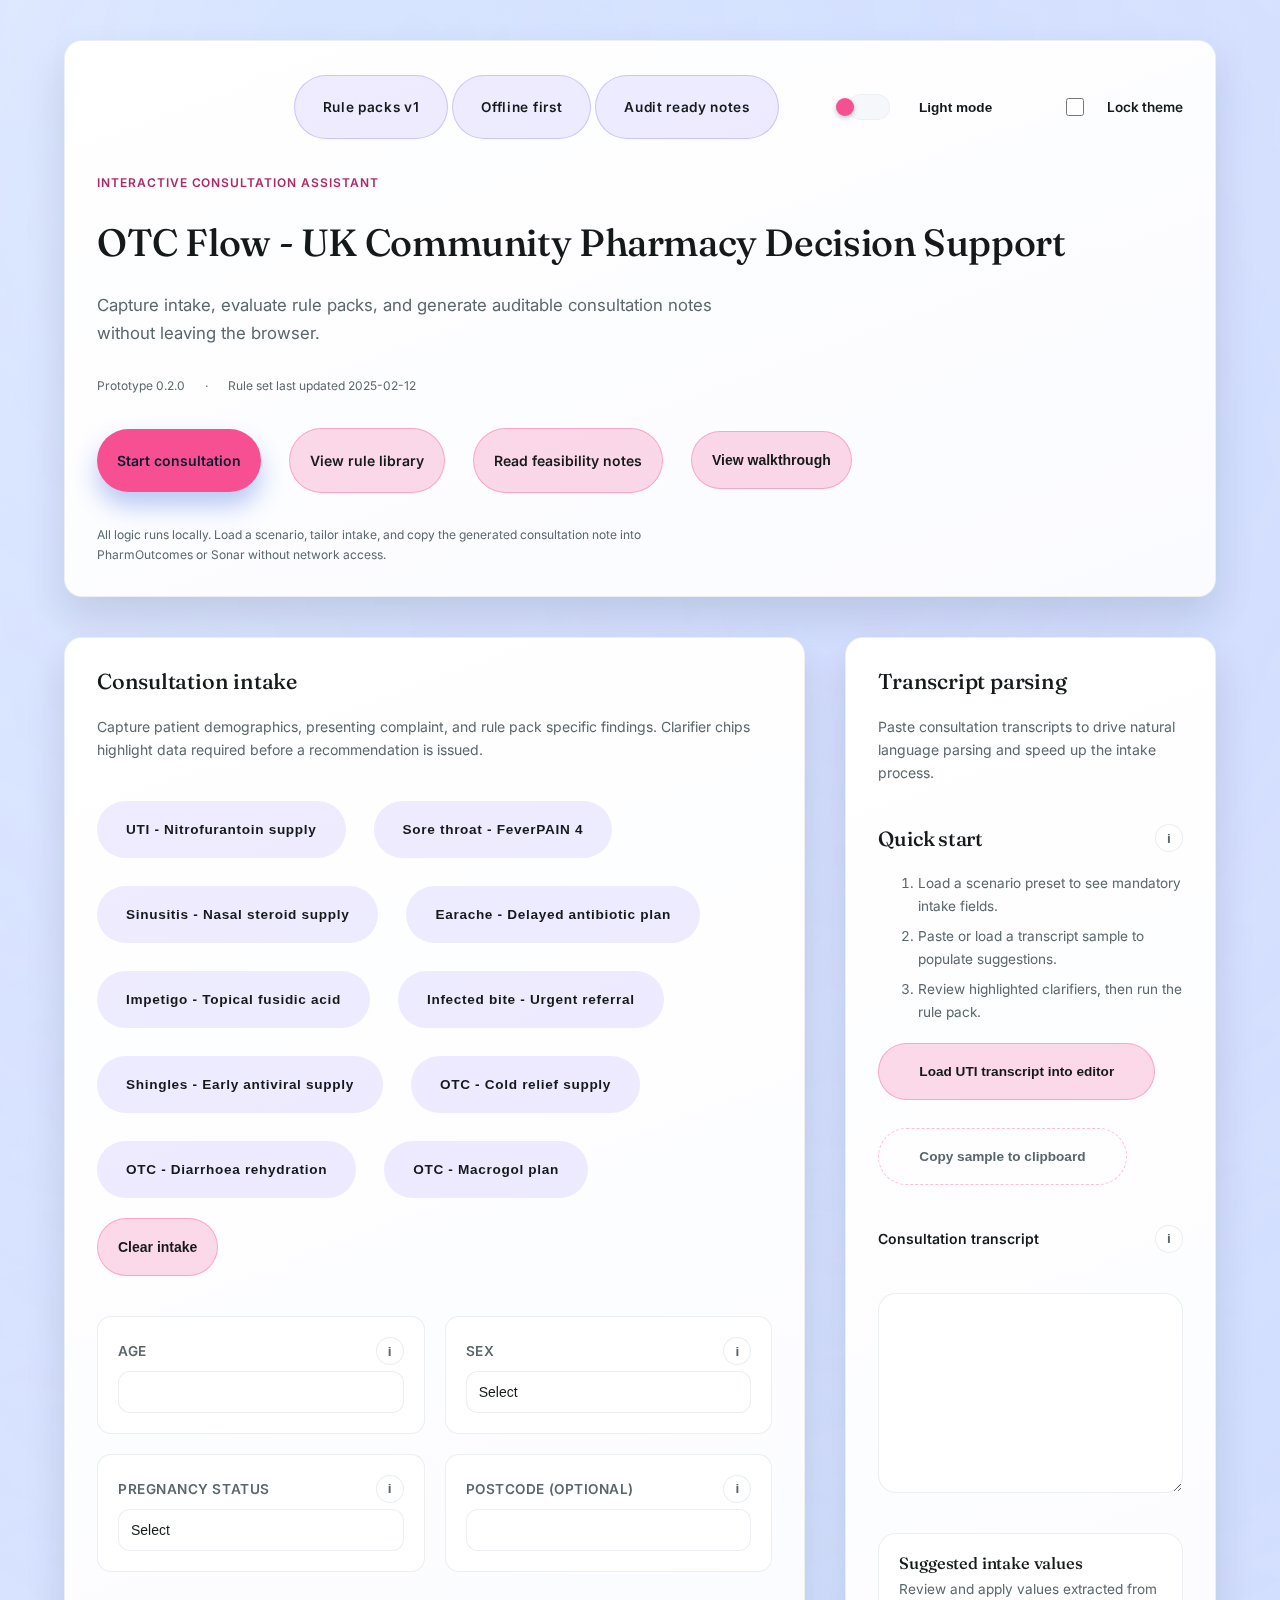
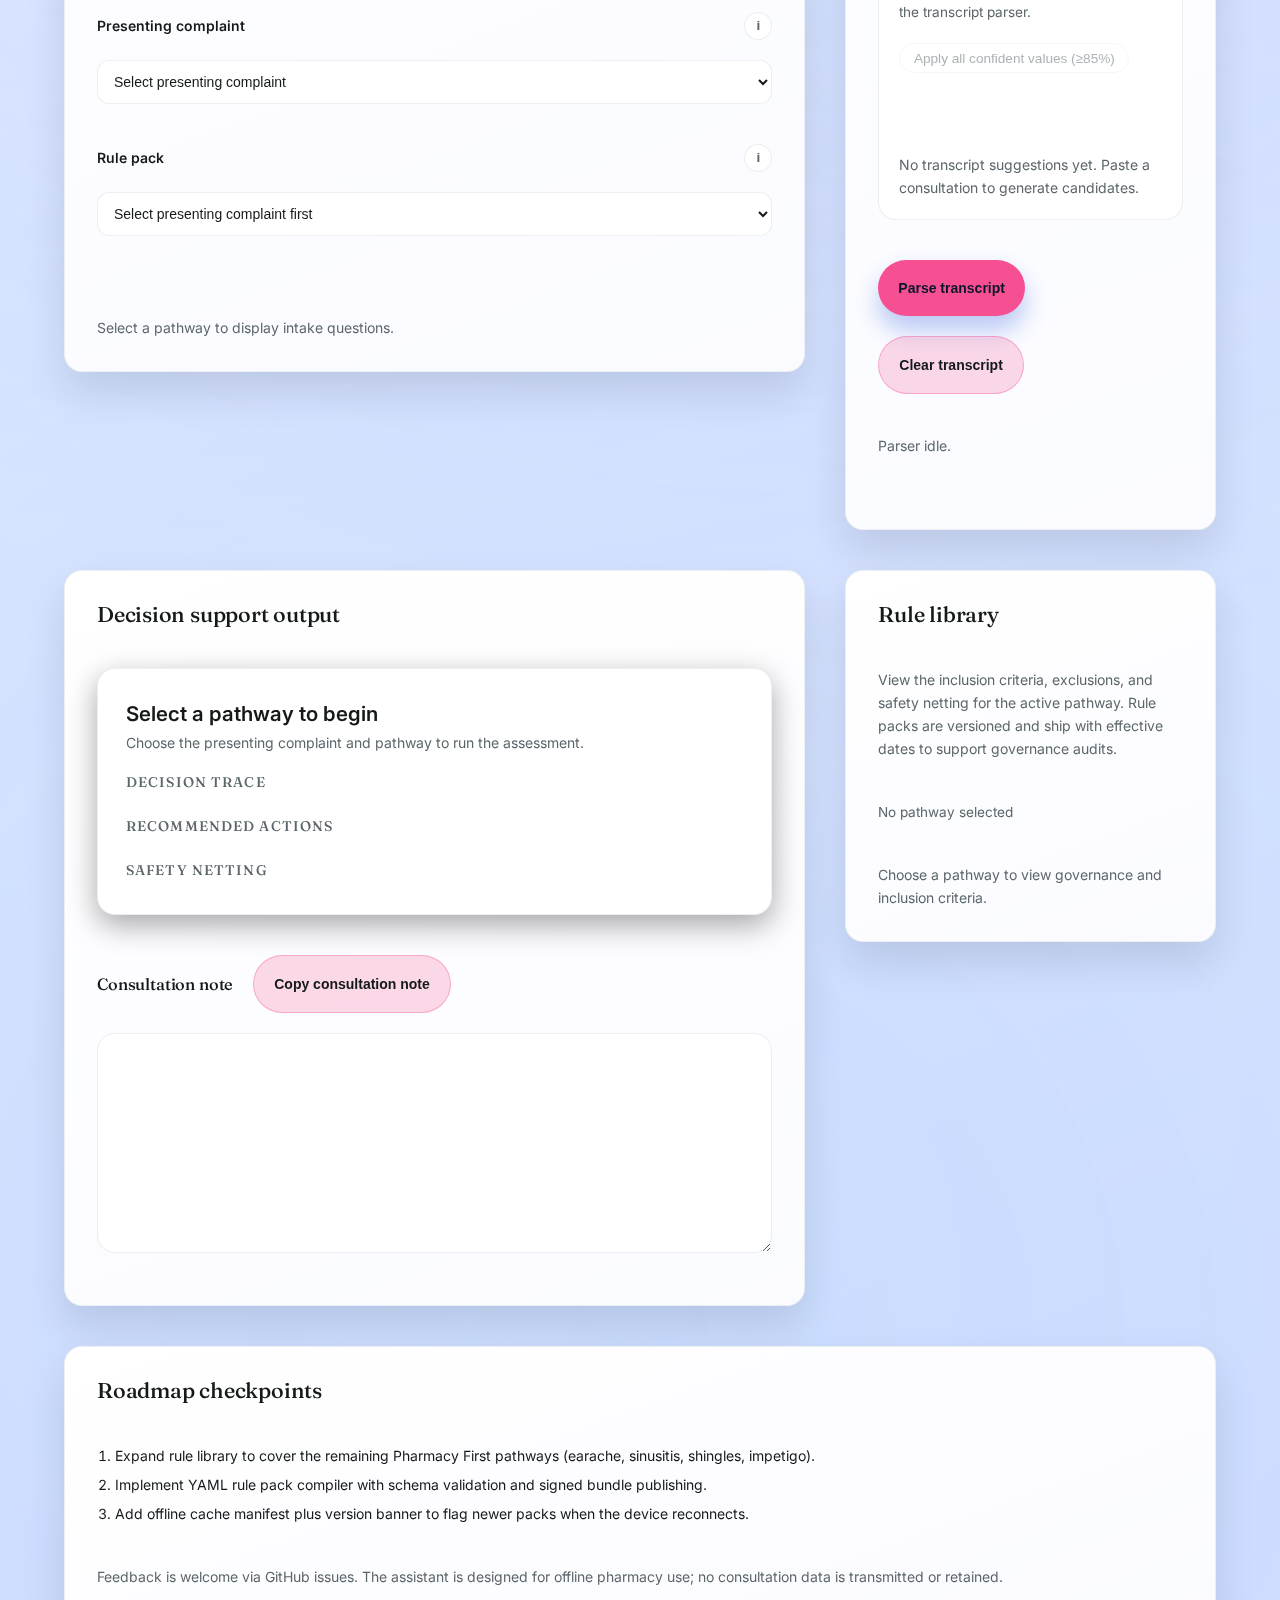
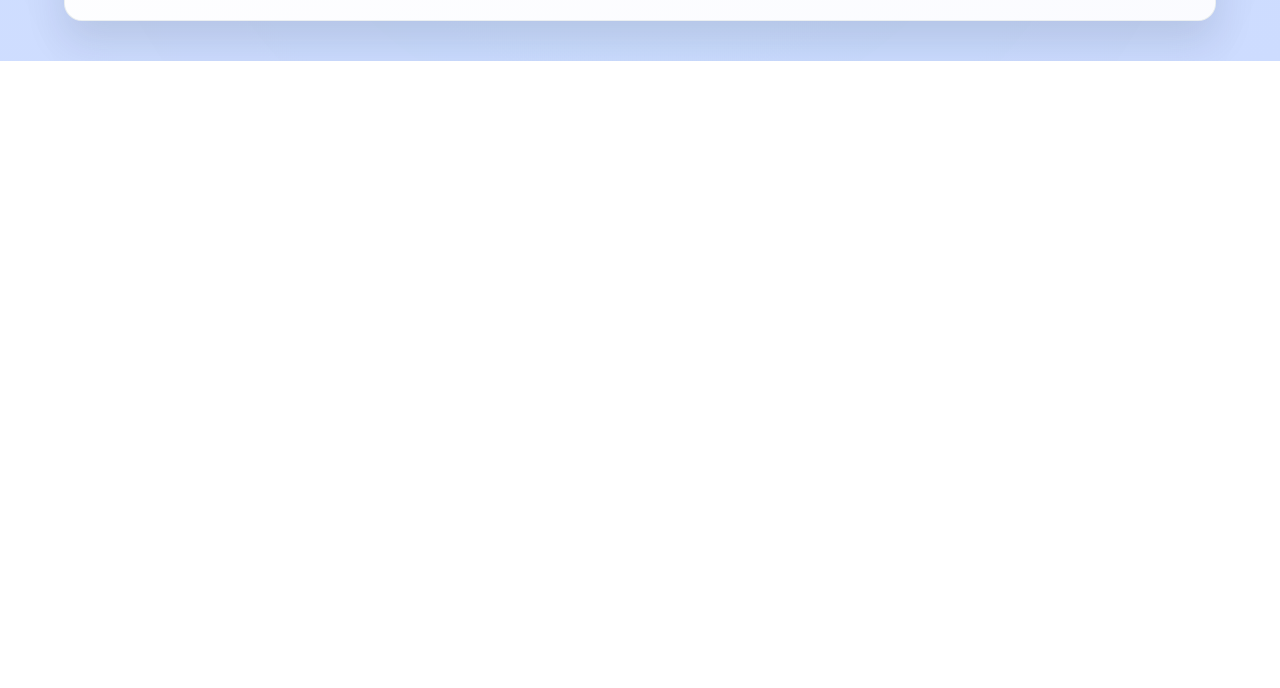
<file: index.html>
<!DOCTYPE html>
<html lang="en" class="theme-dark">
  <head>
    <meta charset="UTF-8" />
    <meta name="viewport" content="width=device-width, initial-scale=1.0" />
    <meta name="theme-color" media="(prefers-color-scheme: light)" content="#eff4ff" />
    <meta name="theme-color" media="(prefers-color-scheme: dark)" content="#0a0c12" />
    <script>
      (function () {
        var root = document.documentElement;
        var THEME_KEY = 'otcflow-theme';
        var THEME_LOCK_KEY = 'otcflow-theme-lock';

        function setTheme(theme) {
          var normalized = theme === 'light' ? 'light' : 'dark';
          root.classList.remove('theme-light', 'theme-dark', 'light', 'dark');
          root.classList.add('theme-' + normalized, normalized);
          root.dataset.theme = normalized;
        }

        function detectAutomaticTheme() {
          var hour = new Date().getHours();
          var isNight = hour >= 19 || hour < 7;
          var prefersDark = false;
          var prefersLight = false;

          if (typeof window.matchMedia === 'function') {
            try {
              prefersDark = window.matchMedia('(prefers-color-scheme: dark)').matches;
              prefersLight = window.matchMedia('(prefers-color-scheme: light)').matches;
            } catch (error) {
              prefersDark = isNight;
            }
          }

          if (prefersDark) {
            return 'dark';
          }

          if (prefersLight) {
            return 'light';
          }

          return isNight ? 'dark' : 'light';
        }

        var locked = false;
        var storedTheme = null;

        try {
          locked = localStorage.getItem(THEME_LOCK_KEY) === 'true';
          storedTheme = locked ? localStorage.getItem(THEME_KEY) : null;
        } catch (error) {
          locked = false;
          storedTheme = null;
        }

        if (storedTheme !== 'light' && storedTheme !== 'dark') {
          storedTheme = null;
        }

        setTheme(storedTheme || detectAutomaticTheme());
        root.dataset.themeLock = locked ? 'true' : 'false';
      })();
    </script>
    <link rel="icon" href="assets/favicon.png" type="image/png" />
    <link rel="apple-touch-icon" href="assets/favicon.png" />
    <link rel="manifest" href="manifest.webmanifest" />
    <link rel="preconnect" href="https://fonts.googleapis.com" />
    <link rel="preconnect" href="https://fonts.gstatic.com" crossorigin />
    <link
      rel="preload"
      as="style"
      href="https://fonts.googleapis.com/css2?family=Fraunces:opsz,wght@9..144,400..700&family=Inter:opsz,wght@14..32,400..700&display=swap"
    />
    <link
      rel="stylesheet"
      href="https://fonts.googleapis.com/css2?family=Fraunces:opsz,wght@9..144,400..700&family=Inter:opsz,wght@14..32,400..700&display=swap"
    />
    <link rel="stylesheet" href="assets/css/design.css" />
    <link rel="stylesheet" href="assets/css/theme.css" />
    <meta
      name="description"
      content="Offline-ready UK community pharmacy OTC decision support assistant with rule packs, audit trails, and documentation generation."
    />
    <meta property="og:title" content="OTC Flow · UK Community Pharmacy Decision Support" />
    <meta
      property="og:description"
      content="Interactive Pharmacy First and OTC decision support with deterministic rule packs and safety netting."
    />
    <meta property="og:type" content="website" />
    <meta property="og:image" content="assets/favicon.png" />
    <meta name="twitter:card" content="summary_large_image" />
    <meta name="twitter:title" content="OTC Flow · UK Community Pharmacy Decision Support" />
    <meta
      name="twitter:description"
      content="Interactive Pharmacy First and OTC decision support with deterministic rule packs and safety netting."
    />
    <meta name="twitter:image" content="assets/favicon.png" />
    <meta name="theme-color" content="#1f3c88" />
    <title>OTC Flow · UK Community Pharmacy Decision Support</title>
  </head>
  <body>
    <div class="page shell page-sheen">
      <div id="sr-status" class="visually-hidden" aria-live="polite"></div>
      <div class="wrapper">
        <header class="hero surface-card motion-fade-in" aria-labelledby="hero-title">
          <div class="surface-content stack">
            <div class="hero__top cluster cluster--end">
              <div class="hero-controls toolbar">
                <span class="chip chip--outline">Rule packs v1</span>
                <span class="chip chip--outline">Offline first</span>
                <span class="chip chip--outline">Audit ready notes</span>
              </div>
              <div class="theme-controls" role="group" aria-label="Colour theme controls">
                <button type="button" class="theme-toggle" id="theme-toggle" aria-pressed="true">
                  <span class="toggle-track" aria-hidden="true">
                    <span class="toggle-thumb"></span>
                  </span>
                  <span class="toggle-label">Dark mode</span>
                </button>
                <label class="theme-lock" for="theme-lock">
                  <input type="checkbox" id="theme-lock" />
                  <span class="theme-lock__label">Lock theme</span>
                </label>
              </div>
            </div>
            <div class="hero__body stack stack--tight">
              <span class="hero__eyebrow">Interactive consultation assistant</span>
              <h1 id="hero-title">OTC Flow - UK Community Pharmacy Decision Support</h1>
              <p class="hero__lede">
                Capture intake, evaluate rule packs, and generate auditable consultation notes without leaving the browser.
              </p>
              <div class="hero__meta">
                <span class="hero__version">Prototype 0.2.0</span>
                <span aria-hidden="true" class="hero__meta-divider">·</span>
                <span class="hero__timestamp">Rule set last updated 2025-02-12</span>
              </div>
            </div>
            <div class="hero__actions cluster">
              <a class="btn btn--primary" href="#intake">Start consultation</a>
              <a class="btn btn--secondary" href="#rule-library">View rule library</a>
              <a class="btn btn--secondary" href="docs/feasibility.md">Read feasibility notes</a>
              <button type="button" class="btn btn--secondary" id="start-guided-tour">View walkthrough</button>
            </div>
            <p class="hero__note">
              All logic runs locally. Load a scenario, tailor intake, and copy the generated consultation note into PharmOutcomes
              or Sonar without network access.
            </p>
          </div>
        </header>
      </div>

      <main class="wrapper consultation-layout" id="intake">
        <section class="surface-card motion-slide-up intake-shell" aria-labelledby="intake-heading">
          <div class="surface-content stack">
            <div class="stack stack--tight">
              <h2 id="intake-heading">Consultation intake</h2>
              <p class="muted">
                Capture patient demographics, presenting complaint, and rule pack specific findings. Clarifier chips highlight
                data required before a recommendation is issued.
              </p>
            </div>
            <div class="toolbar">
              <div id="scenario-buttons" class="cluster" aria-label="Load sample scenarios"></div>
              <button type="button" class="btn btn--secondary" id="reset-intake">Clear intake</button>
            </div>
            <div class="patient-grid" aria-label="Patient details">
              <div class="patient-field">
                <div class="field-label">
                  <label for="patient-age">Age</label>
                  <button
                    type="button"
                    class="help-trigger"
                    data-help-key="patient-age"
                    aria-label="Why we collect patient age"
                    aria-expanded="false"
                  >
                    <span aria-hidden="true">i</span>
                  </button>
                </div>
                <input type="number" id="patient-age" name="patient-age" min="0" max="120" inputmode="numeric" />
              </div>
              <div class="patient-field">
                <div class="field-label">
                  <label for="patient-sex">Sex</label>
                  <button
                    type="button"
                    class="help-trigger"
                    data-help-key="patient-sex"
                    aria-label="How sex influences the rule packs"
                    aria-expanded="false"
                  >
                    <span aria-hidden="true">i</span>
                  </button>
                </div>
                <select id="patient-sex" name="patient-sex">
                  <option value="">Select</option>
                  <option value="female">Female</option>
                  <option value="male">Male</option>
                  <option value="other">Other / prefers not to say</option>
                </select>
              </div>
              <div class="patient-field">
                <div class="field-label">
                  <label for="patient-pregnant">Pregnancy status</label>
                  <button
                    type="button"
                    class="help-trigger"
                    data-help-key="patient-pregnancy"
                    aria-label="Why we ask about pregnancy status"
                    aria-expanded="false"
                  >
                    <span aria-hidden="true">i</span>
                  </button>
                </div>
                <select id="patient-pregnant" name="patient-pregnant">
                  <option value="">Select</option>
                  <option value="no">Not pregnant</option>
                  <option value="yes">Pregnant</option>
                  <option value="unknown">Unknown</option>
                </select>
              </div>
              <div class="patient-field">
                <div class="field-label">
                  <label for="patient-postcode">Postcode (optional)</label>
                  <button
                    type="button"
                    class="help-trigger"
                    data-help-key="patient-postcode"
                    aria-label="How postcode is used in reports"
                    aria-expanded="false"
                  >
                    <span aria-hidden="true">i</span>
                  </button>
                </div>
                <input type="text" id="patient-postcode" name="patient-postcode" maxlength="8" autocomplete="postal-code" />
              </div>
            </div>
            <div class="stack stack--tight">
              <div class="field-label">
                <label for="complaint-select" class="question__label">Presenting complaint</label>
                <button
                  type="button"
                  class="help-trigger"
                  data-help-key="complaint"
                  aria-label="How presenting complaints work"
                  aria-expanded="false"
                >
                  <span aria-hidden="true">i</span>
                </button>
              </div>
              <select id="complaint-select" name="complaint-select" class="question__input"></select>
            </div>
            <div class="stack stack--tight">
              <div class="field-label">
                <label for="rule-pack-select" class="question__label">Rule pack</label>
                <button
                  type="button"
                  class="help-trigger"
                  data-help-key="rule-pack"
                  aria-label="Learn about rule pack selection"
                  aria-expanded="false"
                >
                  <span aria-hidden="true">i</span>
                </button>
              </div>
              <select id="rule-pack-select" name="rule-pack-select" class="question__input"></select>
            </div>
            <div class="cluster" id="missing-chips" aria-live="polite"></div>
            <div id="intake-sections" class="stack"></div>
          </div>
        </section>

        <section class="surface-card motion-slide-up transcript-shell" aria-labelledby="transcript-heading">
          <div class="surface-content stack">
            <div class="stack stack--tight">
              <h2 id="transcript-heading">Transcript parsing</h2>
              <p class="muted">
                Paste consultation transcripts to drive natural language parsing and speed up the intake process.
              </p>
            </div>
            <div class="transcript-quickstart card" id="transcript-quickstart">
              <div class="transcript-quickstart__content stack stack--tight">
                <div class="field-label transcript-quickstart__header">
                  <h3>Quick start</h3>
                  <button
                    type="button"
                    class="help-trigger"
                    data-help-key="transcript"
                    aria-label="How the transcript parser works"
                    aria-expanded="false"
                  >
                    <span aria-hidden="true">i</span>
                  </button>
                </div>
                <ol class="transcript-quickstart__list">
                  <li>Load a scenario preset to see mandatory intake fields.</li>
                  <li>Paste or load a transcript sample to populate suggestions.</li>
                  <li>Review highlighted clarifiers, then run the rule pack.</li>
                </ol>
                <div class="transcript-quickstart__actions cluster">
                  <button
                    type="button"
                    class="btn btn--secondary transcript-sample"
                    data-sample-id="uti_sample"
                    data-sample-action="load"
                  >
                    Load UTI transcript into editor
                  </button>
                  <button
                    type="button"
                    class="btn btn--ghost transcript-sample"
                    data-sample-id="uti_sample"
                    data-sample-action="copy"
                  >
                    Copy sample to clipboard
                  </button>
                </div>
              </div>
            </div>
            <div class="transcript-editor stack">
              <div class="field-label">
                <label for="nlp-transcript" class="question__label">Consultation transcript</label>
                <button
                  type="button"
                  class="help-trigger"
                  data-help-key="transcript-editor"
                  aria-label="Transcript editor tips"
                  aria-expanded="false"
                >
                  <span aria-hidden="true">i</span>
                </button>
              </div>
              <textarea
                id="nlp-transcript"
                name="nlp-transcript"
                spellcheck="false"
                aria-describedby="transcript-status transcript-feedback"
              ></textarea>
            </div>
            <div class="toolbar" role="group" aria-label="Transcript actions">
              <button
                type="button"
                class="btn btn--primary"
                id="parse-transcript"
                aria-controls="nlp-transcript transcript-status transcript-feedback"
              >
                Parse transcript
              </button>
              <button
                type="button"
                class="btn btn--secondary"
                id="clear-transcript"
                aria-controls="nlp-transcript"
              >
                Clear transcript
              </button>
            </div>
            <div class="transcript-status stack" aria-live="polite">
              <p id="transcript-status" class="muted" role="status">Parser idle.</p>
              <p id="transcript-feedback" class="muted"></p>
            </div>
          </div>
        </section>

        <section class="surface-card motion-slide-up" aria-labelledby="decision-heading">
          <div class="surface-content stack">
            <h2 id="decision-heading">Decision support output</h2>
            <div id="decision-card" class="decision-card" data-outcome="incomplete">
              <div>
                <div id="decision-status" class="decision-status">Awaiting intake</div>
                <p id="decision-summary" class="decision-summary"></p>
              </div>
              <div class="decision-block">
                <h3>Decision trace</h3>
                <ul id="decision-trace" class="trace-list"></ul>
              </div>
              <div class="decision-block">
                <h3>Recommended actions</h3>
                <ul id="actions-list"></ul>
              </div>
              <div class="decision-block is-hidden" id="warnings-block">
                <h3>Warnings</h3>
                <ul id="warnings-list"></ul>
              </div>
              <div class="decision-block">
                <h3>Safety netting</h3>
                <ul id="safety-net-list"></ul>
              </div>
            </div>
            <div class="documentation-shell">
              <div class="toolbar">
                <h3>Consultation note</h3>
                <button type="button" class="btn btn--secondary" id="copy-documentation">Copy consultation note</button>
              </div>
              <textarea id="documentation-output" spellcheck="false" aria-label="Consultation documentation"></textarea>
              <p id="governance-summary" class="governance-meta"></p>
            </div>
          </div>
        </section>

        <aside class="surface-card motion-slide-up" id="rule-library" aria-labelledby="rule-pack-heading">
          <div class="surface-content stack">
            <h2 id="rule-pack-heading">Rule library</h2>
            <p class="muted">
              View the inclusion criteria, exclusions, and safety netting for the active pathway. Rule packs are versioned and
              ship with effective dates to support governance audits.
            </p>
            <p id="rule-pack-meta" class="governance-meta">No pathway selected</p>
            <div id="rule-pack-details" class="stack"></div>
          </div>
        </aside>
      </main>

      <section class="wrapper motion-slide-up" aria-labelledby="roadmap-heading">
        <div class="surface-card">
          <div class="surface-content stack">
            <h2 id="roadmap-heading">Roadmap checkpoints</h2>
            <ol class="list">
              <li>Expand rule library to cover the remaining Pharmacy First pathways (earache, sinusitis, shingles, impetigo).</li>
              <li>Implement YAML rule pack compiler with schema validation and signed bundle publishing.</li>
              <li>Add offline cache manifest plus version banner to flag newer packs when the device reconnects.</li>
            </ol>
            <p class="muted">
              Feedback is welcome via GitHub issues. The assistant is designed for offline pharmacy use; no consultation data is
              transmitted or retained.
            </p>
          </div>
        </div>
      </section>
    </div>

    <script type="module" src="assets/js/otc-tool.js"></script>
    <script>
      (function () {
        var root = document.documentElement;
        var THEME_KEY = 'otcflow-theme';
        var THEME_LOCK_KEY = 'otcflow-theme-lock';
        var toggle = document.getElementById('theme-toggle');
        var lock = document.getElementById('theme-lock');

        if (!toggle || !lock) {
          return;
        }

        function updateToggleLabel(theme) {
          var label = theme === 'light' ? 'Light mode' : 'Dark mode';
          var pressed = theme !== 'light';
          toggle.setAttribute('aria-pressed', String(pressed));
          var textNode = toggle.querySelector('.toggle-label');
          if (textNode) {
            textNode.textContent = label;
          }
        }

        function setTheme(theme, persist) {
          var normalized = theme === 'light' ? 'light' : 'dark';
          root.classList.remove('theme-light', 'theme-dark', 'light', 'dark');
          root.classList.add('theme-' + normalized, normalized);
          root.dataset.theme = normalized;
          updateToggleLabel(normalized);
          if (!persist) {
            return;
          }
          try {
            localStorage.setItem(THEME_KEY, normalized);
          } catch (error) {
            /* ignore */
          }
        }

        function setLockState(locked) {
          root.dataset.themeLock = locked ? 'true' : 'false';
          try {
            localStorage.setItem(THEME_LOCK_KEY, locked ? 'true' : 'false');
            if (!locked) {
              localStorage.removeItem(THEME_KEY);
            }
          } catch (error) {
            /* ignore */
          }
        }

        var currentTheme = root.dataset.theme === 'light' ? 'light' : 'dark';
        updateToggleLabel(currentTheme);
        lock.checked = root.dataset.themeLock === 'true';

        toggle.addEventListener('click', function () {
          if (root.dataset.themeLock === 'true') {
            return;
          }
          currentTheme = currentTheme === 'dark' ? 'light' : 'dark';
          setTheme(currentTheme, true);
        });

        lock.addEventListener('change', function () {
          var locked = lock.checked;
          setLockState(locked);
          if (!locked) {
            setTheme(currentTheme, false);
          } else {
            setTheme(currentTheme, true);
          }
        });
      })();
    </script>
  </body>
</html>
</file>
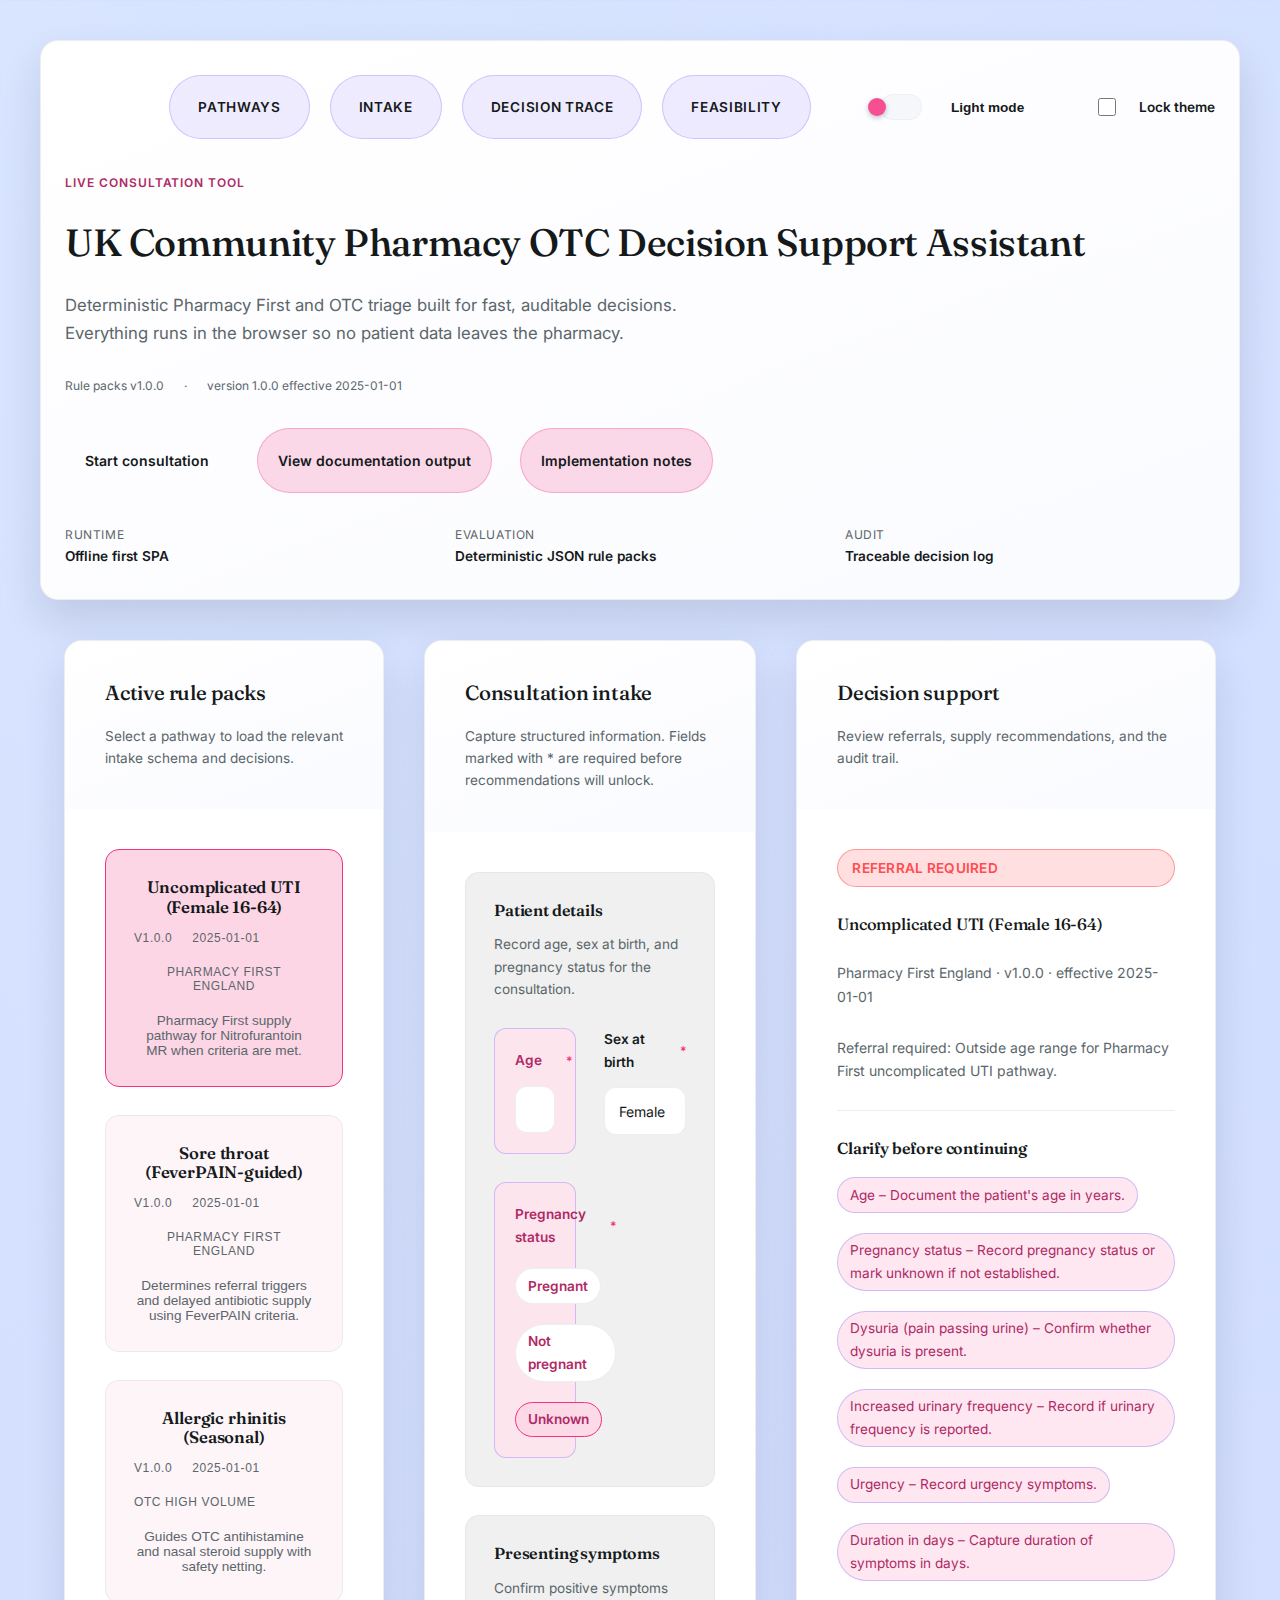
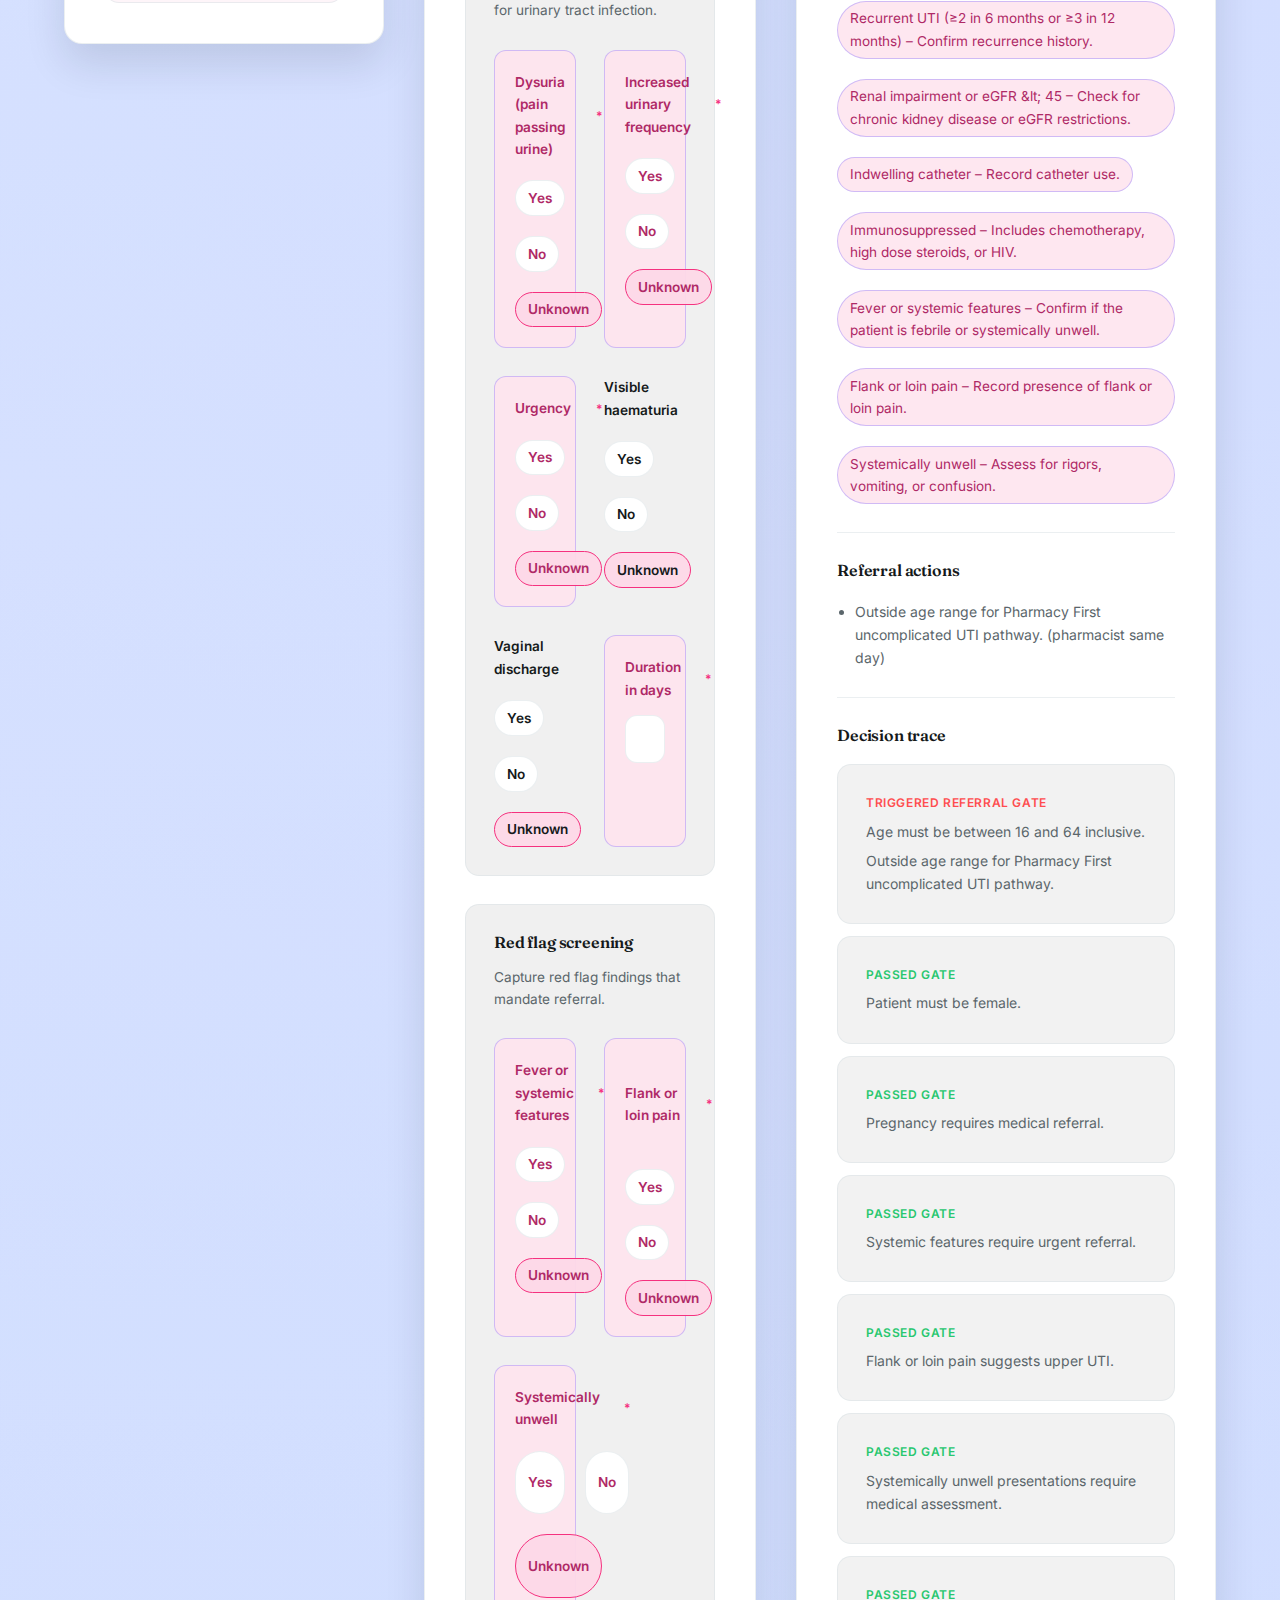
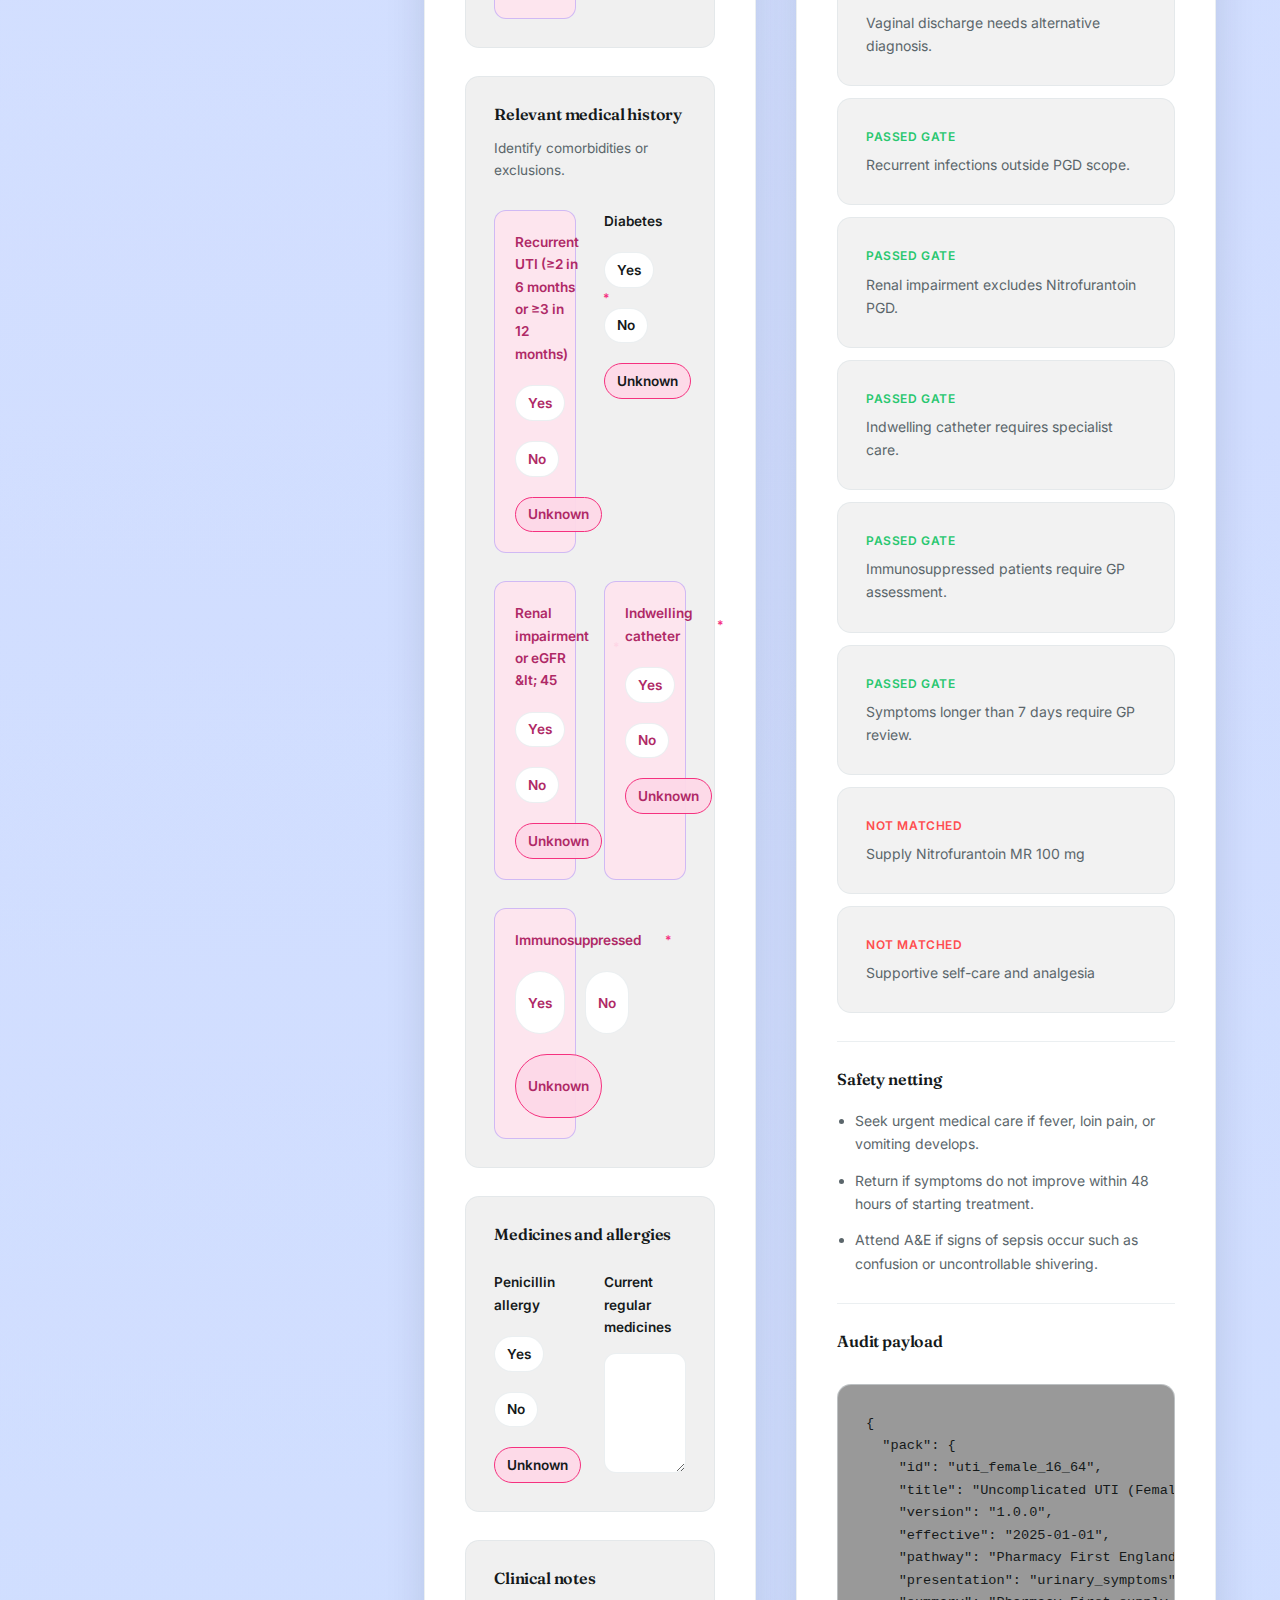
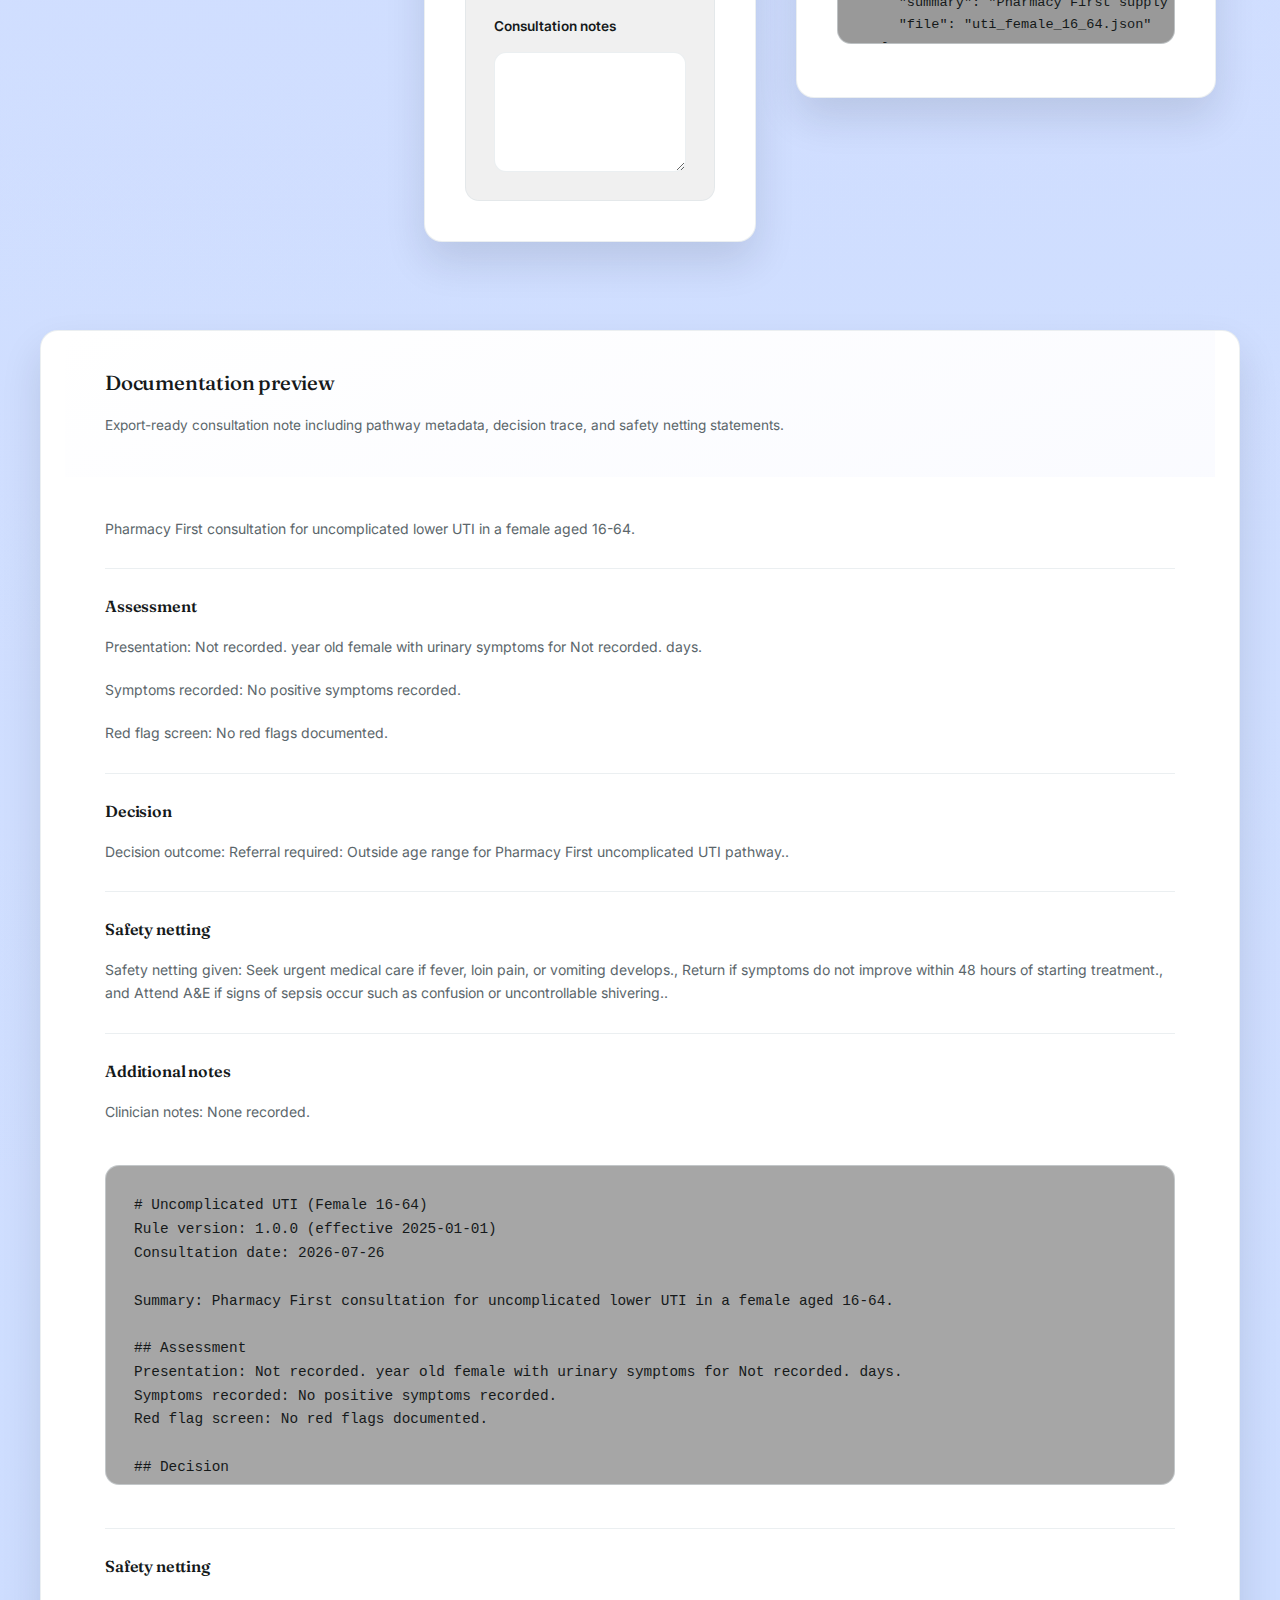
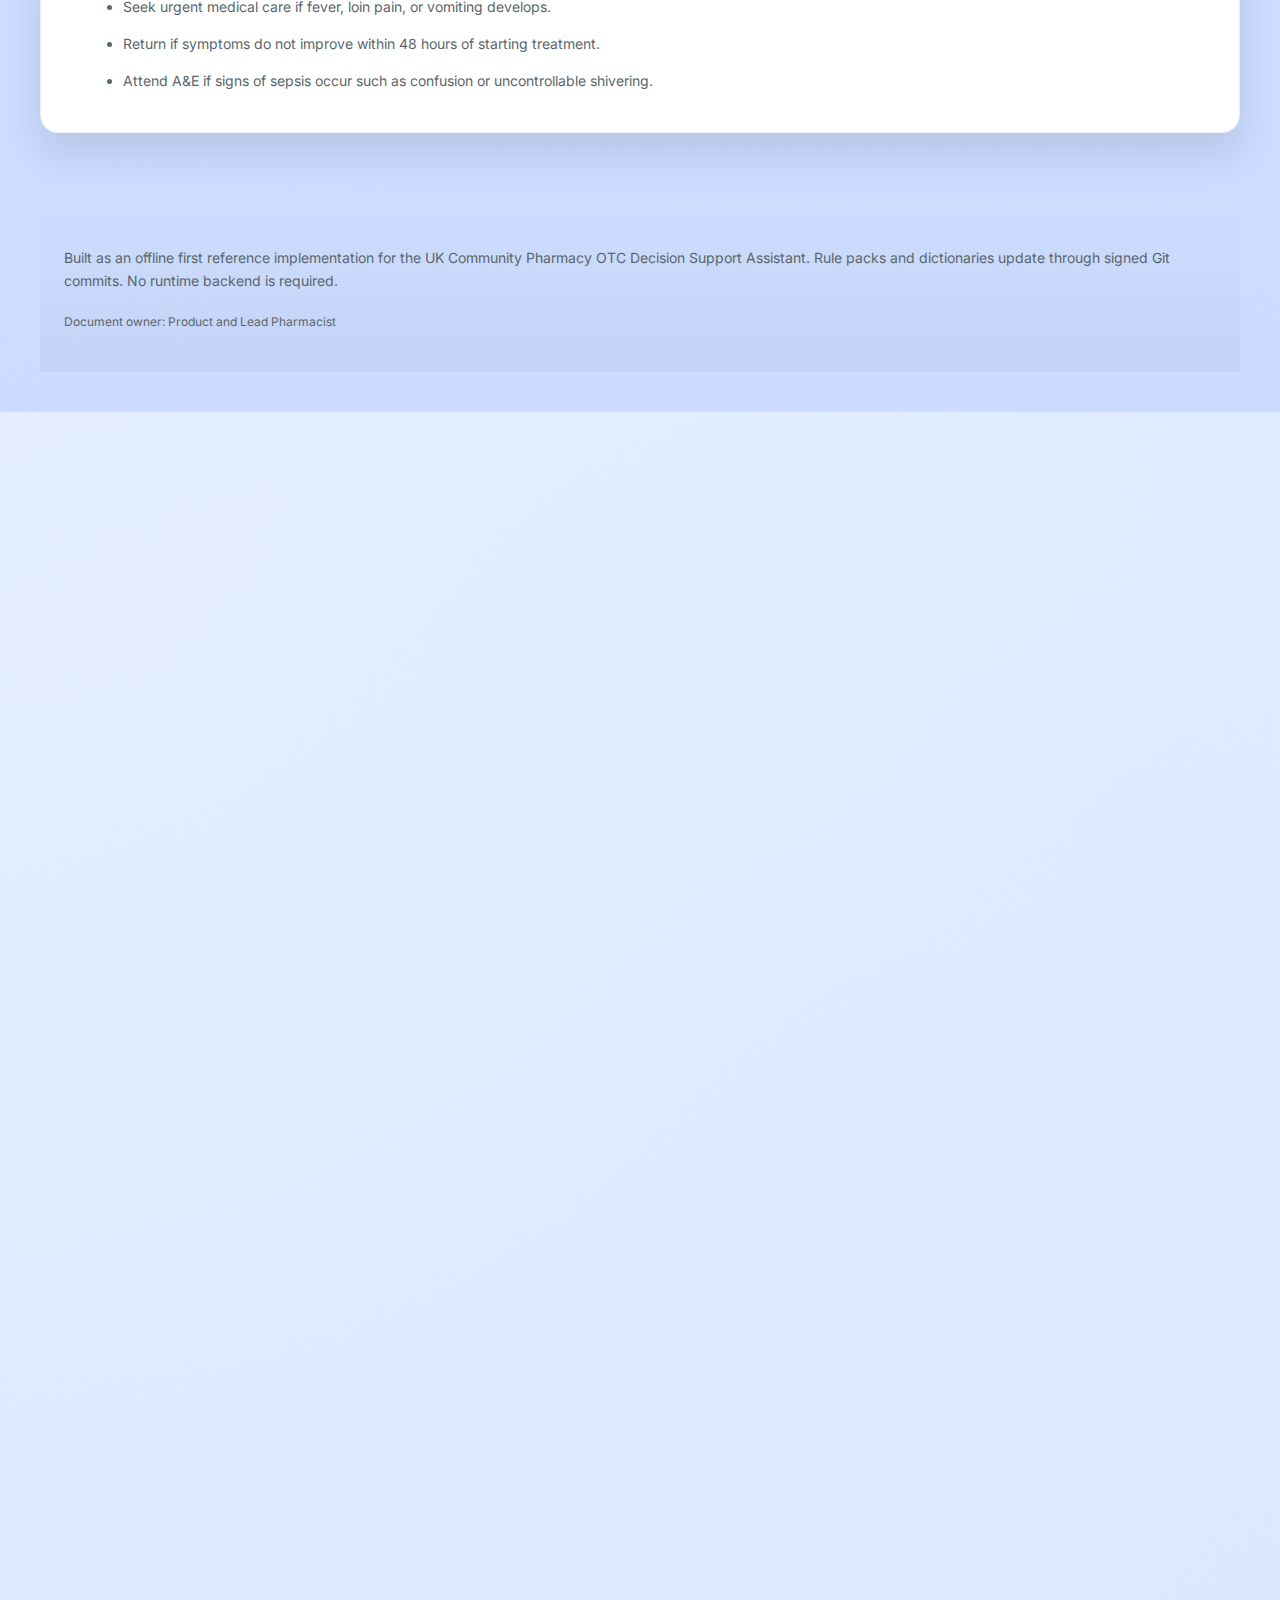
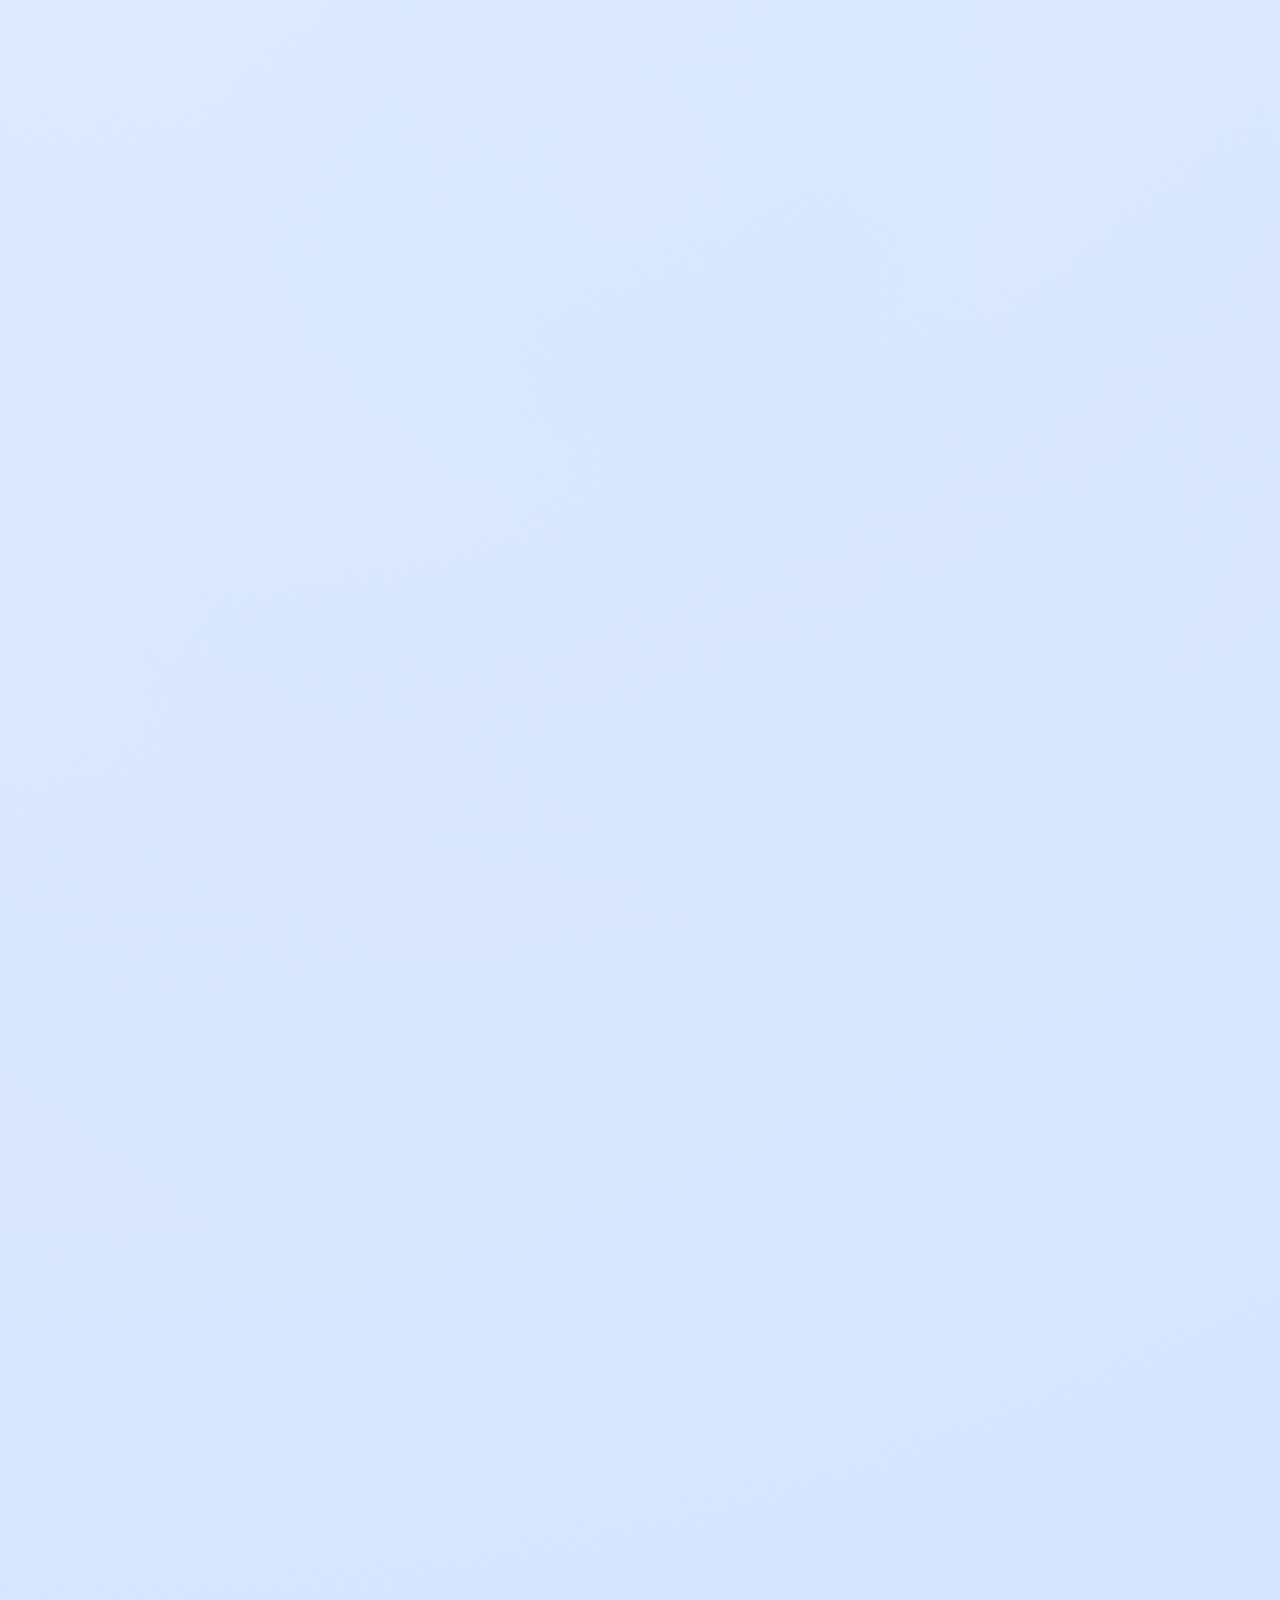
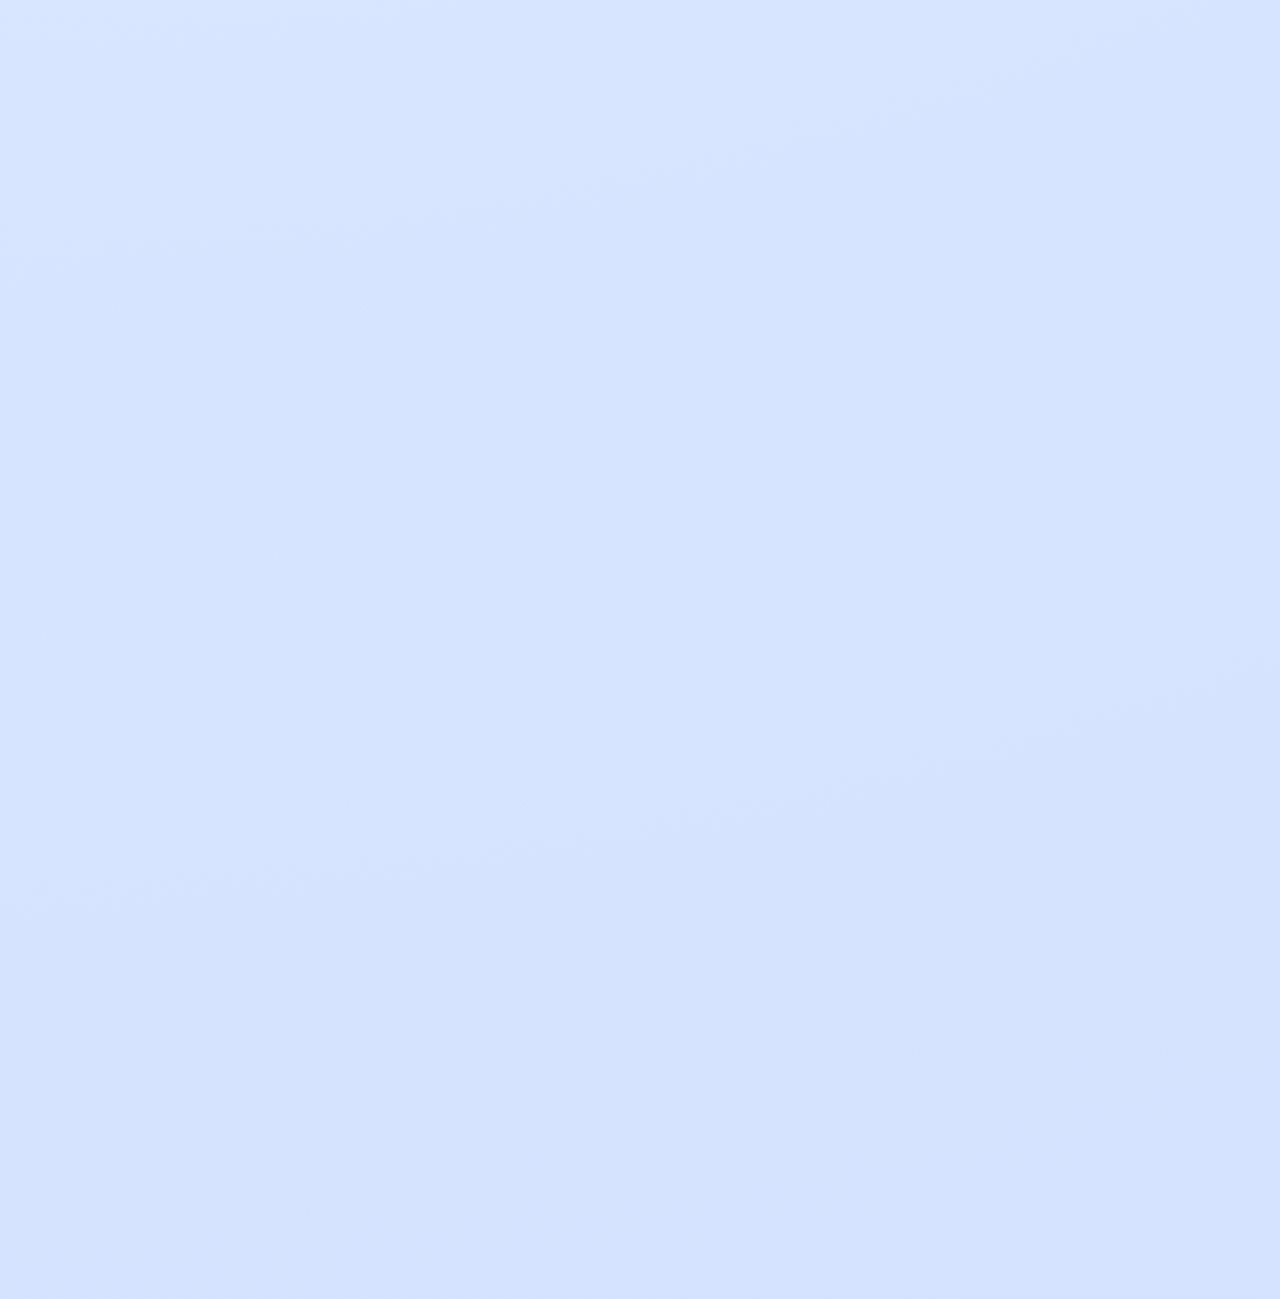
<file: previews/pr-3/index.html>
<!DOCTYPE html>
<html lang="en" class="theme-dark">
<head>
  <meta charset="UTF-8" />
  <meta name="viewport" content="width=device-width, initial-scale=1.0" />
  <meta name="theme-color" media="(prefers-color-scheme: light)" content="#eff4ff" />
  <meta name="theme-color" media="(prefers-color-scheme: dark)" content="#0a0c12" />
  <script>
    (function () {
      var root = document.documentElement;
      var THEME_KEY = 'otcflow-theme';
      var THEME_LOCK_KEY = 'otcflow-theme-lock';

      function setTheme(theme) {
        var normalized = theme === 'light' ? 'light' : 'dark';
        root.classList.remove('theme-light', 'theme-dark', 'light', 'dark');
        root.classList.add('theme-' + normalized, normalized);
        root.dataset.theme = normalized;
      }

      function detectAutomaticTheme() {
        var hour = new Date().getHours();
        var isNight = hour >= 19 || hour < 7;
        var prefersDark = false;
        var prefersLight = false;

        if (typeof window.matchMedia === 'function') {
          try {
            prefersDark = window.matchMedia('(prefers-color-scheme: dark)').matches;
            prefersLight = window.matchMedia('(prefers-color-scheme: light)').matches;
          } catch (error) {
            prefersDark = isNight;
          }
        }

        if (prefersDark) {
          return 'dark';
        }

        if (prefersLight) {
          return 'light';
        }

        return isNight ? 'dark' : 'light';
      }

      var locked = false;
      var storedTheme = null;

      try {
        locked = localStorage.getItem(THEME_LOCK_KEY) === 'true';
        storedTheme = locked ? localStorage.getItem(THEME_KEY) : null;
      } catch (error) {
        locked = false;
        storedTheme = null;
      }

      if (storedTheme !== 'light' && storedTheme !== 'dark') {
        storedTheme = null;
      }

      setTheme(storedTheme || detectAutomaticTheme());
      root.dataset.themeLock = locked ? 'true' : 'false';
    })();
  </script>
  <link rel="icon" href="assets/favicon.png" type="image/png" />
  <link rel="apple-touch-icon" href="assets/favicon.png" />
  <link rel="preconnect" href="https://fonts.googleapis.com" />
  <link rel="preconnect" href="https://fonts.gstatic.com" crossorigin />
  <link
    rel="preload"
    as="style"
    href="https://fonts.googleapis.com/css2?family=Fraunces:opsz,wght@9..144,400..700&family=Inter:opsz,wght@14..32,400..700&display=swap"
  />
  <link
    rel="stylesheet"
    href="https://fonts.googleapis.com/css2?family=Fraunces:opsz,wght@9..144,400..700&family=Inter:opsz,wght@14..32,400..700&display=swap"
  />
  <link rel="stylesheet" href="assets/css/design.css" />
  <link rel="stylesheet" href="assets/css/theme.css" />
  <meta
    name="description"
    content="Browser based UK community pharmacy OTC decision support assistant with deterministic rule packs and audit ready documentation."
  />
  <meta property="og:title" content="UK Community Pharmacy OTC Decision Support Assistant" />
  <meta
    property="og:description"
    content="Offline friendly single page app for Pharmacy First and high volume OTC consultations."
  />
  <meta property="og:type" content="website" />
  <meta property="og:image" content="assets/favicon.png" />
  <meta name="twitter:card" content="summary_large_image" />
  <meta name="twitter:title" content="UK Community Pharmacy OTC Decision Support Assistant" />
  <meta
    name="twitter:description"
    content="Offline first community pharmacy consultation assistant with rule pack driven decisions."
  />
  <meta name="twitter:image" content="assets/favicon.png" />
  <title>UK Community Pharmacy OTC Decision Support Assistant</title>
</head>
<body>
  <div class="page app-shell page-sheen">
    <div id="sr-status" class="visually-hidden" aria-live="polite"></div>
    <header class="hero app-hero surface-card motion-fade-in" aria-labelledby="hero-title">
      <div class="wrapper surface-content stack stack--loose">
        <div class="hero__top cluster cluster--end">
          <div class="hero__chips chips" role="group" aria-label="Quick links">
            <a class="chip chip--outline" href="#pathways">Pathways</a>
            <a class="chip chip--outline" href="#intake">Intake</a>
            <a class="chip chip--outline" href="#decision">Decision trace</a>
            <a class="chip chip--outline" href="docs/feasibility.md">Feasibility</a>
          </div>
          <div class="theme-controls" role="group" aria-label="Color theme controls">
            <button type="button" class="theme-toggle" id="theme-toggle" aria-pressed="true">
              <span class="toggle-track" aria-hidden="true">
                <span class="toggle-thumb"></span>
              </span>
              <span class="toggle-label">Dark mode</span>
            </button>
            <label class="theme-lock" for="theme-lock">
              <input type="checkbox" id="theme-lock" />
              <span class="theme-lock__label">Lock theme</span>
            </label>
          </div>
        </div>
        <div class="hero__body stack stack--tight">
          <span class="hero__eyebrow">Live consultation tool</span>
          <h1 id="hero-title">UK Community Pharmacy OTC Decision Support Assistant</h1>
          <p class="hero__lede">
            Deterministic Pharmacy First and OTC triage built for fast, auditable decisions. Everything runs in the browser so
            no patient data leaves the pharmacy.
          </p>
          <div class="hero__meta">
            <span class="hero__version">Rule packs v1.0.0</span>
            <span aria-hidden="true" class="hero__meta-divider">·</span>
            <span class="hero__timestamp" id="pack-timestamp">Loaded 2025-01-01</span>
          </div>
        </div>
        <div class="hero__actions cluster">
          <a class="btn btn-primary" href="#intake">Start consultation</a>
          <a class="btn btn--secondary" href="#documentation">View documentation output</a>
          <a class="btn btn--secondary" href="README.md">Implementation notes</a>
        </div>
        <dl class="hero__metrics kv kv--inline" aria-label="Runtime guarantees">
          <div>
            <dt>Runtime</dt>
            <dd>Offline first SPA</dd>
          </div>
          <div>
            <dt>Evaluation</dt>
            <dd>Deterministic JSON rule packs</dd>
          </div>
          <div>
            <dt>Audit</dt>
            <dd>Traceable decision log</dd>
          </div>
        </dl>
      </div>
    </header>

    <main class="app-main">
      <div class="wrapper app-grid" id="pathways">
        <aside class="panel panel--pathways" aria-labelledby="pathways-heading">
          <div class="panel__header">
            <h2 class="panel__title" id="pathways-heading">Active rule packs</h2>
            <p class="panel__subtitle">Select a pathway to load the relevant intake schema and decisions.</p>
          </div>
          <div class="panel__body" id="pathway-list" role="list"></div>
        </aside>

        <section class="panel panel--intake" id="intake" aria-labelledby="intake-heading">
          <div class="panel__header">
            <h2 class="panel__title" id="intake-heading">Consultation intake</h2>
            <p class="panel__subtitle">
              Capture structured information. Fields marked with <span aria-hidden="true">*</span>
              <span class="visually-hidden">asterisk</span> are required before recommendations will unlock.
            </p>
          </div>
          <div class="panel__body" id="intake-container" data-empty-message="Select a pathway to begin."></div>
        </section>

        <section class="panel panel--results" id="decision" aria-labelledby="decision-heading">
          <div class="panel__header">
            <h2 class="panel__title" id="decision-heading">Decision support</h2>
            <p class="panel__subtitle">Review referrals, supply recommendations, and the audit trail.</p>
          </div>
          <div class="panel__body" id="results-container"></div>
        </section>
      </div>
    </main>

    <section class="wrapper panel panel--documentation" id="documentation" aria-labelledby="documentation-heading">
      <div class="panel__header">
        <h2 class="panel__title" id="documentation-heading">Documentation preview</h2>
        <p class="panel__subtitle">
          Export-ready consultation note including pathway metadata, decision trace, and safety netting statements.
        </p>
      </div>
      <div class="panel__body" id="documentation-container">
        <p class="muted">Run a consultation to generate structured documentation output.</p>
      </div>
    </section>

    <footer class="spec-footer">
      <div class="wrapper spec-footer__content">
        <p>
          Built as an offline first reference implementation for the UK Community Pharmacy OTC Decision Support Assistant.
          Rule packs and dictionaries update through signed Git commits. No runtime backend is required.
        </p>
        <p class="spec-footer__owner">Document owner: Product and Lead Pharmacist</p>
      </div>
    </footer>
  </div>

  <script type="module" src="assets/js/otc/app.js"></script>
</body>
</html>
</file>
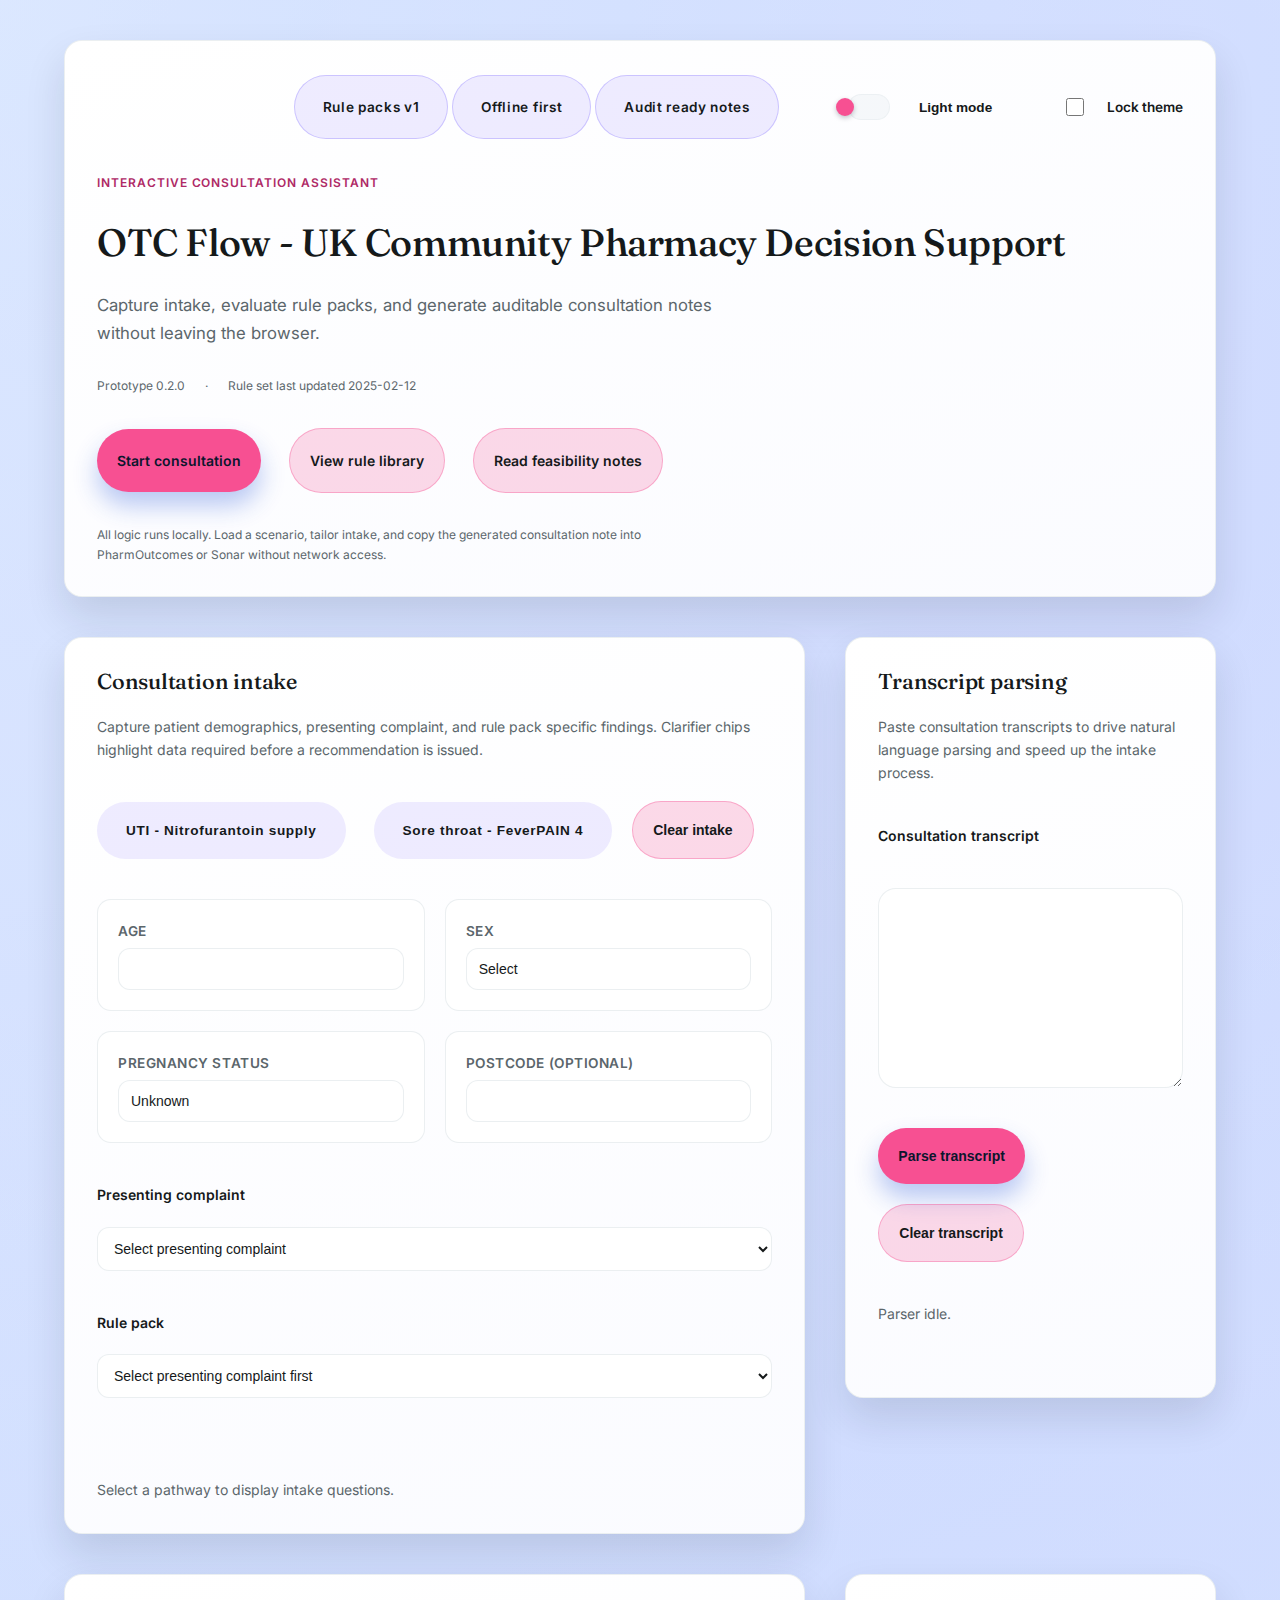
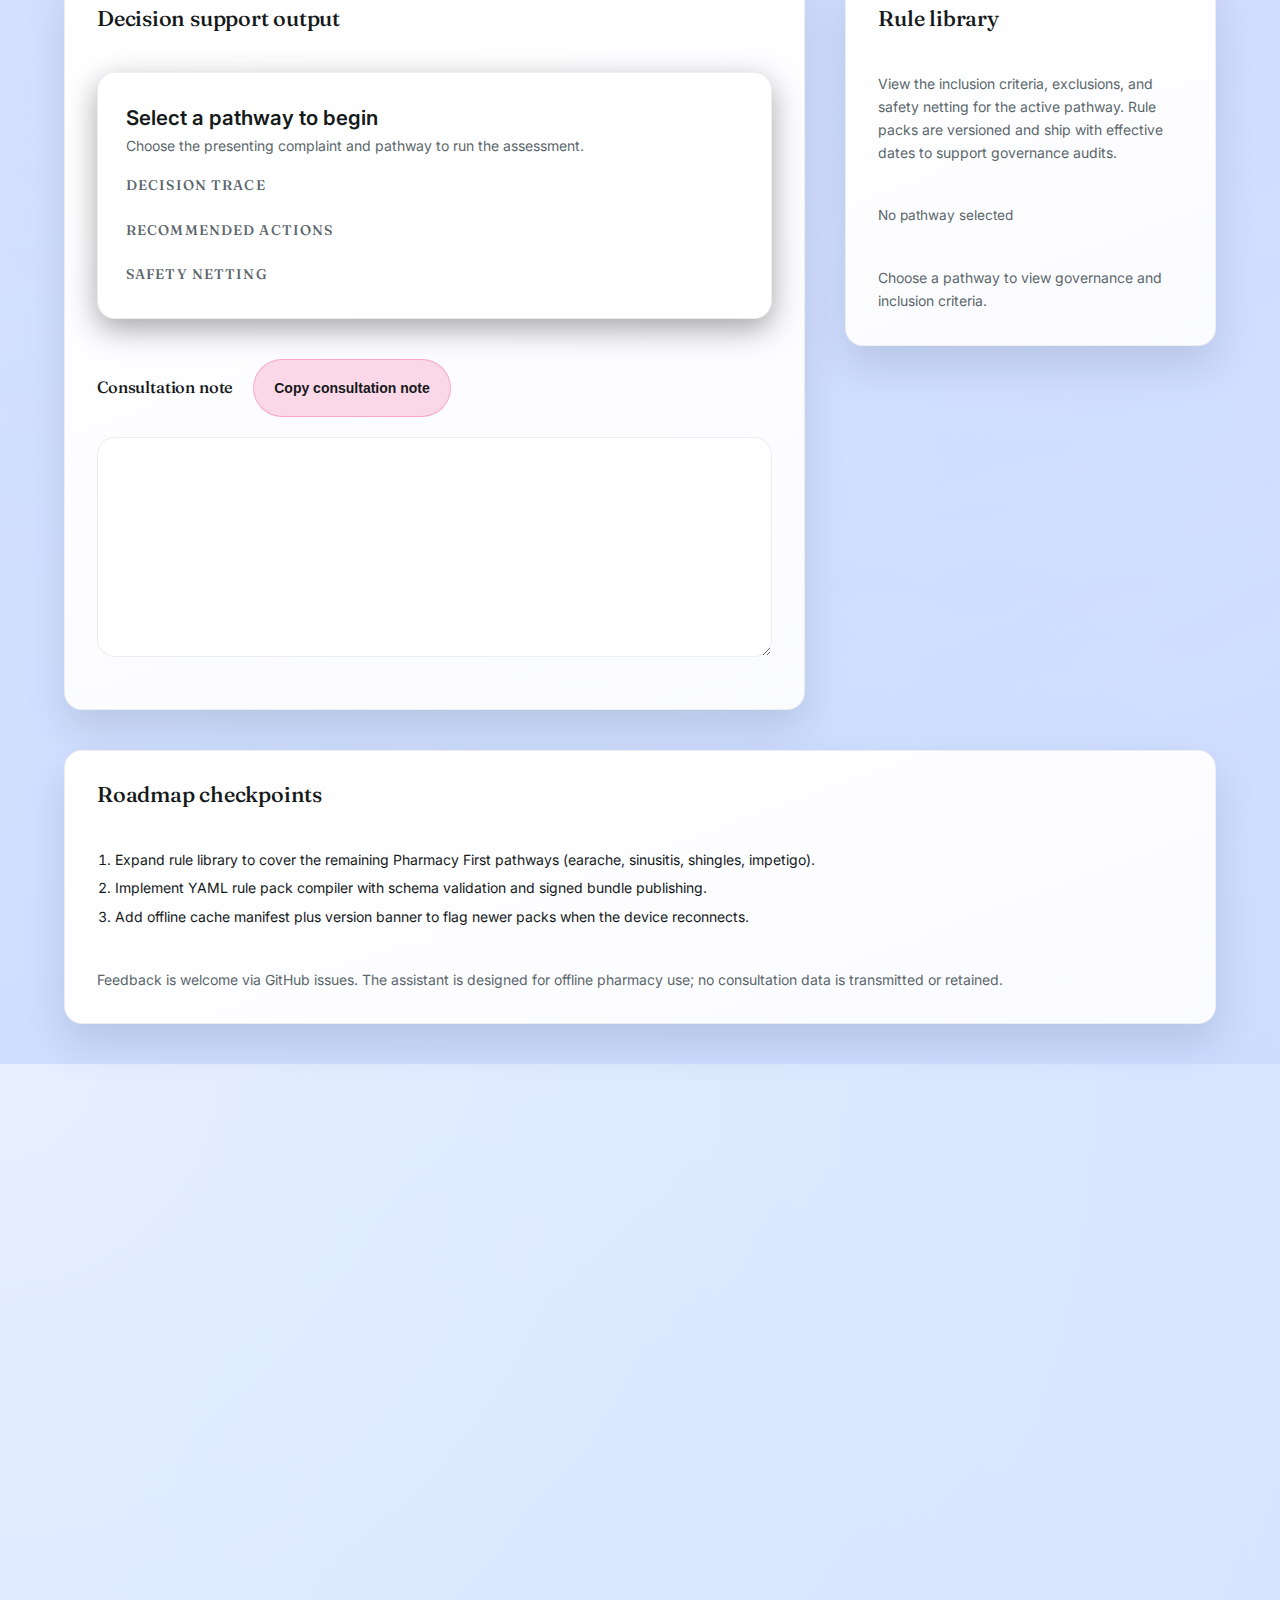
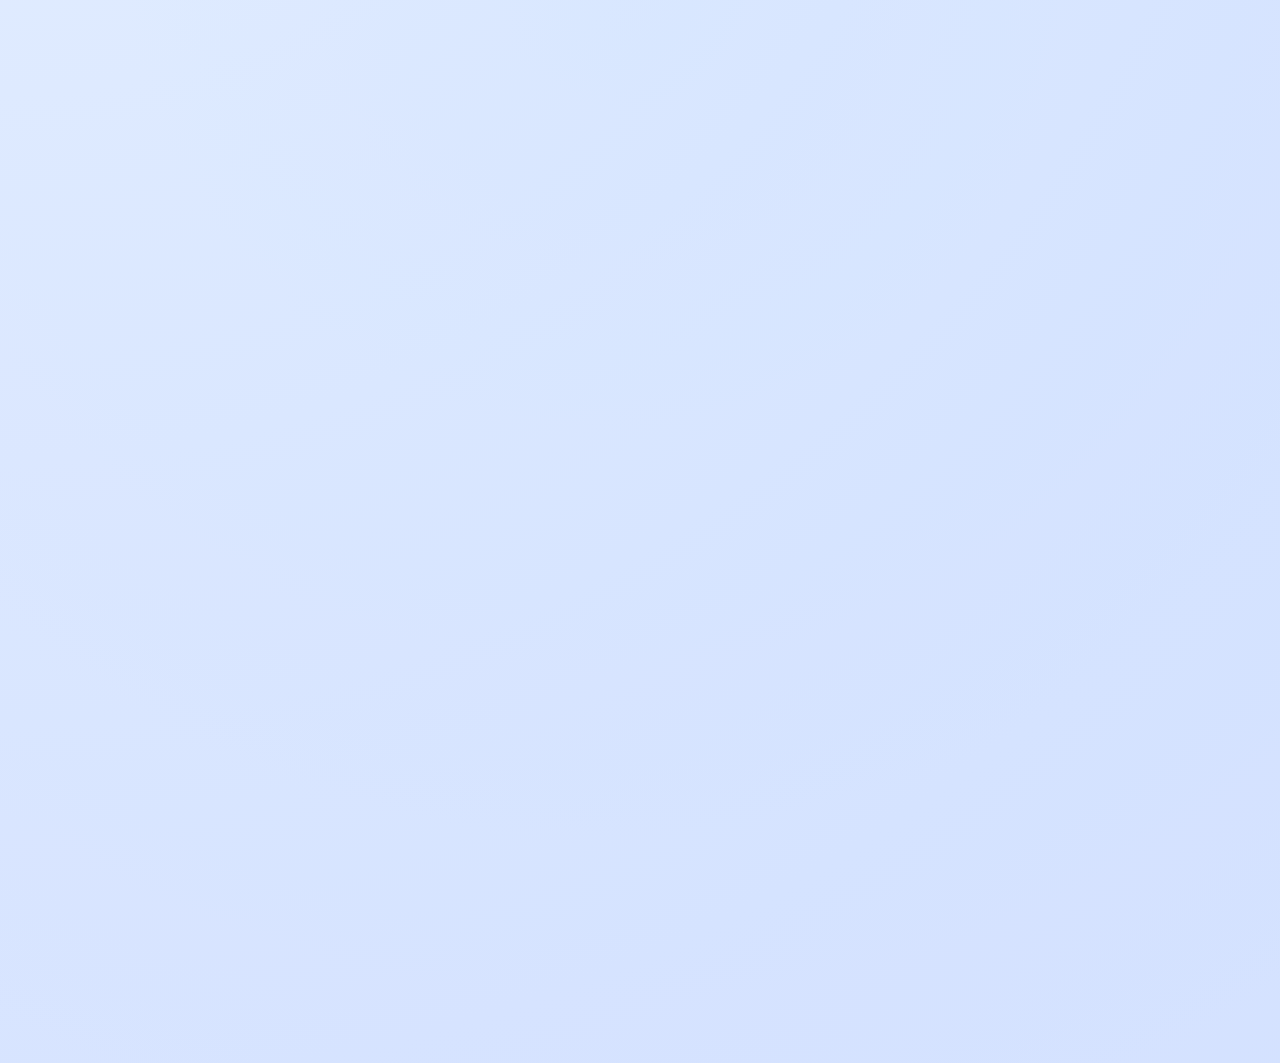
<file: previews/pr-6/index.html>
<!DOCTYPE html>
<html lang="en" class="theme-dark">
  <head>
    <meta charset="UTF-8" />
    <meta name="viewport" content="width=device-width, initial-scale=1.0" />
    <meta name="theme-color" media="(prefers-color-scheme: light)" content="#eff4ff" />
    <meta name="theme-color" media="(prefers-color-scheme: dark)" content="#0a0c12" />
    <script>
      (function () {
        var root = document.documentElement;
        var THEME_KEY = 'otcflow-theme';
        var THEME_LOCK_KEY = 'otcflow-theme-lock';

        function setTheme(theme) {
          var normalized = theme === 'light' ? 'light' : 'dark';
          root.classList.remove('theme-light', 'theme-dark', 'light', 'dark');
          root.classList.add('theme-' + normalized, normalized);
          root.dataset.theme = normalized;
        }

        function detectAutomaticTheme() {
          var hour = new Date().getHours();
          var isNight = hour >= 19 || hour < 7;
          var prefersDark = false;
          var prefersLight = false;

          if (typeof window.matchMedia === 'function') {
            try {
              prefersDark = window.matchMedia('(prefers-color-scheme: dark)').matches;
              prefersLight = window.matchMedia('(prefers-color-scheme: light)').matches;
            } catch (error) {
              prefersDark = isNight;
            }
          }

          if (prefersDark) {
            return 'dark';
          }

          if (prefersLight) {
            return 'light';
          }

          return isNight ? 'dark' : 'light';
        }

        var locked = false;
        var storedTheme = null;

        try {
          locked = localStorage.getItem(THEME_LOCK_KEY) === 'true';
          storedTheme = locked ? localStorage.getItem(THEME_KEY) : null;
        } catch (error) {
          locked = false;
          storedTheme = null;
        }

        if (storedTheme !== 'light' && storedTheme !== 'dark') {
          storedTheme = null;
        }

        setTheme(storedTheme || detectAutomaticTheme());
        root.dataset.themeLock = locked ? 'true' : 'false';
      })();
    </script>
    <link rel="icon" href="assets/favicon.png" type="image/png" />
    <link rel="apple-touch-icon" href="assets/favicon.png" />
    <link rel="preconnect" href="https://fonts.googleapis.com" />
    <link rel="preconnect" href="https://fonts.gstatic.com" crossorigin />
    <link
      rel="preload"
      as="style"
      href="https://fonts.googleapis.com/css2?family=Fraunces:opsz,wght@9..144,400..700&family=Inter:opsz,wght@14..32,400..700&display=swap"
    />
    <link
      rel="stylesheet"
      href="https://fonts.googleapis.com/css2?family=Fraunces:opsz,wght@9..144,400..700&family=Inter:opsz,wght@14..32,400..700&display=swap"
    />
    <link rel="stylesheet" href="assets/css/design.css" />
    <link rel="stylesheet" href="assets/css/theme.css" />
    <meta
      name="description"
      content="Offline-ready UK community pharmacy OTC decision support assistant with rule packs, audit trails, and documentation generation."
    />
    <meta property="og:title" content="OTC Flow · UK Community Pharmacy Decision Support" />
    <meta
      property="og:description"
      content="Interactive Pharmacy First and OTC decision support with deterministic rule packs and safety netting."
    />
    <meta property="og:type" content="website" />
    <meta property="og:image" content="assets/favicon.png" />
    <meta name="twitter:card" content="summary_large_image" />
    <meta name="twitter:title" content="OTC Flow · UK Community Pharmacy Decision Support" />
    <meta
      name="twitter:description"
      content="Interactive Pharmacy First and OTC decision support with deterministic rule packs and safety netting."
    />
    <meta name="twitter:image" content="assets/favicon.png" />
    <title>OTC Flow · UK Community Pharmacy Decision Support</title>
  </head>
  <body>
    <div class="page shell page-sheen">
      <div id="sr-status" class="visually-hidden" aria-live="polite"></div>
      <div class="wrapper">
        <header class="hero surface-card motion-fade-in" aria-labelledby="hero-title">
          <div class="surface-content stack">
            <div class="hero__top cluster cluster--end">
              <div class="hero-controls toolbar">
                <span class="chip chip--outline">Rule packs v1</span>
                <span class="chip chip--outline">Offline first</span>
                <span class="chip chip--outline">Audit ready notes</span>
              </div>
              <div class="theme-controls" role="group" aria-label="Colour theme controls">
                <button type="button" class="theme-toggle" id="theme-toggle" aria-pressed="true">
                  <span class="toggle-track" aria-hidden="true">
                    <span class="toggle-thumb"></span>
                  </span>
                  <span class="toggle-label">Dark mode</span>
                </button>
                <label class="theme-lock" for="theme-lock">
                  <input type="checkbox" id="theme-lock" />
                  <span class="theme-lock__label">Lock theme</span>
                </label>
              </div>
            </div>
            <div class="hero__body stack stack--tight">
              <span class="hero__eyebrow">Interactive consultation assistant</span>
              <h1 id="hero-title">OTC Flow - UK Community Pharmacy Decision Support</h1>
              <p class="hero__lede">
                Capture intake, evaluate rule packs, and generate auditable consultation notes without leaving the browser.
              </p>
              <div class="hero__meta">
                <span class="hero__version">Prototype 0.2.0</span>
                <span aria-hidden="true" class="hero__meta-divider">·</span>
                <span class="hero__timestamp">Rule set last updated 2025-02-12</span>
              </div>
            </div>
            <div class="hero__actions cluster">
              <a class="btn btn--primary" href="#intake">Start consultation</a>
              <a class="btn btn--secondary" href="#rule-library">View rule library</a>
              <a class="btn btn--secondary" href="docs/feasibility.md">Read feasibility notes</a>
            </div>
            <p class="hero__note">
              All logic runs locally. Load a scenario, tailor intake, and copy the generated consultation note into PharmOutcomes
              or Sonar without network access.
            </p>
          </div>
        </header>
      </div>

      <main class="wrapper consultation-layout" id="intake">
        <section class="surface-card motion-slide-up intake-shell" aria-labelledby="intake-heading">
          <div class="surface-content stack">
            <div class="stack stack--tight">
              <h2 id="intake-heading">Consultation intake</h2>
              <p class="muted">
                Capture patient demographics, presenting complaint, and rule pack specific findings. Clarifier chips highlight
                data required before a recommendation is issued.
              </p>
            </div>
            <div class="toolbar">
              <div id="scenario-buttons" class="cluster" aria-label="Load sample scenarios"></div>
              <button type="button" class="btn btn--secondary" id="reset-intake">Clear intake</button>
            </div>
            <div class="patient-grid" aria-label="Patient details">
              <div class="patient-field">
                <label for="patient-age">Age</label>
                <input type="number" id="patient-age" name="patient-age" min="0" max="120" inputmode="numeric" />
              </div>
              <div class="patient-field">
                <label for="patient-sex">Sex</label>
                <select id="patient-sex" name="patient-sex">
                  <option value="">Select</option>
                  <option value="female">Female</option>
                  <option value="male">Male</option>
                  <option value="other">Other / prefers not to say</option>
                </select>
              </div>
              <div class="patient-field">
                <label for="patient-pregnant">Pregnancy status</label>
                <select id="patient-pregnant" name="patient-pregnant">
                  <option value="unknown">Unknown</option>
                  <option value="no">Not pregnant</option>
                  <option value="yes">Pregnant</option>
                </select>
              </div>
              <div class="patient-field">
                <label for="patient-postcode">Postcode (optional)</label>
                <input type="text" id="patient-postcode" name="patient-postcode" maxlength="8" autocomplete="postal-code" />
              </div>
            </div>
            <div class="stack stack--tight">
              <label for="complaint-select" class="question__label">Presenting complaint</label>
              <select id="complaint-select" name="complaint-select" class="question__input"></select>
            </div>
            <div class="stack stack--tight">
              <label for="rule-pack-select" class="question__label">Rule pack</label>
              <select id="rule-pack-select" name="rule-pack-select" class="question__input"></select>
            </div>
            <div class="cluster" id="missing-chips" aria-live="polite"></div>
            <div id="intake-sections" class="stack"></div>
          </div>
        </section>

        <section class="surface-card motion-slide-up transcript-shell" aria-labelledby="transcript-heading">
          <div class="surface-content stack">
            <div class="stack stack--tight">
              <h2 id="transcript-heading">Transcript parsing</h2>
              <p class="muted">
                Paste consultation transcripts to drive natural language parsing and speed up the intake process.
              </p>
            </div>
            <div class="transcript-editor stack">
              <label for="nlp-transcript" class="question__label">Consultation transcript</label>
              <textarea
                id="nlp-transcript"
                name="nlp-transcript"
                spellcheck="false"
                aria-describedby="transcript-status transcript-feedback"
              ></textarea>
            </div>
            <div class="toolbar" role="group" aria-label="Transcript actions">
              <button
                type="button"
                class="btn btn--primary"
                id="parse-transcript"
                aria-controls="nlp-transcript transcript-status transcript-feedback"
              >
                Parse transcript
              </button>
              <button
                type="button"
                class="btn btn--secondary"
                id="clear-transcript"
                aria-controls="nlp-transcript"
              >
                Clear transcript
              </button>
            </div>
            <div class="transcript-status stack" aria-live="polite">
              <p id="transcript-status" class="muted" role="status">Parser idle.</p>
              <p id="transcript-feedback" class="muted"></p>
            </div>
          </div>
        </section>

        <section class="surface-card motion-slide-up" aria-labelledby="decision-heading">
          <div class="surface-content stack">
            <h2 id="decision-heading">Decision support output</h2>
            <div id="decision-card" class="decision-card" data-outcome="incomplete">
              <div>
                <div id="decision-status" class="decision-status">Awaiting intake</div>
                <p id="decision-summary" class="decision-summary"></p>
              </div>
              <div class="decision-block">
                <h3>Decision trace</h3>
                <ul id="decision-trace" class="trace-list"></ul>
              </div>
              <div class="decision-block">
                <h3>Recommended actions</h3>
                <ul id="actions-list"></ul>
              </div>
              <div class="decision-block is-hidden" id="warnings-block">
                <h3>Warnings</h3>
                <ul id="warnings-list"></ul>
              </div>
              <div class="decision-block">
                <h3>Safety netting</h3>
                <ul id="safety-net-list"></ul>
              </div>
            </div>
            <div class="documentation-shell">
              <div class="toolbar">
                <h3>Consultation note</h3>
                <button type="button" class="btn btn--secondary" id="copy-documentation">Copy consultation note</button>
              </div>
              <textarea id="documentation-output" spellcheck="false" aria-label="Consultation documentation"></textarea>
              <p id="governance-summary" class="governance-meta"></p>
            </div>
          </div>
        </section>

        <aside class="surface-card motion-slide-up" id="rule-library" aria-labelledby="rule-pack-heading">
          <div class="surface-content stack">
            <h2 id="rule-pack-heading">Rule library</h2>
            <p class="muted">
              View the inclusion criteria, exclusions, and safety netting for the active pathway. Rule packs are versioned and
              ship with effective dates to support governance audits.
            </p>
            <p id="rule-pack-meta" class="governance-meta">No pathway selected</p>
            <div id="rule-pack-details" class="stack"></div>
          </div>
        </aside>
      </main>

      <section class="wrapper motion-slide-up" aria-labelledby="roadmap-heading">
        <div class="surface-card">
          <div class="surface-content stack">
            <h2 id="roadmap-heading">Roadmap checkpoints</h2>
            <ol class="list">
              <li>Expand rule library to cover the remaining Pharmacy First pathways (earache, sinusitis, shingles, impetigo).</li>
              <li>Implement YAML rule pack compiler with schema validation and signed bundle publishing.</li>
              <li>Add offline cache manifest plus version banner to flag newer packs when the device reconnects.</li>
            </ol>
            <p class="muted">
              Feedback is welcome via GitHub issues. The assistant is designed for offline pharmacy use; no consultation data is
              transmitted or retained.
            </p>
          </div>
        </div>
      </section>
    </div>

    <script type="module" src="assets/js/otc-tool.js"></script>
    <script>
      (function () {
        var root = document.documentElement;
        var THEME_KEY = 'otcflow-theme';
        var THEME_LOCK_KEY = 'otcflow-theme-lock';
        var toggle = document.getElementById('theme-toggle');
        var lock = document.getElementById('theme-lock');

        if (!toggle || !lock) {
          return;
        }

        function updateToggleLabel(theme) {
          var label = theme === 'light' ? 'Light mode' : 'Dark mode';
          var pressed = theme !== 'light';
          toggle.setAttribute('aria-pressed', String(pressed));
          var textNode = toggle.querySelector('.toggle-label');
          if (textNode) {
            textNode.textContent = label;
          }
        }

        function setTheme(theme, persist) {
          var normalized = theme === 'light' ? 'light' : 'dark';
          root.classList.remove('theme-light', 'theme-dark', 'light', 'dark');
          root.classList.add('theme-' + normalized, normalized);
          root.dataset.theme = normalized;
          updateToggleLabel(normalized);
          if (!persist) {
            return;
          }
          try {
            localStorage.setItem(THEME_KEY, normalized);
          } catch (error) {
            /* ignore */
          }
        }

        function setLockState(locked) {
          root.dataset.themeLock = locked ? 'true' : 'false';
          try {
            localStorage.setItem(THEME_LOCK_KEY, locked ? 'true' : 'false');
            if (!locked) {
              localStorage.removeItem(THEME_KEY);
            }
          } catch (error) {
            /* ignore */
          }
        }

        var currentTheme = root.dataset.theme === 'light' ? 'light' : 'dark';
        updateToggleLabel(currentTheme);
        lock.checked = root.dataset.themeLock === 'true';

        toggle.addEventListener('click', function () {
          if (root.dataset.themeLock === 'true') {
            return;
          }
          currentTheme = currentTheme === 'dark' ? 'light' : 'dark';
          setTheme(currentTheme, true);
        });

        lock.addEventListener('change', function () {
          var locked = lock.checked;
          setLockState(locked);
          if (!locked) {
            setTheme(currentTheme, false);
          } else {
            setTheme(currentTheme, true);
          }
        });
      })();
    </script>
  </body>
</html>
</file>
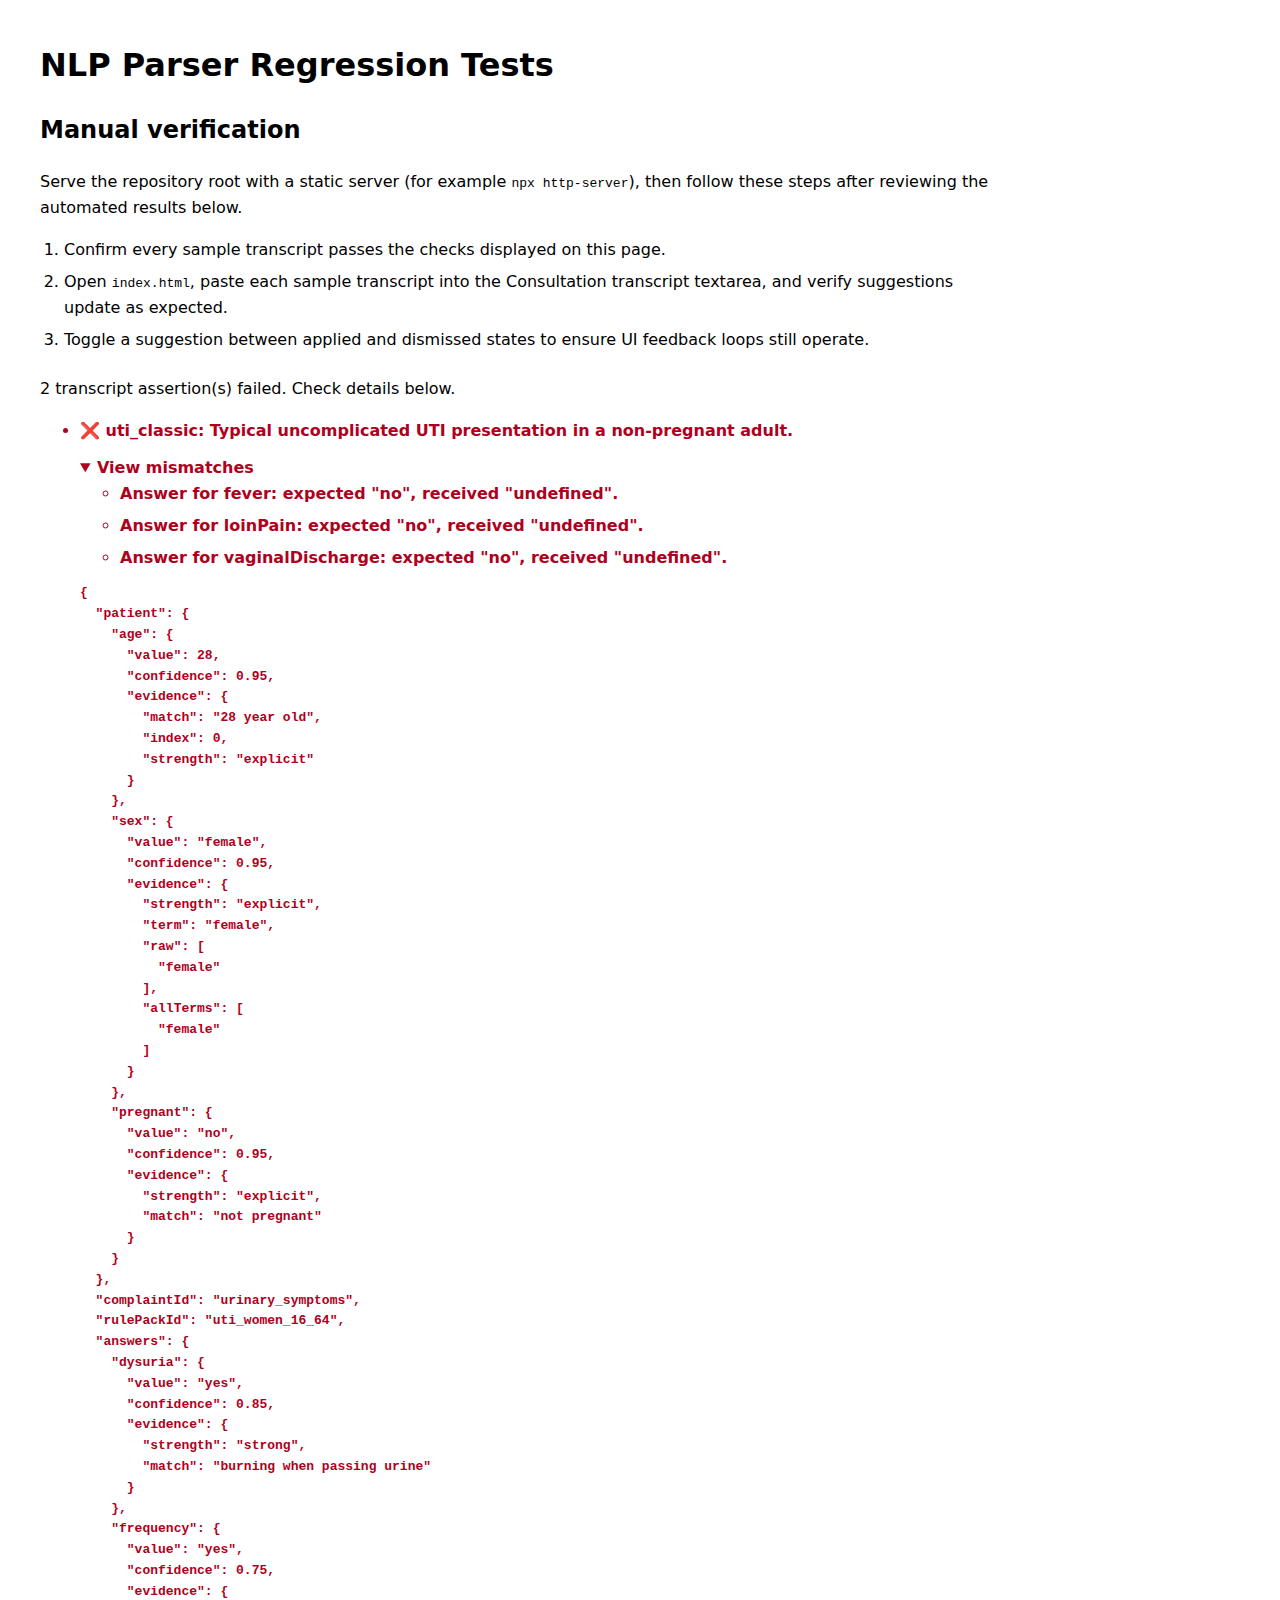
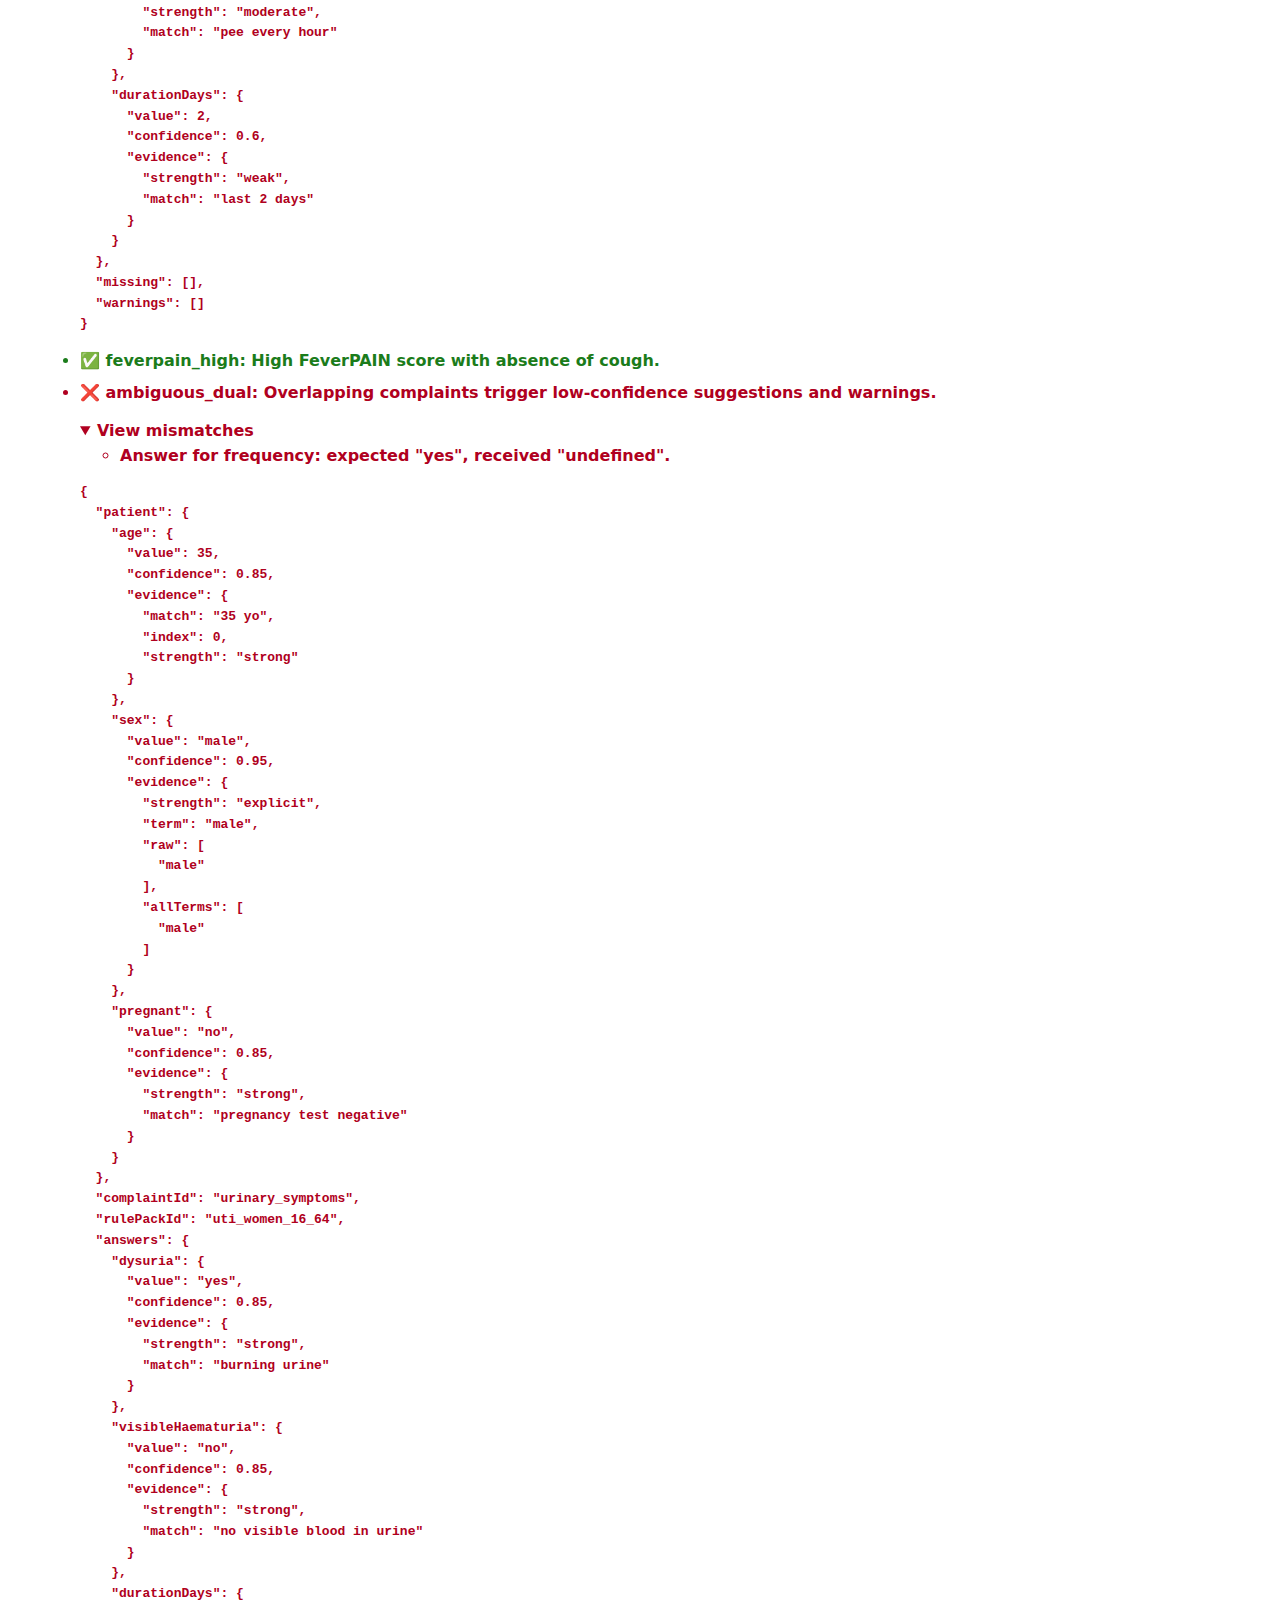
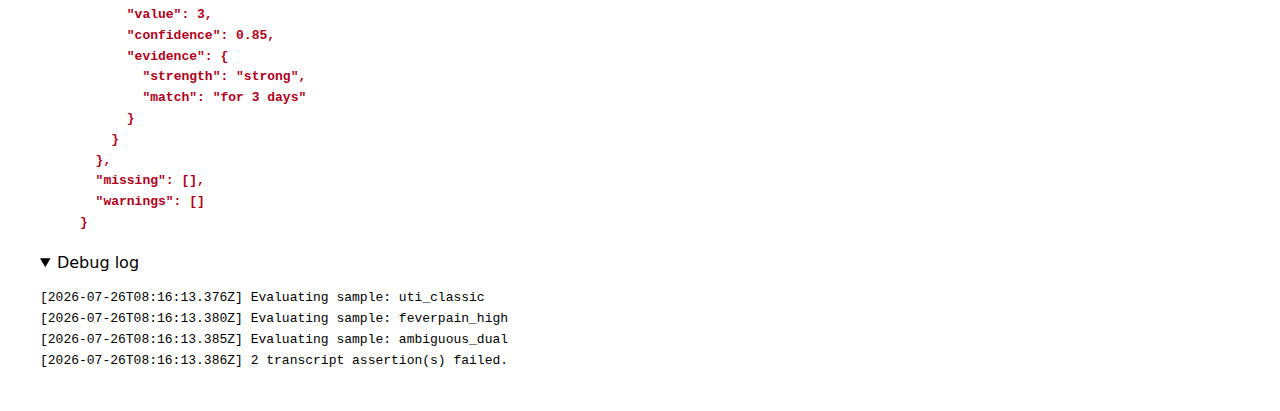
<file: tests/nlp-parser.test.html>
<!DOCTYPE html>
<html lang="en">
  <head>
    <meta charset="utf-8" />
    <title>NLP Parser Regression Tests</title>
    <style>
      :root {
        color-scheme: light dark;
      }

      body {
        font-family: system-ui, -apple-system, BlinkMacSystemFont, "Segoe UI", sans-serif;
        margin: 2.5rem;
        line-height: 1.6;
        max-width: 960px;
      }

      h1 {
        margin-bottom: 0.5rem;
      }

      .instructions {
        margin-bottom: 1.5rem;
      }

      ol {
        padding-left: 1.5rem;
      }

      li {
        margin-bottom: 0.4rem;
      }

      .pass {
        color: #1b7c1b;
        font-weight: 600;
      }

      .fail {
        color: #b00020;
        font-weight: 600;
      }

      details {
        margin-top: 0.75rem;
      }

      pre {
        white-space: pre-wrap;
        word-break: break-word;
      }
    </style>
  </head>
  <body>
    <h1>NLP Parser Regression Tests</h1>
    <section class="instructions" aria-labelledby="manual-title">
      <h2 id="manual-title">Manual verification</h2>
      <p>
        Serve the repository root with a static server (for example <code>npx http-server</code>), then follow these steps after
        reviewing the automated results below.
      </p>
      <ol>
        <li>Confirm every sample transcript passes the checks displayed on this page.</li>
        <li>Open <code>index.html</code>, paste each sample transcript into the Consultation transcript textarea, and verify suggestions update as expected.</li>
        <li>Toggle a suggestion between applied and dismissed states to ensure UI feedback loops still operate.</li>
      </ol>
    </section>
    <p id="summary">Running transcript assertions…</p>
    <ul id="results" aria-live="polite"></ul>
    <details open>
      <summary>Debug log</summary>
      <pre id="debug-log"></pre>
    </details>
    <script type="module">
      import { parseTranscript, SAMPLE_TRANSCRIPTS } from '../assets/js/otc/nlp-parser.js';

      const summaryEl = document.getElementById('summary');
      const resultsList = document.getElementById('results');
      const debugLog = document.getElementById('debug-log');
      const logLines = [];

      function appendLog(message) {
        const time = new Date().toISOString();
        logLines.push(`[${time}] ${message}`);
        debugLog.textContent = logLines.join('\n');
      }

      function formatMismatch(label, expected, actual) {
        return `${label}: expected "${expected}", received "${actual ?? 'undefined'}".`;
      }

      function checkPatientField(parsed, expectedPatient, field, label) {
        if (!(field in expectedPatient)) {
          return null;
        }
        const actual = parsed?.patient?.[field]?.value;
        if (actual !== expectedPatient[field]) {
          return formatMismatch(label, expectedPatient[field], actual);
        }
        return null;
      }

      function checkAnswers(parsed, expectedAnswers) {
        const mismatches = [];
        for (const [questionId, expectedValue] of Object.entries(expectedAnswers || {})) {
          const actualAnswer = parsed.answers?.[questionId];
          const actualValue = actualAnswer ? actualAnswer.value : undefined;
          if (actualValue !== expectedValue) {
            mismatches.push(formatMismatch(`Answer for ${questionId}`, expectedValue, actualValue));
          }
        }
        return mismatches;
      }

      function evaluateSample(sample) {
        appendLog(`Evaluating sample: ${sample.id}`);
        const result = parseTranscript(sample.text);
        const issues = [];
        const expected = sample.expected || {};

        if (expected.complaintId && result.complaintId !== expected.complaintId) {
          issues.push(formatMismatch('Complaint', expected.complaintId, result.complaintId));
        }
        if (expected.rulePackId && result.rulePackId !== expected.rulePackId) {
          issues.push(formatMismatch('Rule pack', expected.rulePackId, result.rulePackId));
        }

        const patientChecks = [
          checkPatientField(result, expected.patient || {}, 'age', 'Patient age'),
          checkPatientField(result, expected.patient || {}, 'sex', 'Patient sex'),
          checkPatientField(result, expected.patient || {}, 'pregnant', 'Pregnancy status')
        ].filter(Boolean);
        issues.push(...patientChecks);
        issues.push(...checkAnswers(result, expected.answers));

        return {
          status: issues.length === 0 ? 'pass' : 'fail',
          issues,
          parsed: result
        };
      }

      function renderResult(sample, evaluation) {
        const item = document.createElement('li');
        item.className = evaluation.status === 'pass' ? 'pass' : 'fail';
        item.textContent = `${evaluation.status === 'pass' ? '✅' : '❌'} ${sample.id}: ${sample.description}`;

        if (evaluation.status === 'fail') {
          const details = document.createElement('details');
          details.open = true;
          const summary = document.createElement('summary');
          summary.textContent = 'View mismatches';
          details.appendChild(summary);
          const list = document.createElement('ul');
          for (const issue of evaluation.issues) {
            const li = document.createElement('li');
            li.textContent = issue;
            list.appendChild(li);
          }
          details.appendChild(list);
          const parsedBlock = document.createElement('pre');
          parsedBlock.textContent = JSON.stringify(evaluation.parsed, null, 2);
          details.appendChild(parsedBlock);
          item.appendChild(details);
        }

        resultsList.appendChild(item);
      }

      async function run() {
        const evaluations = SAMPLE_TRANSCRIPTS.map((sample) => evaluateSample(sample));
        const failures = evaluations.filter((evaluation) => evaluation.status === 'fail');

        summaryEl.textContent =
          failures.length === 0
            ? 'All transcript assertions passed.'
            : `${failures.length} transcript assertion(s) failed. Check details below.`;

        SAMPLE_TRANSCRIPTS.forEach((sample, index) => {
          renderResult(sample, evaluations[index]);
        });

        if (failures.length === 0) {
          appendLog('All transcript assertions passed.');
          console.log('NLP parser tests passed.', evaluations);
        } else {
          appendLog(`${failures.length} transcript assertion(s) failed.`);
          console.error('NLP parser tests failed.', evaluations);
        }
      }

      run().catch((error) => {
        summaryEl.textContent = 'Test harness encountered a fatal error. See log for details.';
        appendLog(error.message);
        console.error(error);
      });
    </script>
  </body>
</html>
</file>
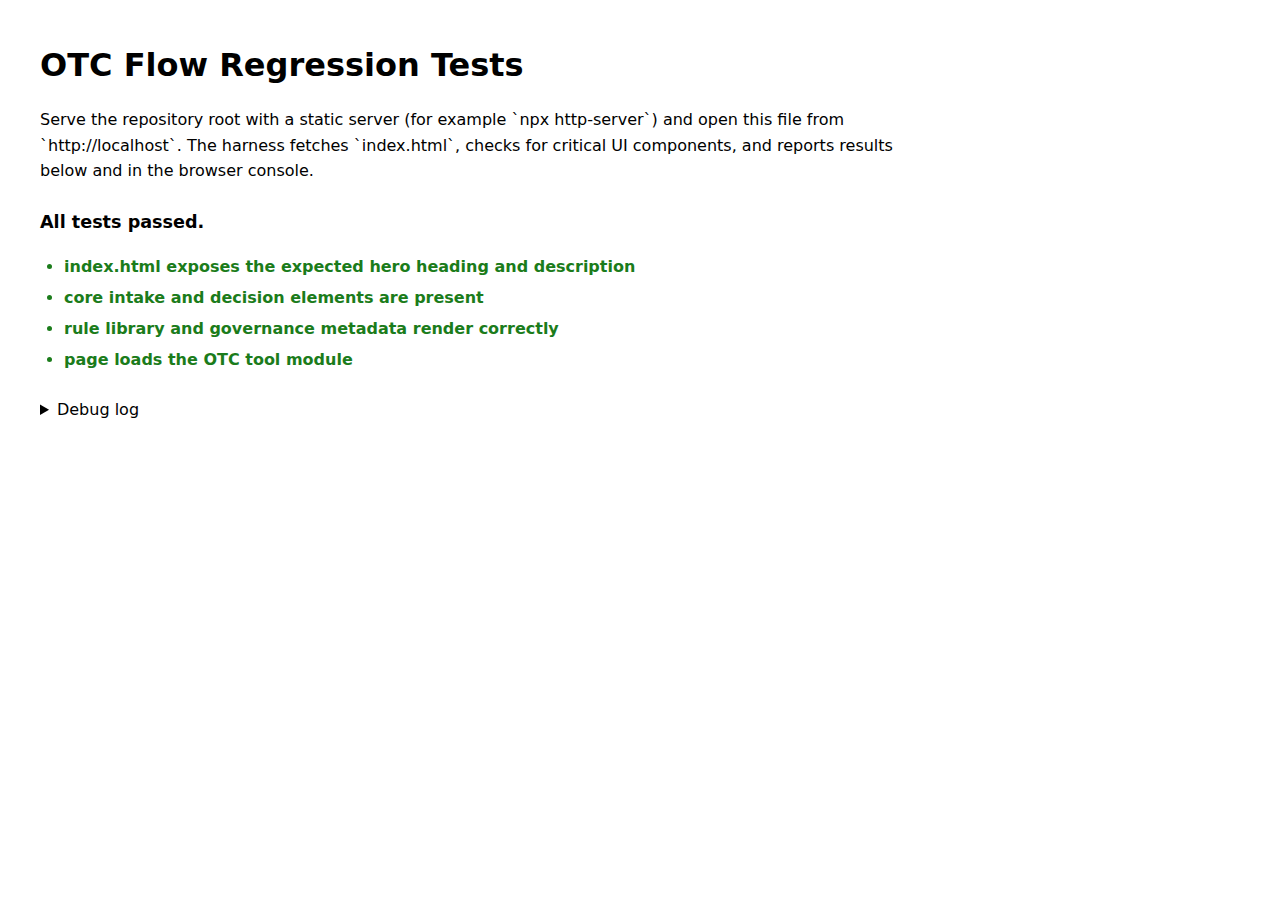
<file: tests/pipeline.test.html>
<!DOCTYPE html>
<html lang="en">
  <head>
    <meta charset="utf-8" />
    <title>OTC Flow Regression Tests</title>
    <style>
      :root {
        color-scheme: light dark;
      }

      body {
        font-family: system-ui, -apple-system, BlinkMacSystemFont, "Segoe UI", sans-serif;
        margin: 2.5rem;
        line-height: 1.6;
        max-width: 900px;
      }

      h1 {
        margin-bottom: 0.5rem;
      }

      .instructions {
        margin-bottom: 1.5rem;
      }

      ul {
        padding-left: 1.5rem;
      }

      li {
        margin-bottom: 0.35rem;
        font-weight: 600;
      }

      .pass {
        color: #1b7c1b;
      }

      .fail {
        color: #b00020;
      }

      #summary {
        font-size: 1.1rem;
        font-weight: 700;
      }

      details {
        margin-top: 1.5rem;
      }
    </style>
  </head>
  <body>
    <h1>OTC Flow Regression Tests</h1>
    <p class="instructions">
      Serve the repository root with a static server (for example `npx http-server`) and open this file from
      `http://localhost`. The harness fetches `index.html`, checks for critical UI components, and reports results below and in
      the browser console.
    </p>
    <p id="summary">Running tests…</p>
    <ul id="results" aria-live="polite"></ul>
    <details>
      <summary>Debug log</summary>
      <pre id="debug-log"></pre>
    </details>
    <script>
      const tests = [];
      const summaryEl = document.getElementById('summary');
      const resultsList = document.getElementById('results');
      const debugLog = document.getElementById('debug-log');
      const logLines = [];
      let cachedIndexDocPromise = null;

      function addTest(name, fn) {
        tests.push({ name, fn });
      }

      function appendLog(message) {
        logLines.push(message);
        debugLog.textContent = logLines.join('\n');
      }

      async function loadIndexDocument() {
        if (!cachedIndexDocPromise) {
          const indexUrl = new URL('../index.html', window.location.href);
          cachedIndexDocPromise = fetch(indexUrl)
            .then((response) => {
              if (!response.ok) {
                throw new Error(`Failed to load index.html (status ${response.status})`);
              }
              return response.text();
            })
            .then((htmlText) => {
              const parser = new DOMParser();
              return parser.parseFromString(htmlText, 'text/html');
            })
            .catch((error) => {
              if (error instanceof TypeError) {
                throw new Error(
                  'Unable to load index.html. Serve the repository over HTTP (for example with `npx http-server`) before running these tests.'
                );
              }
              throw error;
            });
        }

        return cachedIndexDocPromise;
      }

      addTest('index.html exposes the expected hero heading and description', async () => {
        const doc = await loadIndexDocument();
        const heroHeading = doc.querySelector('#hero-title');
        if (!heroHeading) {
          throw new Error('Missing hero title element with id "hero-title".');
        }
        const text = heroHeading.textContent.trim();
        if (text !== 'OTC Flow - UK Community Pharmacy Decision Support') {
          throw new Error(`Unexpected hero title text: "${text}".`);
        }
        const metaDescription = doc.querySelector('meta[name="description"]');
        if (!metaDescription) {
          throw new Error('Missing meta description tag.');
        }
        const descriptionContent = (metaDescription.getAttribute('content') || '').toLowerCase();
        if (!descriptionContent.includes('decision support')) {
          throw new Error('Meta description should mention decision support.');
        }
      });

      addTest('core intake and decision elements are present', async () => {
        const doc = await loadIndexDocument();
        const requiredSelectors = ['#complaint-select', '#rule-pack-select', '#intake-sections', '#decision-card'];
        for (const selector of requiredSelectors) {
          if (!doc.querySelector(selector)) {
            throw new Error(`Missing expected element ${selector}.`);
          }
        }
        const documentation = doc.querySelector('#documentation-output');
        if (!documentation || documentation.tagName !== 'TEXTAREA') {
          throw new Error('Missing consultation documentation textarea.');
        }
      });

      addTest('rule library and governance metadata render correctly', async () => {
        const doc = await loadIndexDocument();
        const ruleHeading = doc.querySelector('#rule-pack-heading');
        if (!ruleHeading) {
          throw new Error('Missing rule library heading.');
        }
        if (!doc.querySelector('#rule-pack-details')) {
          throw new Error('Missing rule pack details container.');
        }
        const governanceSummary = doc.querySelector('#governance-summary');
        if (!governanceSummary) {
          throw new Error('Missing governance summary placeholder.');
        }
      });

      addTest('page loads the OTC tool module', async () => {
        const doc = await loadIndexDocument();
        const script = Array.from(doc.querySelectorAll('script[type="module"]')).find((node) => {
          return (node.getAttribute('src') || '').includes('assets/js/otc-tool.js');
        });
        if (!script) {
          throw new Error('Missing module script for assets/js/otc-tool.js.');
        }
      });

      async function run() {
        const results = [];
        for (const test of tests) {
          try {
            appendLog(`Running: ${test.name}`);
            await test.fn();
            results.push({ name: test.name, status: 'pass' });
          } catch (error) {
            appendLog(`❌ ${test.name}: ${error.message}`);
            results.push({ name: test.name, status: 'fail', error });
          }
        }

        const failures = results.filter((result) => result.status === 'fail');
        summaryEl.textContent = failures.length === 0 ? 'All tests passed.' : `${failures.length} test(s) failed.`;
        resultsList.innerHTML = '';
        for (const result of results) {
          const li = document.createElement('li');
          li.textContent = result.name;
          li.className = result.status === 'pass' ? 'pass' : 'fail';
          resultsList.appendChild(li);
        }

        if (failures.length > 0) {
          console.error('Some OTC Flow regression tests failed.', failures);
        } else {
          console.log('All OTC Flow regression tests passed.');
        }
      }

      run().catch((error) => {
        summaryEl.textContent = 'Test harness failed.';
        appendLog(error.message);
        console.error(error);
      });
    </script>
  </body>
</html>
</file>
<file: assets/css/design.css>
@import url("https://fonts.googleapis.com/css2?family=Fraunces:opsz,wght@9..144,300..900&family=Inter:wght@100..900&display=swap");

/* =====================================================================
   Design Tokens
   ===================================================================== */
:root {
  --bg: #0e1111;
  --bg-elev: #15191a;
  --text: #e7ecef;
  --muted: #a7b0b5;
  --border: #293033;

  --citrus: #ffd166;
  --nectarine: #ff7a59;
  --grape: #7b66ff;
  --apple: #28c76f;
  --berry: #f5317f;

  --ok: var(--apple);
  --warn: #ffb000;
  --danger: #ff4d4f;

  --glass: rgba(255, 255, 255, 0.06);
  --shadow: 0 10px 30px rgba(0, 0, 0, 0.35);
  --ease: cubic-bezier(.2, .8, .2, 1);

  --r-2: 6px;
  --r-3: 10px;
  --r-4: 16px;

  --space-1: clamp(8px, 1.2vw, 14px);
  --space-2: clamp(12px, 1.8vw, 20px);
  --space-3: clamp(18px, 2.4vw, 28px);
  --space-4: clamp(24px, 3.6vw, 40px);

  --step--1: clamp(12px, 0.8vw, 14px);
  --step-0: clamp(14px, 1.0vw, 16px);
  --step-1: clamp(18px, 1.6vw, 22px);
  --step-2: clamp(22px, 2.2vw, 28px);
  --step-3: clamp(28px, 3.2vw, 38px);
  --step-4: clamp(36px, 4.4vw, 54px);

  --font-body: "Inter", system-ui, -apple-system, "Segoe UI", sans-serif;
  --font-heading: "Fraunces", "Inter", system-ui, -apple-system, "Segoe UI", sans-serif;
  --font-mono: "SFMono-Regular", Consolas, "Liberation Mono", Menlo, monospace;
  --font-size-xs: 0.75rem;
  --font-size-sm: 0.85rem;
  --font-size-base: var(--step-0);
  --font-size-lg: clamp(1.1rem, 1.8vw, 1.35rem);
  --font-size-xl: var(--step-3);
  --line-height-tight: 1.15;
  --line-height-base: 1.65;
  --line-height-relaxed: 1.8;

  --space-0: 0;
  --space-5: 20px;
  --space-6: 24px;
  --space-7: 32px;
  --space-8: 48px;

  --radius-xs: var(--r-2);
  --radius-sm: 12px;
  --radius-md: 14px;
  --radius-lg: 18px;
  --radius-pill: 999px;
}

:root.light {
  --bg: #f6f8f9;
  --bg-elev: #ffffff;
  --text: #15191a;
  --muted: #5b666b;
  --border: #dbe2e6;
  --glass: rgba(0, 0, 0, 0.04);
}

:root,
:root.dark,
:root.theme-dark {
  color-scheme: dark;
  --surface-0: var(--bg-elev);
  --surface-1: color-mix(in srgb, var(--bg-elev) 88%, #050606);
  --surface-2: color-mix(in srgb, var(--grape) 22%, transparent);
  --surface-chip: color-mix(in srgb, var(--grape) 18%, transparent);
  --surface-chip-hover: color-mix(in srgb, var(--grape) 28%, transparent);
  --border-default: color-mix(in srgb, var(--border) 65%, transparent);
  --border-strong: color-mix(in srgb, var(--border) 90%, transparent);
  --border-accent: color-mix(in srgb, var(--grape) 70%, transparent);
  --border-chip: color-mix(in srgb, var(--grape) 65%, transparent);
  --border-row: color-mix(in srgb, var(--border) 55%, transparent);
  --border-price: color-mix(in srgb, var(--border) 35%, transparent);
  --border-buffer: color-mix(in srgb, var(--grape) 55%, transparent);
  --text-primary: var(--text);
  --text-muted: var(--muted);
  --text-inverse: #0c111d;
  --accent: var(--grape);
  --accent-strong: color-mix(in srgb, var(--grape) 80%, #ffffff);
  --focus-ring: color-mix(in srgb, var(--grape) 35%, transparent);
  --focus-outline: color-mix(in srgb, var(--grape) 55%, transparent);
  --toggle-track: color-mix(in srgb, var(--border) 45%, transparent);
  --toggle-track-border: color-mix(in srgb, var(--border) 65%, transparent);
  --toggle-thumb: var(--accent);
  --toggle-thumb-shadow: rgba(0, 0, 0, 0.35);
  --inactive-bg: color-mix(in srgb, var(--danger) 18%, transparent);
  --inactive-border: color-mix(in srgb, var(--danger) 45%, transparent);
  --inactive-text: color-mix(in srgb, var(--danger) 60%, #ffffff);
  --inactive-strong: color-mix(in srgb, var(--danger) 75%, #ffffff);
  --active-bg: color-mix(in srgb, var(--accent) 18%, transparent);
  --active-border: color-mix(in srgb, var(--accent) 45%, transparent);
  --bg-gradient: radial-gradient(circle at top left, #1e2330, #10131c 55%, #0a0c12 100%);
  --surface-border-gradient: linear-gradient(
    135deg,
    color-mix(in srgb, var(--accent) 70%, transparent),
    color-mix(in srgb, var(--berry) 45%, transparent)
  );
  --surface-highlight-gradient: linear-gradient(
    160deg,
    rgba(255, 255, 255, 0.08),
    rgba(255, 255, 255, 0.02)
  );
  --info-bg: color-mix(in srgb, var(--accent) 22%, transparent);
  --info-border: color-mix(in srgb, var(--accent) 48%, transparent);
  --info-hover-bg: color-mix(in srgb, var(--accent) 32%, transparent);
  --info-hover-border: color-mix(in srgb, var(--accent) 64%, transparent);
  --tooltip-bg: rgba(12, 16, 26, 0.95);
  --tooltip-color: var(--text-primary);
  --tooltip-shadow: 0 12px 24px rgba(0, 0, 0, 0.35);
  --button-bg: #f1f5ff;
  --button-color: #0c111d;
  --secondary-button-bg: color-mix(in srgb, var(--accent) 18%, transparent);
  --secondary-button-border: color-mix(in srgb, var(--accent) 45%, transparent);
  --secondary-button-hover-bg: color-mix(in srgb, var(--accent) 28%, transparent);
  --table-header-bg: color-mix(in srgb, #ffffff 8%, transparent);
  --table-header-text: var(--muted);
  --row-header-bg: color-mix(in srgb, #ffffff 6%, transparent);
  --price-line-bg: color-mix(in srgb, #ffffff 4%, transparent);
  --price-buffer-bg: color-mix(in srgb, var(--accent) 24%, transparent);
  --shadow-lg: var(--shadow);
  --shadow-card: 0 35px 70px rgba(0, 0, 0, 0.45);
  --shadow-button: rgba(0, 0, 0, 0.3);
  --breakdown-color-vat: var(--nectarine);
  --breakdown-color-variable: var(--grape);
  --breakdown-color-fixed: #38bdf8;
  --breakdown-color-tax: var(--danger);
  --breakdown-color-net: var(--apple);
}

:root.light,
:root.theme-light {
  color-scheme: light;
  --surface-0: var(--bg-elev);
  --surface-1: color-mix(in srgb, var(--bg-elev) 90%, #f0f4f5);
  --surface-2: color-mix(in srgb, var(--grape) 16%, transparent);
  --surface-chip: color-mix(in srgb, var(--grape) 12%, transparent);
  --surface-chip-hover: color-mix(in srgb, var(--grape) 22%, transparent);
  --border-default: color-mix(in srgb, var(--border) 55%, transparent);
  --border-strong: color-mix(in srgb, var(--border) 75%, transparent);
  --border-accent: color-mix(in srgb, var(--grape) 35%, transparent);
  --border-chip: color-mix(in srgb, var(--grape) 30%, transparent);
  --border-row: color-mix(in srgb, var(--border) 55%, transparent);
  --border-price: color-mix(in srgb, var(--border) 45%, transparent);
  --border-buffer: color-mix(in srgb, var(--accent) 38%, transparent);
  --text-primary: var(--text);
  --text-muted: var(--muted);
  --text-inverse: #f8fafc;
  --accent: var(--berry);
  --accent-strong: color-mix(in srgb, var(--berry) 70%, #0b162d);
  --focus-ring: color-mix(in srgb, var(--accent) 32%, transparent);
  --focus-outline: color-mix(in srgb, var(--accent) 55%, transparent);
  --toggle-track: color-mix(in srgb, var(--border) 22%, transparent);
  --toggle-track-border: color-mix(in srgb, var(--border) 32%, transparent);
  --toggle-thumb: color-mix(in srgb, var(--accent) 85%, #ffffff);
  --toggle-thumb-shadow: rgba(15, 23, 42, 0.25);
  --inactive-bg: color-mix(in srgb, var(--danger) 18%, transparent);
  --inactive-border: color-mix(in srgb, var(--danger) 35%, transparent);
  --inactive-text: color-mix(in srgb, var(--danger) 58%, #ffffff);
  --inactive-strong: color-mix(in srgb, var(--danger) 70%, #ffffff);
  --active-bg: color-mix(in srgb, var(--accent) 18%, transparent);
  --active-border: color-mix(in srgb, var(--accent) 35%, transparent);
  --bg-gradient: radial-gradient(circle at top left, #eff4ff, #dde7ff 55%, #d4e0ff 100%);
  --surface-border-gradient: linear-gradient(
    135deg,
    color-mix(in srgb, var(--accent) 35%, transparent),
    color-mix(in srgb, var(--grape) 20%, transparent)
  );
  --surface-highlight-gradient: linear-gradient(
    160deg,
    rgba(255, 255, 255, 0.95),
    rgba(249, 250, 255, 0.85)
  );
  --info-bg: color-mix(in srgb, var(--accent) 18%, transparent);
  --info-border: color-mix(in srgb, var(--accent) 32%, transparent);
  --info-hover-bg: color-mix(in srgb, var(--accent) 26%, transparent);
  --info-hover-border: color-mix(in srgb, var(--accent) 45%, transparent);
  --tooltip-bg: rgba(15, 23, 42, 0.95);
  --tooltip-color: #f8fafc;
  --tooltip-shadow: 0 18px 36px rgba(15, 23, 42, 0.24);
  --button-bg: color-mix(in srgb, var(--accent) 85%, #ffffff);
  --button-color: #0b162d;
  --secondary-button-bg: color-mix(in srgb, var(--accent) 18%, transparent);
  --secondary-button-border: color-mix(in srgb, var(--accent) 30%, transparent);
  --secondary-button-hover-bg: color-mix(in srgb, var(--accent) 28%, transparent);
  --table-header-bg: color-mix(in srgb, var(--accent) 12%, #ffffff);
  --table-header-text: #1f2937;
  --row-header-bg: color-mix(in srgb, #e2e8f0 80%, transparent);
  --price-line-bg: color-mix(in srgb, var(--border) 12%, transparent);
  --price-buffer-bg: color-mix(in srgb, var(--accent) 24%, transparent);
  --shadow-lg: 0 20px 40px rgba(15, 23, 42, 0.12);
  --shadow-card: 0 35px 70px rgba(15, 23, 42, 0.24);
  --shadow-button: rgba(29, 78, 216, 0.3);
  --breakdown-color-vat: #ea580c;
  --breakdown-color-variable: #7c3aed;
  --breakdown-color-fixed: #2563eb;
  --breakdown-color-tax: var(--danger);
  --breakdown-color-net: var(--apple);
}

/* =====================================================================
   OTC consultation layout
   ===================================================================== */

.hero__actions .chip {
  text-transform: none;
}

.muted {
  color: var(--text-muted);
}

.list {
  margin: 0;
  padding-left: 1.1rem;
  display: grid;
  gap: 0.35rem;
}

.consultation-layout {
  display: grid;
  gap: var(--space-4);
  align-items: flex-start;
}

@media (min-width: 960px) {
  .consultation-layout {
    grid-template-columns: 2fr 1fr;
  }
}

.intake-shell,
.transcript-shell {
  display: grid;
  gap: var(--space-3);
}

.transcript-editor {
  display: grid;
  gap: var(--space-2);
}

.transcript-editor textarea {
  min-height: 200px;
  border-radius: var(--radius-lg);
  border: 1px solid var(--border-default);
  background: var(--surface-0);
  color: var(--text-primary);
  padding: var(--space-2);
  font-family: var(--font-mono);
  font-size: var(--font-size-sm);
  line-height: 1.6;
  resize: vertical;
}

.transcript-editor textarea:focus-visible {
  outline: none;
  border-color: var(--accent);
  box-shadow: 0 0 0 2px var(--focus-ring);
}

.transcript-status {
  display: grid;
  gap: 0.35rem;
}

.transcript-suggestions {
  display: grid;
  gap: var(--space-2);
  padding: var(--space-2);
  border-radius: var(--radius-lg);
  border: 1px solid var(--border-default);
  background: var(--surface-0);
}

.transcript-suggestions__header {
  display: flex;
  flex-wrap: wrap;
  align-items: flex-start;
  justify-content: space-between;
  gap: var(--space-2);
}

.transcript-suggestions__title {
  display: grid;
  gap: 0.35rem;
}

.transcript-suggestions__blurb {
  margin: 0;
  font-size: var(--font-size-sm);
}

.transcript-suggestions__list {
  display: grid;
  gap: var(--space-2);
}

.transcript-suggestions__empty {
  margin: 0;
}

.suggestion-bulk-action {
  align-self: flex-start;
  border-radius: var(--radius-pill);
  border: 1px solid var(--border-default);
  background: var(--surface-0);
  color: var(--text-primary);
  font-size: var(--font-size-sm);
  padding: 0.4rem 0.85rem;
  transition: border-color 0.2s ease, background 0.2s ease, color 0.2s ease;
}

.suggestion-bulk-action:hover,
.suggestion-bulk-action:focus-visible {
  border-color: var(--active-border);
  background: var(--active-bg);
  color: var(--accent-strong);
}

.suggestion-bulk-action:focus-visible {
  outline: none;
  box-shadow: 0 0 0 2px var(--focus-ring);
}

.suggestion-bulk-action:disabled,
.suggestion-bulk-action[aria-disabled='true'] {
  cursor: not-allowed;
  opacity: 0.5;
  color: var(--text-muted);
  border-color: var(--border-default);
  background: var(--surface-0);
}

.suggestion-card {
  display: grid;
  gap: 0.65rem;
  padding: var(--space-2);
  border-radius: var(--radius-md);
  border: 1px solid var(--border-default);
  background: color-mix(in srgb, var(--surface-0) 95%, transparent);
  transition: border-color 0.2s ease, background 0.2s ease, opacity 0.2s ease;
}

.suggestion-card[data-status='pending'] {
  border-color: var(--info-border);
  background: color-mix(in srgb, var(--info-bg) 55%, transparent);
}

.suggestion-card[data-status='applied'] {
  border-color: var(--active-border);
  background: color-mix(in srgb, var(--active-bg) 70%, transparent);
}

.suggestion-card[data-status='dismissed'] {
  border-style: dashed;
  border-color: color-mix(in srgb, var(--border) 65%, transparent);
  background: color-mix(in srgb, var(--surface-0) 90%, transparent);
  opacity: 0.75;
}

.suggestion-card__header {
  display: flex;
  flex-wrap: wrap;
  gap: var(--space-2);
  align-items: flex-start;
  justify-content: space-between;
}

.suggestion-card__label-group {
  display: grid;
  gap: 0.25rem;
  min-width: 0;
}

.suggestion-card__label {
  font-weight: 600;
  font-size: var(--font-size-base);
}

.suggestion-card__meta {
  font-size: var(--font-size-sm);
}

.suggestion-card__value {
  font-weight: 600;
  font-size: var(--font-size-lg);
}

.suggestion-card__status {
  font-size: var(--font-size-sm);
}

.suggestion-card__actions {
  display: flex;
  flex-wrap: wrap;
  gap: 0.5rem;
}

.suggestion-action {
  border-radius: var(--radius-pill);
  border: 1px solid var(--border-default);
  background: var(--surface-0);
  color: var(--text-primary);
  font-size: var(--font-size-sm);
  padding: 0.35rem 0.85rem;
  cursor: pointer;
  transition: border-color 0.2s ease, background 0.2s ease, color 0.2s ease, opacity 0.2s ease;
}

.suggestion-action:focus-visible {
  outline: none;
  box-shadow: 0 0 0 2px var(--focus-ring);
}

.suggestion-action--apply:hover,
.suggestion-action--apply:focus-visible {
  border-color: var(--active-border);
  background: var(--active-bg);
  color: var(--accent-strong);
}

.suggestion-action--dismiss:hover,
.suggestion-action--dismiss:focus-visible {
  border-color: color-mix(in srgb, var(--border) 70%, transparent);
  background: color-mix(in srgb, var(--border) 22%, transparent);
}

.suggestion-action:disabled {
  cursor: not-allowed;
  opacity: 0.55;
  background: color-mix(in srgb, var(--surface-0) 85%, transparent);
}

.suggestion-confidence {
  font-size: var(--font-size-xs);
  text-transform: uppercase;
  letter-spacing: 0.08em;
}

.suggestion-confidence--confirmed {
  background: var(--active-bg);
  border-color: var(--active-border);
  color: var(--accent-strong);
}

.suggestion-confidence--likely {
  background: color-mix(in srgb, var(--info-bg) 60%, transparent);
  border-color: var(--info-border);
  color: var(--accent-strong);
}

.suggestion-confidence--review {
  background: color-mix(in srgb, var(--border) 25%, transparent);
  border-color: color-mix(in srgb, var(--border) 65%, transparent);
  color: var(--text-primary);
}

.suggestion-confidence--low {
  background: color-mix(in srgb, var(--inactive-bg) 70%, transparent);
  border-color: var(--inactive-border);
  color: var(--inactive-text);
}

.patient-grid {
  display: grid;
  gap: var(--space-2);
}

@media (min-width: 720px) {
  .patient-grid {
    grid-template-columns: repeat(2, minmax(0, 1fr));
  }
}

.patient-field {
  display: grid;
  gap: 0.35rem;
  padding: var(--space-2);
  border-radius: var(--radius-md);
  border: 1px solid var(--border-default);
  background: var(--surface-0);
  transition: border-color 0.2s ease, background 0.2s ease;
}

.patient-field label {
  font-size: var(--font-size-sm);
  font-weight: 600;
  letter-spacing: 0.04em;
  text-transform: uppercase;
  color: var(--text-muted);
}

.patient-field.is-missing {
  border-color: var(--inactive-border);
  background: color-mix(in srgb, var(--inactive-bg) 75%, transparent);
}

.patient-field[data-nlp-status='pending']:not(.is-missing) {
  border-color: var(--info-border);
  background: color-mix(in srgb, var(--info-bg) 45%, transparent);
}

.patient-field[data-nlp-status='applied']:not(.is-missing) {
  border-color: var(--active-border);
  background: color-mix(in srgb, var(--active-bg) 60%, transparent);
}

.patient-field[data-nlp-status='dismissed']:not(.is-missing) {
  border-style: dashed;
  border-color: color-mix(in srgb, var(--border) 65%, transparent);
  background: color-mix(in srgb, var(--surface-0) 90%, transparent);
}

.patient-field input,
.patient-field select {
  appearance: none;
  width: 100%;
  border-radius: var(--radius-sm);
  border: 1px solid var(--border-default);
  background: var(--surface-0);
  color: var(--text-primary);
  padding: 0.75rem;
  font-size: var(--step-0);
  transition: border-color 0.2s ease, box-shadow 0.2s ease;
}

.field-label {
  display: flex;
  align-items: center;
  justify-content: space-between;
  gap: var(--space-2);
}

.field-label label,
.field-label h3,
.field-label .question__label {
  margin: 0;
}

.help-trigger {
  appearance: none;
  border: 1px solid var(--border-default);
  border-radius: var(--radius-pill);
  width: 1.75rem;
  height: 1.75rem;
  display: inline-flex;
  align-items: center;
  justify-content: center;
  font-size: var(--font-size-sm);
  font-weight: 700;
  line-height: 1;
  background: var(--surface-0);
  color: var(--text-muted);
  cursor: pointer;
  transition: transform 0.2s ease, background 0.2s ease, border-color 0.2s ease, color 0.2s ease;
}

.help-trigger:hover,
.help-trigger:focus-visible {
  color: var(--text-primary);
  border-color: var(--border-accent);
  background: color-mix(in srgb, var(--surface-0) 85%, transparent);
  transform: translateY(-1px);
}

.help-popover {
  position: absolute;
  z-index: 1600;
  max-width: min(320px, 90vw);
  background: var(--surface-0);
  border: 1px solid var(--border-default);
  border-radius: var(--radius-lg);
  box-shadow: var(--tooltip-shadow);
  padding: var(--space-3);
  display: grid;
  gap: var(--space-2);
}

.help-popover__title {
  margin: 0;
  font-size: var(--step-0);
}

.help-popover__body {
  margin: 0;
  font-size: var(--font-size-sm);
  color: var(--text-muted);
}

.help-popover__body a {
  color: var(--accent);
  text-decoration: underline;
}

.help-popover__close {
  justify-self: start;
  padding: 0.35rem 0.75rem;
  border-radius: var(--radius-pill);
  border: 1px solid var(--border-default);
  background: transparent;
  color: var(--text-primary);
  font-size: var(--font-size-sm);
  cursor: pointer;
  transition: background 0.2s ease, border-color 0.2s ease;
}

.help-popover__close:hover,
.help-popover__close:focus-visible {
  border-color: var(--border-accent);
  background: color-mix(in srgb, var(--surface-0) 90%, transparent);
}

.transcript-quickstart {
  background: color-mix(in srgb, var(--surface-0) 92%, transparent);
  border: 1px solid var(--border-default);
  border-radius: var(--radius-lg);
  padding: var(--space-3);
}

.transcript-quickstart__header h3 {
  font-size: var(--step-1);
}

.transcript-quickstart__list {
  margin: 0;
  padding-left: var(--space-4);
  display: grid;
  gap: 0.5rem;
  font-size: var(--font-size-sm);
  color: var(--text-muted);
}

.transcript-quickstart__actions {
  flex-wrap: wrap;
}

.transcript-quickstart__actions .btn {
  font-size: var(--font-size-sm);
  padding-inline: var(--space-4);
}

body.is-tour-active {
  overflow: hidden;
}

.guided-overlay {
  position: fixed;
  inset: 0;
  z-index: 1700;
  display: flex;
  align-items: flex-end;
  justify-content: center;
  opacity: 0;
  pointer-events: none;
  transition: opacity 0.3s ease;
}

.guided-overlay.is-active {
  opacity: 1;
  pointer-events: auto;
}

.guided-overlay__backdrop {
  position: absolute;
  inset: 0;
  background: rgba(4, 6, 9, 0.72);
}

.guided-overlay__content {
  position: relative;
  margin: clamp(var(--space-4), 4vw, var(--space-7));
  width: min(520px, 94vw);
  background: var(--surface-0);
  border: 1px solid var(--border-default);
  border-radius: var(--radius-lg);
  box-shadow: var(--shadow-card);
  padding: var(--space-4);
  display: grid;
  gap: var(--space-3);
  pointer-events: auto;
}

.guided-overlay__progress {
  font-size: var(--font-size-sm);
  color: var(--text-muted);
  text-transform: uppercase;
  letter-spacing: 0.08em;
  margin: 0;
}

.guided-overlay__title {
  margin: 0;
  font-size: var(--step-1);
}

.guided-overlay__body {
  margin: 0;
  font-size: var(--font-size-sm);
  color: var(--text-muted);
}

.guided-overlay__actions {
  display: flex;
  justify-content: space-between;
  gap: var(--space-3);
}

.guided-overlay__actions .btn {
  font-size: var(--font-size-sm);
  padding-inline: var(--space-4);
}

.tour-highlight {
  position: relative;
  z-index: 2000;
  outline: 3px solid var(--accent);
  outline-offset: 4px;
  border-radius: var(--radius-lg);
  transition: outline 0.2s ease, box-shadow 0.2s ease;
  box-shadow: 0 0 0 12px rgba(94, 92, 230, 0.24);
}

.patient-field input:focus-visible,
.patient-field select:focus-visible {
  outline: none;
  border-color: var(--accent);
  box-shadow: 0 0 0 2px var(--focus-ring);
}

.intake-section {
  display: grid;
  gap: var(--space-2);
  padding: var(--space-3);
  background: var(--surface-0);
  border-radius: var(--radius-lg);
  border: 1px solid var(--border-default);
}

.intake-section h3 {
  margin: 0;
  font-size: var(--step-1);
}

.intake-section__questions {
  display: grid;
  gap: var(--space-2);
}

.question {
  display: grid;
  gap: 0.5rem;
  padding: var(--space-2);
  border-radius: var(--radius-md);
  border: 1px solid var(--border-default);
  background: color-mix(in srgb, var(--surface-0) 90%, transparent);
  transition: border-color 0.2s ease, background 0.2s ease;
}

.question.is-missing {
  border-color: var(--inactive-border);
  background: color-mix(in srgb, var(--inactive-bg) 65%, transparent);
}

.question[data-nlp-status='pending']:not(.is-missing) {
  border-color: var(--info-border);
  background: color-mix(in srgb, var(--info-bg) 45%, transparent);
}

.question[data-nlp-status='applied']:not(.is-missing) {
  border-color: var(--active-border);
  background: color-mix(in srgb, var(--active-bg) 55%, transparent);
}

.question[data-nlp-status='dismissed']:not(.is-missing) {
  border-style: dashed;
  border-color: color-mix(in srgb, var(--border) 65%, transparent);
  background: color-mix(in srgb, var(--surface-0) 88%, transparent);
}

.question__label {
  font-weight: 600;
  font-size: var(--font-size-base);
}

.question__helper {
  margin: 0;
  font-size: var(--font-size-sm);
  color: var(--text-muted);
}

.choice-group {
  display: inline-flex;
  flex-wrap: wrap;
  gap: 0.5rem;
}

.choice-pill {
  display: inline-flex;
  align-items: center;
  gap: 0.35rem;
  padding: 0.5rem 0.85rem;
  border-radius: var(--radius-pill);
  border: 1px solid var(--border-default);
  cursor: pointer;
  background: var(--surface-0);
  transition: background 0.2s ease, border-color 0.2s ease, transform 0.2s ease;
  font-size: var(--font-size-sm);
  text-transform: uppercase;
  letter-spacing: 0.04em;
}

.choice-pill input {
  display: none;
}

.choice-pill span {
  pointer-events: none;
}

.choice-pill:has(input:checked) {
  background: var(--active-bg);
  border-color: var(--active-border);
  color: var(--accent-strong);
}

.choice-pill:focus-visible {
  outline: none;
  box-shadow: 0 0 0 3px var(--focus-ring);
}

.choice-pill:hover {
  transform: translateY(-1px);
}

.question__input {
  width: 100%;
  border-radius: var(--radius-sm);
  border: 1px solid var(--border-default);
  background: var(--surface-0);
  color: var(--text-primary);
  padding: 0.75rem;
  font-size: var(--step-0);
  transition: border-color 0.2s ease, box-shadow 0.2s ease;
}

.question__input:focus-visible {
  outline: none;
  border-color: var(--accent);
  box-shadow: 0 0 0 2px var(--focus-ring);
}

.chip--ghost {
  border-color: var(--border-default);
  background: transparent;
}

.chip--warning {
  border-color: var(--inactive-border);
  background: var(--inactive-bg);
  color: var(--inactive-strong);
}

.chip--ghost:hover,
.chip--ghost:focus-visible {
  background: color-mix(in srgb, var(--surface-0) 75%, transparent);
}

.decision-card {
  display: grid;
  gap: var(--space-2);
  padding: var(--space-3);
  border-radius: var(--radius-lg);
  border: 1px solid var(--border-default);
  background: var(--surface-0);
  box-shadow: var(--shadow);
}

.decision-card[data-outcome='supply'] {
  border-color: color-mix(in srgb, var(--apple) 55%, var(--border-default));
}

.decision-card[data-outcome='refer'] {
  border-color: color-mix(in srgb, var(--danger) 55%, var(--border-default));
}

.decision-card[data-outcome='advice'] {
  border-color: color-mix(in srgb, var(--warn) 55%, var(--border-default));
}

.decision-status {
  font-size: var(--step-1);
  font-weight: 600;
}

.decision-summary {
  margin: 0;
  color: var(--text-muted);
}

.decision-block {
  display: grid;
  gap: 0.5rem;
}

.decision-block h3 {
  margin: 0;
  font-size: var(--font-size-base);
  text-transform: uppercase;
  letter-spacing: 0.08em;
  color: var(--text-muted);
}

.decision-block ul {
  margin: 0;
  padding-left: 1.1rem;
  display: grid;
  gap: 0.35rem;
}

.decision-block.is-hidden {
  display: none;
}

.trace-list {
  display: grid;
  gap: 0.35rem;
  margin: 0;
  padding-left: 1.1rem;
}

.trace-item {
  position: relative;
  padding-left: 0.25rem;
}

.trace-item--pass {
  color: var(--apple);
}

.trace-item--fail {
  color: var(--danger);
}

.trace-item--warn {
  color: var(--warn);
}

.documentation-shell {
  display: grid;
  gap: var(--space-2);
}

.documentation-shell textarea {
  min-height: 220px;
  border-radius: var(--radius-lg);
  border: 1px solid var(--border-default);
  background: var(--surface-0);
  color: var(--text-primary);
  padding: var(--space-2);
  font-family: var(--font-mono);
  font-size: var(--font-size-sm);
  line-height: 1.5;
  resize: vertical;
}

.documentation-shell textarea:focus-visible {
  outline: none;
  border-color: var(--accent);
  box-shadow: 0 0 0 2px var(--focus-ring);
}

.toolbar {
  display: flex;
  flex-wrap: wrap;
  gap: var(--space-2);
  align-items: center;
}

.toolbar .chip {
  text-transform: none;
}

.governance-meta {
  font-size: var(--font-size-sm);
  color: var(--text-muted);
}

/* =====================================================================
   Base Elements & Typography
   ===================================================================== */
* {
  box-sizing: border-box;
}

html {
  color-scheme: dark light;
  overflow-x: hidden;
}

html,
body {
  min-height: 100%;
}

body {
  margin: 0;
  font-family: var(--font-body);
  font-size: var(--font-size-base);
  line-height: var(--line-height-base);
  background: var(--bg-gradient);
  color: var(--text-primary);
  display: flex;
  flex-direction: column;
  transition: background 0.4s ease, color 0.4s ease;
  overflow-x: hidden;
}

body.dialog-open {
  overflow: hidden;
}

h1,
h2,
h3,
h4,
h5,
h6 {
  font-family: var(--font-heading);
  font-weight: 500;
  letter-spacing: -0.01em;
  line-height: var(--line-height-tight);
  margin: 0;
}

h1 {
  font-size: var(--font-size-xl);
}

h2 {
  font-size: var(--font-size-lg);
}

p {
  margin: 0;
  color: var(--text-muted);
}

a {
  color: inherit;
  text-decoration: none;
}

a:hover,
a:focus-visible {
  text-decoration: underline;
}

strong {
  color: var(--text-primary);
}

code,
pre,
kbd,
samp {
  font-family: var(--font-mono);
}

/* =====================================================================
   Accessibility Helpers
   ===================================================================== */
.visually-hidden {
  position: absolute !important;
  width: 1px;
  height: 1px;
  padding: 0;
  margin: -1px;
  overflow: hidden;
  clip: rect(0 0 0 0);
  white-space: nowrap;
  border: 0;
}

:focus-visible {
  outline: 3px solid var(--focus-outline);
  outline-offset: 2px;
}

[data-tooltip] {
  position: relative;
  cursor: help;
}

[data-tooltip]:focus-visible {
  text-decoration: none;
}

/* =====================================================================
   Layout Primitives
   ===================================================================== */
.page,
.shell {
  position: relative;
  isolation: isolate;
  flex: 1;
  display: flex;
  flex-direction: column;
  padding: clamp(var(--space-4), 3vw, var(--space-7));
  gap: clamp(var(--space-4), 2vw, var(--space-6));
}

.stack {
  display: flex;
  flex-direction: column;
  gap: var(--space-4);
}

.stack--tight {
  gap: var(--space-2);
}

.cluster {
  display: flex;
  align-items: center;
  gap: var(--space-3);
  flex-wrap: wrap;
}

.cluster--end {
  justify-content: flex-end;
}

.key-value-grid {
  display: grid;
  gap: var(--space-3);
  grid-template-columns: repeat(auto-fit, minmax(160px, 1fr));
}
.key-value-grid.key-value-grid--two {
  grid-template-columns: minmax(0, 1fr);
}
@media (min-width: 600px) {
  .key-value-grid.key-value-grid--two {
    grid-template-columns: repeat(2, minmax(0, 1fr));
  }
}

.key-value-grid dt {
  font-size: var(--font-size-xs);
  letter-spacing: 0.05em;
  text-transform: uppercase;
  color: var(--text-muted);
}

.key-value-grid dd {
  margin: 0;
  font-weight: 600;
  color: var(--text-primary);
}

.surface-card {
  background: var(--surface-0);
  border-radius: var(--radius-lg);
  border: 1px solid var(--border-default);
  box-shadow: var(--shadow-lg);
  position: relative;
  overflow: hidden;
  transition: transform 0.3s ease, box-shadow 0.3s ease;
}

.surface-card::before {
  content: "";
  position: absolute;
  inset: 0;
  border-radius: inherit;
  background: var(--surface-highlight-gradient);
  opacity: 0.9;
  pointer-events: none;
}

.surface-card::after {
  content: "";
  position: absolute;
  inset: -1px;
  border-radius: inherit;
  background: var(--surface-border-gradient);
  opacity: 0.6;
  pointer-events: none;
  z-index: -1;
}

.surface-card:hover,
.surface-card:focus-within {
  transform: translateY(-4px);
  box-shadow: var(--shadow-card);
}

.surface-content {
  position: relative;
  z-index: 1;
  display: flex;
  flex-direction: column;
  gap: var(--space-4);
  padding: clamp(var(--space-5), 3vw, var(--space-7));
}

.privacy-info {
  display: flex;
  flex-direction: column;
  gap: var(--space-4);
  line-height: var(--line-height-relaxed);
}

.privacy-info h2,
.privacy-info h3 {
  margin: 0;
}

.privacy-info h3 {
  font-size: 1rem;
  font-weight: 600;
  color: var(--text-muted);
}

.privacy-info ol {
  margin: 0;
  padding-left: 1.2rem;
  display: grid;
  gap: var(--space-3);
}

.privacy-info li {
  padding-left: var(--space-1);
}

/* =====================================================================
   Chips, Buttons & Toggles
   ===================================================================== */
.chip,
.section-toggle {
  display: inline-flex;
  align-items: center;
  justify-content: center;
  gap: var(--space-1);
  padding: var(--space-2) var(--space-3);
  font-size: var(--font-size-sm);
  font-weight: 600;
  text-transform: uppercase;
  letter-spacing: 0.05em;
  border-radius: var(--radius-pill);
  border: 1px solid transparent;
  background: var(--surface-chip);
  color: var(--text-primary);
  transition: background 0.2s ease, border-color 0.2s ease, color 0.2s ease, transform 0.2s ease;
}

.chip--outline,
.section-toggle {
  border-color: var(--border-chip);
}

.chip:hover,
.chip:focus-visible,
.section-toggle:hover,
.section-toggle:focus-visible {
  background: var(--surface-chip-hover);
  border-color: var(--border-chip);
  text-decoration: none;
}

.chip:focus-visible,
.section-toggle:focus-visible {
  outline: none;
  box-shadow: 0 0 0 3px var(--focus-ring);
}

.chip.is-active,
.chip[aria-pressed='true'] {
  background: var(--active-bg);
  border-color: var(--active-border);
  color: var(--accent-strong);
}

.btn {
  appearance: none;
  border: none;
  border-radius: var(--radius-pill);
  font-weight: 600;
  font-size: var(--font-size-base);
  cursor: pointer;
  transition: transform 0.2s ease, box-shadow 0.2s ease, background 0.2s ease, border-color 0.2s ease;
  padding: var(--space-2) var(--space-5);
}

.btn--primary {
  background: var(--button-bg);
  color: var(--button-color);
  box-shadow: 0 14px 24px var(--shadow-button);
}

.btn--primary:hover,
.btn--primary:focus-visible {
  transform: translateY(-1px);
}

.btn--secondary {
  background: var(--secondary-button-bg);
  border: 1px solid var(--secondary-button-border);
  color: var(--text-primary);
}

.btn--secondary:hover,
.btn--secondary:focus-visible {
  background: var(--secondary-button-hover-bg);
  border-color: var(--border-accent);
}

.btn--ghost {
  background: transparent;
  border: 1px dashed var(--secondary-button-border);
  color: var(--text-muted);
}

.btn--ghost:hover,
.btn--ghost:focus-visible {
  border-style: solid;
  border-color: var(--border-accent);
  color: var(--text-primary);
  background: color-mix(in srgb, var(--surface-0) 88%, transparent);
}

.toggle-track {
  display: inline-flex;
  align-items: center;
  padding: 3px;
  width: 42px;
  height: 26px;
  border-radius: var(--radius-pill);
  border: 1px solid var(--toggle-track-border);
  background: var(--toggle-track);
  transition: background 0.2s ease, border-color 0.2s ease;
}

.toggle-thumb {
  width: 18px;
  height: 18px;
  border-radius: 50%;
  background: var(--toggle-thumb);
  box-shadow: 0 2px 5px var(--toggle-thumb-shadow);
  transition: transform 0.2s ease;
}

.theme-toggle[aria-pressed="false"] .toggle-thumb {
  transform: translateX(-16px);
}

.theme-toggle[aria-pressed="true"] .toggle-thumb {
  transform: translateX(16px);
}

.toggle-label {
  font-size: var(--font-size-sm);
  font-weight: 600;
  display: inline-flex;
  justify-content: center;
  min-width: 10ch;
}

/* =====================================================================
   Global Components & Layout
   ===================================================================== */
.page-sheen::before {
  content: "";
  position: absolute;
  inset: -18% 0 -28%;
  background: radial-gradient(circle at 30% 20%, rgba(77, 163, 255, 0.25), transparent 55%),
    radial-gradient(circle at 70% 30%, rgba(149, 114, 255, 0.2), transparent 50%),
    radial-gradient(circle at 50% 80%, rgba(77, 163, 255, 0.18), transparent 55%);
  opacity: 0.45;
  pointer-events: none;
  z-index: -1;
  transform: translate3d(0, -6%, 0);
}

.page-sheen[data-reduced-motion="true"]::before {
  animation: none !important;
}

.top-nav {
  display: flex;
  justify-content: flex-end;
  padding-top: var(--space-2);
}

.top-link,
.header-link {
  display: inline-flex;
  align-items: center;
  gap: var(--space-2);
  padding: var(--space-2) var(--space-4);
  border-radius: var(--radius-pill);
  border: 1px solid var(--secondary-button-border);
  background: var(--secondary-button-bg);
  color: var(--text-primary);
  font-size: 0.95rem;
  font-weight: 500;
  text-decoration: none;
  transition: background 0.2s ease, border-color 0.2s ease, transform 0.2s ease;
}

.top-link::before {
  content: "📘";
}

.top-link:hover,
.top-link:focus-visible,
.header-link:hover,
.header-link:focus-visible {
  background: var(--secondary-button-hover-bg);
  border-color: var(--border-accent);
  transform: translateY(-1px);
  outline: none;
  box-shadow: 0 0 0 3px var(--focus-ring);
}

header {
  display: flex;
  align-items: center;
  justify-content: space-between;
  flex-wrap: wrap;
  gap: var(--space-4);
}

.header-text {
  flex: 1 1 340px;
  min-width: 240px;
}

.header-text p {
  font-size: 1rem;
}

.header-actions {
  display: flex;
  align-items: center;
  gap: var(--space-3);
  flex-wrap: wrap;
  justify-content: flex-end;
}

.hero {
  display: block;
}

header.hero {
  display: block;
  padding: 0;
}

.hero .surface-content {
  gap: clamp(var(--space-5), 4vw, var(--space-7));
}

.hero__top {
  display: flex;
  justify-content: flex-end;
  flex-wrap: wrap;
  gap: var(--space-3);
}

.hero__body {
  display: grid;
  gap: var(--space-3);
}

.hero__eyebrow {
  font-size: var(--font-size-xs);
  letter-spacing: 0.08em;
  text-transform: uppercase;
  font-weight: 600;
  color: var(--accent-strong);
}

.hero__lede {
  margin: 0;
  font-size: 1.05rem;
  color: var(--text-muted);
  max-width: 60ch;
}

.hero-controls {
  display: block;
}

.hero-controls .surface-content {
  gap: clamp(var(--space-4), 3vw, var(--space-6));
}

.hero-controls__presets {
  display: flex;
  flex-wrap: wrap;
  gap: var(--space-2);
}

.hero-controls__preset-rows {
  display: grid;
  gap: var(--space-3);
}

.hero-controls__preset-row {
  display: grid;
  gap: var(--space-2);
}

.preset-row__label {
  font-size: var(--font-size-sm);
  font-weight: 600;
  color: var(--muted);
}

.preset-row__actions {
  display: flex;
  flex-wrap: wrap;
  gap: var(--space-2);
}

@media (min-width: 720px) {
  .hero-controls__preset-row {
    grid-template-columns: minmax(0, 200px) 1fr;
    align-items: center;
  }
}

.hero-controls__sliders {
  display: grid;
  gap: var(--space-4);
}

.hero-controls__nav {
  display: flex;
  flex-wrap: wrap;
  gap: var(--space-2);
}

.hero-controls__nav .btn {
  flex: 1 1 180px;
  justify-content: center;
  text-align: center;
}

@media (min-width: 720px) {
  .hero-controls__nav .btn {
    flex: 0 0 auto;
  }
}

.control--range {
  gap: var(--space-2);
}

.control--range input[type='range'] {
  width: 100%;
  accent-color: var(--accent);
  background: transparent;
}

.control--pair .control-pair {
  display: grid;
  grid-template-columns: minmax(0, 1fr) minmax(0, 5rem);
  gap: var(--space-2);
  align-items: center;
}

.control-pair__range {
  display: flex;
  align-items: center;
  gap: var(--space-2);
}

.control-pair__range input[type='range'] {
  flex: 1;
}

.control--pair input[type='number'] {
  width: 100%;
  padding: var(--space-2);
  border-radius: var(--radius-sm);
  border: 1px solid var(--border-default);
  background: var(--surface-1);
  color: var(--text-primary);
}

.control--pair input[type='number']:focus {
  outline: 2px solid var(--focus-outline);
  outline-offset: 2px;
}

.range-output {
  display: inline-flex;
  align-items: center;
  gap: var(--space-1);
  font-weight: 600;
  font-variant-numeric: tabular-nums;
  color: var(--accent-strong);
}

@media (max-width: 720px) {
  .hero__top {
    justify-content: flex-start;
  }

  .hero-controls__presets {
    gap: var(--space-3);
  }
}

.theme-controls {
  display: inline-flex;
  align-items: center;
  gap: var(--space-3);
}

.language-controls {
  display: inline-flex;
  align-items: center;
  gap: var(--space-2);
}

.language-controls .chip {
  font-size: var(--font-size-xs);
  font-weight: 600;
  text-transform: uppercase;
  letter-spacing: 0.04em;
  border-radius: var(--radius-pill);
  transition: background 0.2s ease, color 0.2s ease, border-color 0.2s ease;
}

.language-controls .chip.is-active {
  background: var(--accent);
  color: var(--surface-0);
  border-color: transparent;
}

.theme-toggle {
  display: inline-flex;
  align-items: center;
  gap: var(--space-3);
  padding: var(--space-2) var(--space-4);
  border-radius: var(--radius-pill);
  border: 1px solid transparent;
  background: transparent;
  color: var(--text-primary);
  cursor: pointer;
  transition: background 0.2s ease, border-color 0.2s ease, color 0.2s ease;
}

.theme-toggle:hover,
.theme-toggle:focus-visible {
  background: var(--surface-chip-hover);
  border-color: var(--border-accent);
  outline: none;
  box-shadow: 0 0 0 3px var(--focus-ring);
  color: var(--accent-strong);
}

.theme-lock {
  display: inline-flex;
  align-items: center;
  gap: var(--space-2);
  font-size: var(--font-size-sm);
  font-weight: 600;
  color: var(--text-primary);
  cursor: pointer;
  user-select: none;
}

.theme-lock input[type='checkbox'] {
  width: 1.1rem;
  height: 1.1rem;
  accent-color: var(--accent);
  border-radius: var(--radius-xs);
}

.theme-lock input[type='checkbox']:focus-visible {
  outline: 2px solid var(--focus-outline);
  outline-offset: 2px;
}

.theme-lock__label {
  white-space: nowrap;
}

.layout {
  display: grid;
  gap: clamp(var(--space-6), 4vw, var(--space-8));
}

@media (min-width: 960px) {
  .layout {
    grid-template-columns: minmax(0, 360px) minmax(0, 1fr);
  }
}
.service-cards {
  grid-column: 1 / -1;
  display: flex;
  flex-direction: column;
  gap: clamp(var(--space-5), 3vw, var(--space-7));
}

.service-cards__heading {
  margin: 0;
  font-size: var(--font-size-xl);
}

.service-cards__intro {
  display: flex;
  flex-direction: column;
  gap: var(--space-3);
}

.service-cards__grid {
  display: grid;
  gap: clamp(var(--space-5), 3vw, var(--space-7));
  grid-template-columns: minmax(0, 1fr);
}

@media (min-width: 840px) {
  .service-cards__grid {
    grid-template-columns: repeat(2, minmax(0, 1fr));
  }
}

.service-card {
  display: flex;
  flex-direction: column;
  overflow: hidden;
}

.service-card__header {
  display: flex;
  align-items: center;
  justify-content: space-between;
  gap: var(--space-4);
  padding: clamp(var(--space-5), 3vw, var(--space-6));
  border-bottom: 1px solid var(--border-row);
}

.service-card__title {
  display: flex;
  align-items: center;
  gap: var(--space-3);
}

.service-card__name {
  margin: 0;
  font-size: clamp(1.1rem, 2vw, 1.35rem);
  font-weight: 600;
}

.service-card__icon {
  width: 28px;
  height: 28px;
  stroke-width: 1.5;
  color: var(--accent);
  flex-shrink: 0;
}

.tabs {
  display: inline-flex;
  align-items: center;
  gap: var(--space-2);
}

.tabs button {
  font: inherit;
  color: var(--text-primary);
  background: var(--surface-chip);
  border: 1px solid var(--border-chip);
  border-radius: var(--radius-pill);
  padding: var(--space-2) var(--space-4);
  cursor: pointer;
  transition: background 0.2s ease, color 0.2s ease, border-color 0.2s ease;
}

.tabs button.is-active,
.tabs button[aria-selected="true"] {
  background: var(--accent);
  color: var(--text-inverse);
  border-color: transparent;
  box-shadow: 0 8px 24px var(--shadow-button);
}

.tabs button:focus-visible {
  outline: 2px solid var(--focus-outline);
  outline-offset: 2px;
}

.service-card__body {
  display: flex;
  flex-direction: column;
  gap: clamp(var(--space-4), 2vw, var(--space-6));
  padding: clamp(var(--space-5), 3vw, var(--space-6));
}

.service-card__panel {
  display: flex;
  flex-direction: column;
  gap: var(--space-4);
}

.service-card__panel[hidden] {
  display: none;
}

.service-card__metrics {
  margin: 0;
}

.service-card__metrics div {
  display: flex;
  flex-direction: column;
  gap: var(--space-1);
}

.service-card__metrics dd {
  font-size: clamp(1rem, 2.4vw, 1.1rem);
}

.service-card__metrics dd.is-alert {
  color: var(--danger);
  font-weight: 700;
}

.service-card.is-underperforming {
  box-shadow: 0 0 0 1px color-mix(in srgb, var(--danger) 55%, transparent);
}

.service-card.is-underperforming .service-card__header {
  border-bottom-color: color-mix(in srgb, var(--danger) 55%, transparent);
}

.service-card.is-underperforming .service-card__icon {
  color: var(--danger);
}

.service-card__flag {
  display: inline-flex;
  align-items: center;
  gap: var(--space-1);
  padding: 0.25rem 0.65rem;
  border-radius: var(--radius-pill);
  font-size: var(--font-size-xs);
  font-weight: 600;
  background: color-mix(in srgb, var(--danger) 18%, transparent);
  color: var(--danger);
  line-height: 1.2;
}

.service-card__indicators {
  display: flex;
  align-items: center;
  justify-content: flex-end;
  flex-wrap: wrap;
  gap: var(--space-2);
  margin-left: auto;
}

.service-card__flag[hidden] {
  display: none;
}

.service-card__flag-dot {
  width: 0.5rem;
  height: 0.5rem;
  border-radius: 50%;
  background: var(--danger);
}

.service-card__flag-label {
  white-space: nowrap;
}

.pricing-badge {
  display: inline-flex;
  align-items: center;
  gap: var(--space-1);
  padding: 0.25rem 0.65rem;
  border-radius: var(--radius-pill);
  font-size: var(--font-size-xs);
  font-weight: 600;
  line-height: 1.2;
  background: var(--surface-chip);
  color: var(--text-secondary);
}

.pricing-badge__detail[hidden] {
  display: none;
}

.service-card__pricing-badge {
  order: 2;
}

.pricing-badge--positive {
  background: color-mix(in srgb, var(--success) 18%, transparent);
  color: var(--success);
}

.pricing-badge--accent {
  background: color-mix(in srgb, var(--accent) 18%, transparent);
  color: var(--accent);
}

.pricing-badge--warning {
  background: color-mix(in srgb, var(--warning) 18%, transparent);
  color: var(--warning);
}

.pricing-badge--danger {
  background: color-mix(in srgb, var(--danger) 18%, transparent);
  color: var(--danger);
}

.portfolio-pricing-badges {
  display: flex;
  flex-wrap: wrap;
  gap: var(--space-2);
}

.portfolio-pricing-badge {
  cursor: default;
}

.pricing-badge__empty {
  color: var(--text-secondary);
}

.service-card__spark {
  min-height: 72px;
  border-radius: var(--radius-md);
  background: var(--surface-2);
  border: 1px dashed var(--border-default);
}

.sensitivity-grid {
  display: grid;
  grid-template-columns: repeat(auto-fit, minmax(240px, 1fr));
  gap: clamp(var(--space-4), 3vw, var(--space-6));
}

.sensitivity-chart {
  display: flex;
  flex-direction: column;
  gap: var(--space-3);
  padding: clamp(var(--space-4), 2.5vw, var(--space-5));
  border-radius: var(--radius-md);
  border: 1px solid var(--border-default);
  background: var(--surface-1);
}

.sensitivity-chart__header {
  display: flex;
  flex-direction: column;
  gap: var(--space-1);
}

.sensitivity-chart__summary {
  margin: 0;
  color: var(--text-muted);
  font-size: var(--font-size-sm);
}

.sensitivity-chart__spark {
  min-height: 120px;
  display: flex;
  align-items: center;
  color: var(--accent);
}

.sensitivity-chart__spark svg {
  width: 100%;
  height: auto;
}

.spark-marker--break {
  color: var(--accent);
}

.spark-marker--current {
  color: var(--text-strong);
}

#portfolio {
  position: relative;
  grid-column: 1 / -1;
  background: var(--surface-0);
  border-radius: var(--radius-lg);
  border: 1px solid var(--border-default);
  box-shadow: var(--shadow-lg);
  padding: clamp(var(--space-5), 3vw, var(--space-7));
  display: grid;
  gap: clamp(var(--space-5), 3vw, var(--space-7));
  overflow: hidden;
}

#portfolio::before {
  content: "";
  position: absolute;
  inset: 0;
  border-radius: inherit;
  background: var(--surface-highlight-gradient);
  opacity: 0.9;
  pointer-events: none;
  z-index: 0;
}

#portfolio::after {
  content: "";
  position: absolute;
  inset: -1px;
  border-radius: inherit;
  background: var(--surface-border-gradient);
  opacity: 0.6;
  pointer-events: none;
  z-index: -1;
}

#portfolio > * {
  position: relative;
  z-index: 1;
}

#portfolio .grid.two {
  align-items: start;
}

#portfolio h2 {
  margin-top: 0;
  margin-bottom: var(--space-3);
}

.wrapper {
  width: min(100%, 1200px);
  margin-inline: auto;
  padding-inline: clamp(var(--space-5), 3vw, var(--space-6));
}

.grid {
  display: grid;
  gap: clamp(var(--space-5), 3vw, var(--space-6));
}

.grid.two {
  grid-template-columns: minmax(0, 1fr);
}

@media (min-width: 840px) {
  .grid.two {
    grid-template-columns: repeat(2, minmax(0, 1fr));
  }
}

.kv {
  margin: 0;
  display: grid;
  gap: var(--space-3);
}

.kv.two-col {
  grid-template-columns: repeat(auto-fit, minmax(180px, 1fr));
}

.kv.two-col > div {
  display: grid;
  gap: var(--space-1);
}

.kv dt {
  font-size: var(--font-size-xs);
  letter-spacing: 0.05em;
  text-transform: uppercase;
  color: var(--text-muted);
  margin: 0;
}

.kv dd {
  margin: 0;
  font-weight: 600;
  font-variant-numeric: tabular-nums;
}

.kv dd .portfolio-buffer-note {
  display: block;
  margin-top: 0.1rem;
  font-size: var(--font-size-xs);
  font-weight: 400;
  color: var(--text-muted);
}

.portfolio-status {
  margin: calc(-1 * var(--space-2)) 0 var(--space-3);
  font-size: var(--font-size-sm);
  font-weight: 500;
  color: var(--text-muted);
}

.portfolio-status.is-positive {
  color: var(--breakdown-color-net);
}

.portfolio-status.is-negative {
  color: var(--inactive-strong);
}

.portfolio-status.is-warning {
  color: #fbbf24;
}

.comfort-meter {
  margin-top: var(--space-4);
  padding: var(--space-4);
  border-radius: var(--radius-md);
  border: 1px solid var(--border-default);
  background: var(--surface-1);
  display: grid;
  gap: var(--space-3);
  transition: border-color 0.2s ease, background 0.2s ease;
}

.comfort-meter__header {
  display: flex;
  align-items: baseline;
  justify-content: space-between;
  gap: var(--space-2);
}

.comfort-meter__title {
  font-size: var(--font-size-sm);
  text-transform: uppercase;
  letter-spacing: 0.08em;
  color: var(--text-muted);
}

.comfort-meter__value {
  font-weight: 600;
  font-variant-numeric: tabular-nums;
}

.comfort-meter__track {
  position: relative;
  height: 10px;
  border-radius: var(--radius-pill);
  background: rgba(255, 255, 255, 0.12);
  overflow: hidden;
}

.comfort-meter__fill {
  position: absolute;
  inset: 0;
  width: 0;
  background: linear-gradient(90deg, var(--accent), rgba(149, 114, 255, 0.9));
  transition: width 0.3s ease;
}

.comfort-meter__summary {
  margin: 0;
  font-size: var(--font-size-sm);
  color: var(--text-muted);
}

.comfort-meter__insight {
  border-top: 1px solid var(--border-subtle);
  padding-top: var(--space-3);
  display: grid;
  gap: var(--space-3);
}

.comfort-meter__insight-title {
  margin: 0;
  font-size: var(--font-size-sm);
  font-weight: 600;
  color: var(--text-muted-strong, var(--text-default));
  text-transform: uppercase;
  letter-spacing: 0.06em;
}

.comfort-meter__insight-grid {
  display: grid;
  gap: var(--space-2);
  font-size: var(--font-size-sm);
}

.comfort-meter__insight-grid dt {
  font-weight: 600;
  color: var(--text-muted);
}

.comfort-meter__insight-grid dd {
  margin: 0;
  display: flex;
  gap: var(--space-1);
  align-items: baseline;
  font-variant-numeric: tabular-nums;
}

.comfort-meter__insight-summary {
  margin: 0;
  font-size: var(--font-size-sm);
  color: var(--text-muted);
}

.comfort-meter__insight.is-empty .comfort-meter__insight-grid {
  opacity: 0.6;
}

.comfort-meter.is-high {
  border-color: rgba(34, 197, 94, 0.35);
}

.comfort-meter.is-high .comfort-meter__fill {
  background: linear-gradient(90deg, #22c55e, #16a34a);
}

.comfort-meter.is-medium {
  border-color: rgba(250, 204, 21, 0.35);
}

.comfort-meter.is-medium .comfort-meter__fill {
  background: linear-gradient(90deg, #facc15, #f97316);
}

.comfort-meter.is-low {
  border-color: rgba(239, 68, 68, 0.4);
}

.comfort-meter.is-low .comfort-meter__fill {
  background: linear-gradient(90deg, #ef4444, #dc2626);
}

.comfort-meter.is-unknown .comfort-meter__fill {
  background: linear-gradient(90deg, rgba(255, 255, 255, 0.25), rgba(255, 255, 255, 0.1));
}

.metric-violation {
  display: block;
  margin-top: var(--space-1);
  font-size: var(--font-size-xs);
  color: var(--inactive-strong);
}

.metric-violation:empty {
  display: none;
}

.week {
  margin: 0;
  padding: 0;
  list-style: none;
  display: grid;
  gap: var(--space-3);
  content-visibility: auto;
  contain-intrinsic-size: 1px 320px;
}

.portfolio-weekly {
  display: grid;
  gap: var(--space-4);
}

.portfolio-weekly__header {
  display: flex;
  align-items: center;
  justify-content: space-between;
  gap: var(--space-3);
}

.portfolio-weekly__actions {
  display: flex;
  gap: var(--space-2);
  flex-wrap: wrap;
}

.week-grid {
  margin: 0;
  padding: 0;
  list-style: none;
  display: grid;
  gap: var(--space-3);
}

.week-grid__day {
  display: grid;
  gap: var(--space-3);
  padding: clamp(var(--space-4), 2vw, var(--space-5));
  border-radius: var(--radius-md);
  border: 1px solid var(--border-row);
  background: var(--surface-1);
}

@media (min-width: 640px) {
  .week-grid__day {
    grid-template-columns: minmax(76px, auto) 1fr;
    align-items: start;
  }
}

.week-grid__label {
  font-weight: 600;
  font-size: var(--font-size-sm);
  color: var(--text-muted);
  text-transform: uppercase;
  letter-spacing: 0.08em;
}

.week-grid__slots {
  display: grid;
  gap: var(--space-2);
  grid-template-columns: repeat(auto-fit, minmax(140px, 1fr));
}

.week-grid__slot {
  display: grid;
  gap: 0.35rem;
  padding: var(--space-3);
  border-radius: var(--radius-md);
  border: 1px solid var(--border-row);
  background: var(--surface-2);
}

.week-grid__slot-title {
  font-weight: 600;
}

.week-grid__slot-meta {
  font-size: var(--font-size-xs);
  color: var(--text-muted);
  letter-spacing: 0.04em;
  text-transform: uppercase;
}

.week-grid__slot--travel {
  border-color: color-mix(in srgb, var(--accent-strong) 45%, transparent);
  background: color-mix(in srgb, var(--accent-strong) 12%, transparent);
}

.week-grid__slot--open {
  border-style: dashed;
  color: var(--text-muted);
  background: var(--surface-1);
}

.week-grid__empty {
  padding: clamp(var(--space-4), 2vw, var(--space-5));
  border-radius: var(--radius-md);
  border: 1px dashed var(--border-row);
  color: var(--text-muted);
  text-align: center;
}

.portfolio-compare {
  border-radius: var(--radius-md);
  border: 1px solid var(--border-row);
  background: var(--surface-1);
  display: grid;
  gap: var(--space-4);
  padding: clamp(var(--space-4), 2vw, var(--space-5));
}

.portfolio-compare__header {
  display: flex;
  align-items: center;
  justify-content: space-between;
  gap: var(--space-3);
}

.portfolio-compare__grid {
  display: grid;
  gap: var(--space-4);
}

@media (min-width: 720px) {
  .portfolio-compare__grid {
    grid-template-columns: repeat(2, minmax(0, 1fr));
  }
}

.portfolio-compare__column {
  display: grid;
  gap: var(--space-3);
}

.portfolio-compare__column h4 {
  margin: 0;
  font-size: var(--font-size-md);
}

.portfolio-compare__note {
  margin: 0;
  font-size: var(--font-size-sm);
  color: var(--text-muted);
}

.portfolio-violations {
  border-radius: var(--radius-md);
  border: 1px solid var(--inactive-border);
  background: var(--inactive-bg);
  padding: clamp(var(--space-4), 2vw, var(--space-5));
  display: grid;
  gap: var(--space-3);
}

.portfolio-violations h3 {
  margin: 0;
}

.portfolio-violations ul {
  margin: 0;
  padding-left: var(--space-4);
  display: grid;
  gap: var(--space-2);
  color: var(--inactive-strong);
}

.portfolio-violations li {
  margin: 0;
}

.card {
  position: relative;
  background: none;
  border: none;
  border-radius: var(--radius-lg);
  padding: 0;
}

.card > * {
  border-radius: inherit;
}

.controls .surface-content,
.results .surface-content {
  padding: clamp(var(--space-5), 3vw, var(--space-7));
}

.control-sections {
  border: none;
  margin: 0;
  padding: 0;
}

.control-section {
  border: none;
  border-radius: var(--radius-md);
  background: transparent;
  padding: 0;
}

.section-header {
  display: flex;
  align-items: center;
  justify-content: space-between;
  gap: var(--space-3);
}

.section-legend {
  font-size: var(--font-size-sm);
  font-weight: 600;
  color: var(--text-muted);
}

.section-title {
  font-weight: 600;
  font-size: 1rem;
}

.section-body {
  display: flex;
  flex-direction: column;
  gap: var(--space-4);
  margin-top: var(--space-3);
}

.section-footer {
  display: flex;
  justify-content: flex-end;
  margin-top: var(--space-1);
}

.section-toggle {
  padding: var(--space-1) var(--space-3);
  font-size: var(--font-size-xs);
}

.section-toggle--top {
  align-self: flex-start;
}

.section-toggle--bottom {
  margin-top: var(--space-2);
}

.controls .control-section.collapsed .section-body {
  display: none;
}

.controls .control-section {
  padding: var(--space-4) 0;
  border-bottom: 1px solid var(--border-row);
}

.controls .control-section:last-of-type {
  border-bottom: none;
}

.control-group {
  display: flex;
  flex-direction: column;
  gap: var(--space-4);
}

.control {
  display: flex;
  flex-direction: column;
  gap: var(--space-2);
}

.control--tax-mode,
.control--target-mode,
.control--tax-deductions {
  gap: var(--space-2);
}

.tax-mode-options,
.target-mode-options {
  display: flex;
  flex-wrap: wrap;
  gap: var(--space-3);
}

.tax-deduction-options {
  display: flex;
  flex-wrap: wrap;
  gap: var(--space-3);
}

.tax-mode-option,
.target-mode-option,
.tax-deduction-option {
  display: inline-flex;
  align-items: center;
  gap: var(--space-2);
  padding: var(--space-2) var(--space-3);
  border-radius: var(--radius-sm);
  border: 1px solid var(--border-strong);
  background: var(--surface-1);
  cursor: pointer;
}

.tax-mode-option input[type='radio'],
.target-mode-option input[type='radio'],
.tax-deduction-option input[type='checkbox'] {
  width: 1rem;
  height: 1rem;
  accent-color: var(--accent-strong);
}

.income-target-presets {
  gap: var(--space-2);
}

.control label {
  font-weight: 500;
  color: var(--text-primary);
  display: flex;
  align-items: center;
  gap: var(--space-2);
  justify-content: space-between;
}

.control input,
.control select,
.control textarea {
  appearance: none;
  width: 100%;
  font: inherit;
  border-radius: var(--radius-sm);
  border: 1px solid var(--border-strong);
  background: var(--surface-1);
  color: var(--text-primary);
  padding: var(--space-2) var(--space-3);
  transition: border-color 0.2s ease, box-shadow 0.2s ease;
}

.control input:focus-visible,
.control select:focus-visible,
.control textarea:focus-visible {
  border-color: var(--border-accent);
  box-shadow: 0 0 0 3px var(--focus-ring);
}

.control output {
  display: block;
  padding: var(--space-2) var(--space-3);
  border-radius: var(--radius-sm);
  font-variant-numeric: tabular-nums;
}

.output-field {
  border: 1px solid var(--border-accent);
  background: var(--surface-2);
  color: var(--accent-strong);
}

.label-text,
.input-label {
  color: var(--text-muted);
  font-weight: 600;
  letter-spacing: 0.04em;
  text-transform: uppercase;
  font-size: var(--font-size-xs);
}

.field-note {
  margin: 0;
  font-size: var(--font-size-sm);
  color: var(--text-muted);
}

.field-warning {
  margin: 0.35rem 0 0;
  font-size: var(--font-size-sm);
  color: var(--warn);
  font-weight: 600;
}

.persist-controls {
  display: flex;
  align-items: center;
  justify-content: space-between;
  gap: var(--space-4);
  padding: var(--space-4);
  border-radius: var(--radius-md);
  border: 1px solid var(--border-strong);
  background: var(--surface-2);
}

.persist-controls__primary {
  display: flex;
  flex-direction: column;
  gap: var(--space-2);
  flex: 1 1 60%;
}

.persist-checkbox {
  display: inline-flex;
  align-items: center;
  gap: var(--space-3);
  font-weight: 600;
  cursor: pointer;
}

.persist-checkbox input[type="checkbox"] {
  width: 1.1rem;
  height: 1.1rem;
  accent-color: var(--accent);
}

.persist-description {
  font-size: var(--font-size-sm);
  line-height: var(--line-height-base);
}

.button-row {
  display: flex;
  flex-wrap: wrap;
  gap: var(--space-3);
}

.button-row.actions {
  justify-content: flex-start;
}

.secondary,
.btn--secondary {
  appearance: none;
  display: inline-flex;
  align-items: center;
  justify-content: center;
  border: 1px solid var(--secondary-button-border);
  border-radius: var(--radius-pill);
  font-weight: 600;
  font-size: var(--font-size-base);
  cursor: pointer;
  background: var(--secondary-button-bg);
  color: var(--text-primary);
  padding: var(--space-2) var(--space-5);
  transition: transform 0.2s ease, box-shadow 0.2s ease, background 0.2s ease, border-color 0.2s ease;
}

.secondary:hover,
.secondary:focus-visible,
.btn--secondary:hover,
.btn--secondary:focus-visible {
  background: var(--secondary-button-hover-bg);
  border-color: var(--border-accent);
}

.primary,
.btn--primary {
  appearance: none;
  display: inline-flex;
  align-items: center;
  justify-content: center;
  border: none;
  border-radius: var(--radius-pill);
  font-weight: 600;
  font-size: var(--font-size-base);
  cursor: pointer;
  background: var(--button-bg);
  color: var(--button-color);
  padding: var(--space-2) var(--space-5);
  box-shadow: 0 14px 24px var(--shadow-button);
  transition: transform 0.2s ease, box-shadow 0.2s ease, background 0.2s ease;
}

.primary:hover,
.primary:focus-visible,
.btn--primary:hover,
.btn--primary:focus-visible {
  transform: translateY(-1px);
}

.info-icon {
  display: inline-flex;
  align-items: center;
  justify-content: center;
  width: 1.25rem;
  height: 1.25rem;
  border-radius: 50%;
  background: var(--info-bg);
  border: 1px solid var(--info-border);
  font-size: 0.8rem;
  transition: background 0.2s ease, border-color 0.2s ease;
}

.info-icon:hover,
.info-icon:focus-visible {
  background: var(--info-hover-bg);
  border-color: var(--info-hover-border);
  text-decoration: none;
}

.tooltip {
  position: absolute;
  z-index: 1000;
  max-width: min(320px, 70vw);
  background: var(--tooltip-bg);
  color: var(--tooltip-color);
  border-radius: var(--radius-sm);
  padding: var(--space-3);
  box-shadow: var(--tooltip-shadow);
  border: 1px solid var(--border-strong);
  font-size: var(--font-size-sm);
  line-height: var(--line-height-relaxed);
}

/* =====================================================================
   Fixed Costs
   ===================================================================== */
.control--fixed-costs {
  gap: var(--space-3);
  padding: var(--space-4);
  border-radius: var(--radius-md);
  border: 1px solid var(--border-strong);
  background: var(--surface-2);
}

.fixed-costs-header {
  display: flex;
  align-items: center;
  justify-content: space-between;
  gap: var(--space-3);
}

.fixed-costs-grid {
  display: flex;
  flex-direction: column;
  gap: var(--space-3);
}

.fixed-cost-row {
  display: flex;
  flex-wrap: wrap;
  gap: var(--space-3);
  align-items: flex-start;
}

.fixed-cost-label {
  flex: 1 1 180px;
  font-weight: 500;
  color: var(--text-primary);
}

.fixed-cost-inputs {
  display: grid;
  grid-template-columns: repeat(auto-fit, minmax(120px, 1fr));
  gap: var(--space-3);
  flex: 2 1 280px;
}

.fixed-cost-inputs label {
  display: flex;
  flex-direction: column;
  gap: var(--space-2);
  font-size: var(--font-size-sm);
}

.fixed-cost-total {
  display: flex;
  flex-direction: column;
  gap: var(--space-2);
  padding-top: var(--space-2);
  border-top: 1px solid var(--border-strong);
}

.fixed-cost-total input[readonly] {
  cursor: default;
  background: var(--surface-2);
}

.fixed-cost-resources {
  margin: var(--space-1) 0 0;
  padding-left: 20px;
  color: var(--text-muted);
  font-size: var(--font-size-sm);
  display: flex;
  flex-direction: column;
  gap: var(--space-1);
}

.fixed-cost-resources a {
  color: inherit;
  text-decoration: underline;
}

/* =====================================================================
   Results & Tables
   ===================================================================== */
.tables {
  flex: 1;
  display: flex;
  flex-direction: column;
  gap: var(--space-6);
  min-width: 0;
}

.table-grid {
  display: grid;
  grid-template-columns: repeat(auto-fit, minmax(280px, 1fr));
  gap: var(--space-5);
}

.table-grid--stacked {
  grid-template-columns: minmax(0, 1fr);
}

.results-header {
  display: flex;
  flex-direction: column;
  gap: var(--space-3);
}

.price-summary {
  display: flex;
  flex-direction: column;
  gap: var(--space-3);
}

.price-line {
  display: flex;
  align-items: center;
  justify-content: space-between;
  gap: var(--space-3);
  padding: var(--space-3) var(--space-4);
  border-radius: var(--radius-md);
  background: var(--price-line-bg);
  border: 1px solid var(--border-price);
}

.price-line--buffered {
  background: var(--price-buffer-bg);
  border-color: var(--border-buffer);
}

.price-line strong {
  font-size: 1.35rem;
}

.price-line small {
  font-size: var(--font-size-xs);
  text-transform: uppercase;
  letter-spacing: 0.05em;
  color: var(--text-muted);
}

.key-metrics {
  display: grid;
  gap: var(--space-4);
  grid-template-columns: repeat(auto-fit, minmax(220px, 1fr));
}

.metric-card {
  border-radius: var(--radius-md);
  border: 1px solid var(--border-strong);
  padding: var(--space-4);
  background: var(--surface-1);
  display: flex;
  flex-direction: column;
  gap: var(--space-2);
}

.metric-card h3 {
  font-size: 1rem;
}

.metric-card .metric-value {
  font-size: 1.75rem;
  font-weight: 600;
  color: var(--text-primary);
}

.metric-card .metric-note {
  font-size: var(--font-size-sm);
}

.breakdown-table {
  width: 100%;
  border-collapse: collapse;
  margin-top: var(--space-4);
  font-size: var(--font-size-sm);
}

.breakdown-table thead th {
  text-align: left;
  font-size: var(--font-size-xs);
  letter-spacing: 0.05em;
  text-transform: uppercase;
  color: var(--table-header-text);
  background: var(--table-header-bg);
  padding: var(--space-3);
}

.breakdown-table tbody td {
  border-bottom: 1px solid var(--border-row);
  padding: var(--space-3);
}

.breakdown-table tbody tr:last-child td {
  border-bottom: none;
}

.assumptions-title {
  font-size: 1.05rem;
  font-weight: 600;
  margin: 0;
}

.assumptions {
  margin: 0;
  padding-left: 20px;
  display: flex;
  flex-direction: column;
  gap: var(--space-2);
  font-size: 0.95rem;
  color: var(--text-muted);
}

.tables-footer {
  display: flex;
  flex-direction: column;
  gap: var(--space-3);
}

.status-message {
  font-size: var(--font-size-sm);
  color: var(--text-muted);
}

.breakdown-key {
  display: inline-flex;
  align-items: center;
  gap: var(--space-2);
}

.breakdown-key::before {
  content: "";
  display: inline-block;
  width: 12px;
  height: 12px;
  border-radius: 4px;
  background: currentColor;
}

.breakdown-key[data-key="vat"] {
  color: var(--breakdown-color-vat);
}

.breakdown-key[data-key="variable"] {
  color: var(--breakdown-color-variable);
}

.breakdown-key[data-key="fixed"] {
  color: var(--breakdown-color-fixed);
}

.breakdown-key[data-key="tax"] {
  color: var(--breakdown-color-tax);
}

.breakdown-key[data-key="net"] {
  color: var(--breakdown-color-net);
}

.status-bar {
  display: flex;
  flex-direction: column;
  gap: var(--space-2);
  padding: var(--space-4);
  border-radius: var(--radius-md);
  border: 1px solid var(--border-strong);
  background: var(--surface-2);
}

.status-bar__title {
  font-size: 1rem;
  font-weight: 600;
}

.status-bar__label {
  font-size: var(--font-size-sm);
}

.status-bar--inactive {
  background: var(--inactive-bg);
  border-color: var(--inactive-border);
  color: var(--inactive-text);
}

.status-bar--inactive strong {
  color: var(--inactive-strong);
}

.status-bar--active {
  background: var(--active-bg);
  border-color: var(--active-border);
}

/* =====================================================================
   Dialog & Overlay
   ===================================================================== */
.readme-dialog[hidden] {
  display: none;
}

.readme-dialog {
  position: fixed;
  inset: 0;
  display: flex;
  align-items: center;
  justify-content: center;
  z-index: 1000;
}

.readme-dialog__backdrop {
  position: absolute;
  inset: 0;
  background: rgba(0, 0, 0, 0.55);
}

.readme-dialog__content {
  position: relative;
  max-width: min(960px, 92vw);
  max-height: 90vh;
  border-radius: var(--radius-lg);
  border: 1px solid var(--border-default);
  background: var(--surface-0);
  box-shadow: var(--shadow-card);
  display: flex;
  flex-direction: column;
  overflow: hidden;
}

.readme-dialog__header {
  display: flex;
  justify-content: space-between;
  align-items: center;
  padding: var(--space-5) var(--space-6);
  border-bottom: 1px solid var(--border-row);
  background: var(--row-header-bg);
}

.readme-dialog__close {
  appearance: none;
  background: transparent;
  border: none;
  color: var(--text-muted);
  font-size: 1.5rem;
  cursor: pointer;
  padding: var(--space-2);
  border-radius: 50%;
  line-height: 1;
  transition: background 0.2s ease, color 0.2s ease;
}

.readme-dialog__close:hover,
.readme-dialog__close:focus-visible {
  background: var(--surface-chip);
  color: var(--text-primary);
  box-shadow: 0 0 0 3px var(--focus-ring);
}

.readme-dialog__body {
  padding: var(--space-6);
  overflow-y: auto;
  line-height: var(--line-height-relaxed);
  background: var(--surface-1);
  color: var(--text-primary);
}

.readme-dialog__body h1,
.readme-dialog__body h2,
.readme-dialog__body h3,
.readme-dialog__body h4,
.readme-dialog__body h5,
.readme-dialog__body h6 {
  color: var(--text-primary);
  margin-top: 1.4em;
}

.readme-dialog__body p,
.readme-dialog__body li {
  color: var(--text-muted);
}

.readme-dialog__body pre {
  background: rgba(0, 0, 0, 0.4);
  padding: var(--space-3) var(--space-4);
  border-radius: var(--radius-sm);
  overflow-x: auto;
  border: 1px solid var(--border-row);
}

.readme-dialog__body code {
  font-family: var(--font-mono);
}

.readme-dialog__body a {
  color: var(--accent);
}

.readme-dialog__body ul,
.readme-dialog__body ol {
  padding-left: 1.25em;
}

.readme-dialog__body table {
  width: 100%;
  border-collapse: collapse;
  margin: 1.5em 0;
}

.readme-dialog__body th,
.readme-dialog__body td {
  border: 1px solid var(--border-row);
  padding: var(--space-2) var(--space-3);
}

.readme-dialog__body blockquote {
  border-left: 3px solid var(--accent);
  margin: 1.2em 0;
  padding: 0.5em 1em;
  color: var(--text-muted);
  background: rgba(0, 0, 0, 0.25);
  border-radius: var(--radius-sm);
}

.readme-status {
  margin: 0;
  color: var(--text-muted);
}

.readme-status--error {
  color: var(--inactive-strong);
}

/* =====================================================================
   Tables & Misc Controls
   ===================================================================== */
.table {
  width: 100%;
  border-collapse: collapse;
}

.table th,
.table td {
  text-align: left;
  padding: var(--space-3);
  border-bottom: 1px solid var(--border-row);
}

.table th {
  font-size: var(--font-size-xs);
  letter-spacing: 0.05em;
  text-transform: uppercase;
  color: var(--text-muted);
}

.table tbody tr:last-child td {
  border-bottom: none;
}

/* =====================================================================
   Responsive Adjustments
   ===================================================================== */
@media (max-width: 1024px) {
  .layout {
    grid-template-columns: 1fr;
  }
}

@media (max-width: 720px) {
  .top-nav {
    justify-content: center;
  }

  .top-link {
    width: 100%;
    justify-content: center;
  }

  header {
    flex-direction: column;
    align-items: stretch;
  }

  .header-actions {
    justify-content: center;
  }

  .persist-controls {
    flex-direction: column;
    align-items: stretch;
  }

  .layout {
    gap: var(--space-6);
  }

  .surface-content {
    padding: var(--space-5);
  }

  .readme-dialog__content {
    width: 92vw;
    max-height: 92vh;
  }
}


/* OTC design document layout */
.spec-toc {
  margin-block: var(--space-3);
  padding-block: var(--space-2);
}

.spec-toc__list {
  display: flex;
  flex-wrap: wrap;
  gap: var(--space-2);
  list-style: none;
  padding: 0;
  margin: 0;
}

.spec-toc__list a {
  display: inline-flex;
  align-items: center;
  justify-content: center;
  padding: 6px 12px;
  border-radius: 999px;
  border: 1px solid var(--border);
  background: color-mix(in oklab, var(--bg-elev) 85%, var(--citrus) 15%);
  color: inherit;
  text-decoration: none;
  font-size: var(--step--1);
  transition: background 0.2s var(--ease), transform 0.2s var(--ease);
}

.spec-toc__list a:hover,
.spec-toc__list a:focus-visible {
  background: color-mix(in oklab, var(--bg-elev) 75%, var(--citrus) 25%);
  transform: translateY(-2px);
}

.spec-section {
  padding-block: clamp(var(--space-4), 6vw, var(--space-6));
}

.spec-section + .spec-section {
  padding-top: 0;
}

.spec-grid {
  display: grid;
  gap: var(--space-3);
}

.spec-grid--two {
  grid-template-columns: 1fr;
}

@media (min-width: 900px) {
  .spec-grid--two {
    grid-template-columns: repeat(2, minmax(0, 1fr));
  }
}

.spec-tile {
  background: linear-gradient(180deg, var(--glass), transparent);
  border: 1px solid color-mix(in oklab, var(--border), transparent 20%);
  border-radius: var(--r-4);
  padding: clamp(var(--space-2), 3vw, var(--space-4));
  display: flex;
  flex-direction: column;
  gap: var(--space-2);
}

.spec-tile--full {
  grid-column: 1 / -1;
}

.spec-checklist,
.spec-bullets,
.spec-ordered {
  margin: 0;
  padding-left: 1.5rem;
  display: flex;
  flex-direction: column;
  gap: var(--space-2);
}

.spec-checklist {
  list-style: none;
  padding-left: 0;
}

.spec-checklist li::before {
  content: '✔';
  margin-right: 0.5rem;
  color: var(--apple);
}

.spec-checklist--neutral li::before {
  color: var(--citrus);
}

.spec-checklist li,
.spec-bullets li,
.spec-ordered li {
  font-size: var(--step-0);
  line-height: 1.5;
}

.spec-bullets {
  list-style: disc;
}

.spec-ordered {
  list-style: decimal;
}

.spec-note {
  font-size: var(--step--1);
  color: var(--muted);
}

.code-block {
  background: rgba(10, 12, 18, 0.7);
  border: 1px solid var(--border);
  border-radius: var(--r-4);
  padding: var(--space-3);
  overflow: auto;
  font-family: "Inter", ui-monospace, SFMono-Regular, SFMono, Consolas, "Liberation Mono", Menlo, monospace;
  font-size: var(--step--1);
  line-height: 1.6;
}

.spec-footer {
  margin-top: clamp(var(--space-5), 8vw, var(--space-7));
  padding-block: clamp(var(--space-4), 6vw, var(--space-6));
  background: linear-gradient(180deg, transparent, var(--glass));
  border-top: 1px solid var(--border);
}

.spec-footer__content {
  display: flex;
  flex-direction: column;
  gap: var(--space-2);
}

.spec-footer__owner {
  font-size: var(--step--1);
  color: var(--muted);
}

.hero__meta {
  display: flex;
  align-items: center;
  gap: var(--space-2);
  font-size: var(--step--1);
  color: var(--muted);
}

.hero__note {
  font-size: var(--step--1);
  color: var(--muted);
  max-width: 70ch;
}

.hero__actions .btn,
.hero__actions .btn--secondary {
  text-decoration: none;
}

.hero__meta-divider {
  color: var(--muted);
}

@media (max-width: 720px) {
  .spec-toc__list {
    gap: var(--space-1);
  }

  .spec-tile {
    padding: var(--space-2);
  }
}
</file>
<file: assets/css/theme.css>
/* =====================================================================
   Motion & Theme Enhancements
   ===================================================================== */
.page-sheen::before {
  animation: page-backdrop-drift 26s ease-in-out infinite;
}

.motion-fade-in {
  animation: fade-in 0.6s ease-out both;
}

.motion-slide-up {
  animation: slide-up 0.7s ease-out both;
}

.motion-stagger > * {
  animation: fade-in 0.6s ease-out both;
  animation-delay: calc(var(--motion-order, 0) * 0.08s);
}

.motion-stagger > *:nth-child(1) {
  --motion-order: 0;
}

.motion-stagger > *:nth-child(2) {
  --motion-order: 1;
}

.motion-stagger > *:nth-child(3) {
  --motion-order: 2;
}

.motion-stagger > *:nth-child(4) {
  --motion-order: 3;
}

.motion-stagger > *:nth-child(5) {
  --motion-order: 4;
}

/* =====================================================================
   Keyframes
   ===================================================================== */
@keyframes page-backdrop-drift {
  0% {
    transform: scale(1.05) translate3d(-6%, -3%, 0) rotate(0deg);
  }

  50% {
    transform: scale(1.05) translate3d(8%, 6%, 0) rotate(5deg);
  }

  100% {
    transform: scale(1.05) translate3d(-6%, -3%, 0) rotate(0deg);
  }
}

@keyframes fade-in {
  from {
    opacity: 0;
  }

  to {
    opacity: 1;
  }
}

@keyframes slide-up {
  from {
    opacity: 0;
    transform: translateY(12px);
  }

  to {
    opacity: 1;
    transform: translateY(0);
  }
}

/* =====================================================================
   Reduced Motion Handling
   ===================================================================== */
@media (prefers-reduced-motion: reduce) {
  .page-sheen::before,
  .motion-fade-in,
  .motion-slide-up,
  .motion-stagger > * {
    animation-duration: 0.001ms !important;
    animation-iteration-count: 1 !important;
    animation-name: none !important;
  }

  body,
  .theme-toggle,
  .toggle-track,
  .toggle-thumb {
    transition: none !important;
  }
}
</file>
<file: previews/pr-3/assets/css/design.css>
@import url("https://fonts.googleapis.com/css2?family=Fraunces:opsz,wght@9..144,300..900&family=Inter:wght@100..900&display=swap");

/* =====================================================================
   Design Tokens
   ===================================================================== */
:root {
  --bg: #0e1111;
  --bg-elev: #15191a;
  --text: #e7ecef;
  --muted: #a7b0b5;
  --border: #293033;

  --citrus: #ffd166;
  --nectarine: #ff7a59;
  --grape: #7b66ff;
  --apple: #28c76f;
  --berry: #f5317f;

  --ok: var(--apple);
  --warn: #ffb000;
  --danger: #ff4d4f;

  --glass: rgba(255, 255, 255, 0.06);
  --shadow: 0 10px 30px rgba(0, 0, 0, 0.35);
  --ease: cubic-bezier(.2, .8, .2, 1);

  --r-2: 6px;
  --r-3: 10px;
  --r-4: 16px;

  --space-1: clamp(8px, 1.2vw, 14px);
  --space-2: clamp(12px, 1.8vw, 20px);
  --space-3: clamp(18px, 2.4vw, 28px);
  --space-4: clamp(24px, 3.6vw, 40px);

  --step--1: clamp(12px, 0.8vw, 14px);
  --step-0: clamp(14px, 1.0vw, 16px);
  --step-1: clamp(18px, 1.6vw, 22px);
  --step-2: clamp(22px, 2.2vw, 28px);
  --step-3: clamp(28px, 3.2vw, 38px);
  --step-4: clamp(36px, 4.4vw, 54px);

  --font-body: "Inter", system-ui, -apple-system, "Segoe UI", sans-serif;
  --font-heading: "Fraunces", "Inter", system-ui, -apple-system, "Segoe UI", sans-serif;
  --font-mono: "SFMono-Regular", Consolas, "Liberation Mono", Menlo, monospace;
  --font-size-xs: 0.75rem;
  --font-size-sm: 0.85rem;
  --font-size-base: var(--step-0);
  --font-size-lg: clamp(1.1rem, 1.8vw, 1.35rem);
  --font-size-xl: var(--step-3);
  --line-height-tight: 1.15;
  --line-height-base: 1.65;
  --line-height-relaxed: 1.8;

  --space-0: 0;
  --space-5: 20px;
  --space-6: 24px;
  --space-7: 32px;
  --space-8: 48px;

  --radius-xs: var(--r-2);
  --radius-sm: 12px;
  --radius-md: 14px;
  --radius-lg: 18px;
  --radius-pill: 999px;
}

:root.light {
  --bg: #f6f8f9;
  --bg-elev: #ffffff;
  --text: #15191a;
  --muted: #5b666b;
  --border: #dbe2e6;
  --glass: rgba(0, 0, 0, 0.04);
}

:root,
:root.dark,
:root.theme-dark {
  color-scheme: dark;
  --surface-0: var(--bg-elev);
  --surface-1: color-mix(in srgb, var(--bg-elev) 88%, #050606);
  --surface-2: color-mix(in srgb, var(--grape) 22%, transparent);
  --surface-chip: color-mix(in srgb, var(--grape) 18%, transparent);
  --surface-chip-hover: color-mix(in srgb, var(--grape) 28%, transparent);
  --border-default: color-mix(in srgb, var(--border) 65%, transparent);
  --border-strong: color-mix(in srgb, var(--border) 90%, transparent);
  --border-accent: color-mix(in srgb, var(--grape) 70%, transparent);
  --border-chip: color-mix(in srgb, var(--grape) 65%, transparent);
  --border-row: color-mix(in srgb, var(--border) 55%, transparent);
  --border-price: color-mix(in srgb, var(--border) 35%, transparent);
  --border-buffer: color-mix(in srgb, var(--grape) 55%, transparent);
  --text-primary: var(--text);
  --text-muted: var(--muted);
  --text-inverse: #0c111d;
  --accent: var(--grape);
  --accent-strong: color-mix(in srgb, var(--grape) 80%, #ffffff);
  --focus-ring: color-mix(in srgb, var(--grape) 35%, transparent);
  --focus-outline: color-mix(in srgb, var(--grape) 55%, transparent);
  --toggle-track: color-mix(in srgb, var(--border) 45%, transparent);
  --toggle-track-border: color-mix(in srgb, var(--border) 65%, transparent);
  --toggle-thumb: var(--accent);
  --toggle-thumb-shadow: rgba(0, 0, 0, 0.35);
  --inactive-bg: color-mix(in srgb, var(--danger) 18%, transparent);
  --inactive-border: color-mix(in srgb, var(--danger) 45%, transparent);
  --inactive-text: color-mix(in srgb, var(--danger) 60%, #ffffff);
  --inactive-strong: color-mix(in srgb, var(--danger) 75%, #ffffff);
  --active-bg: color-mix(in srgb, var(--accent) 18%, transparent);
  --active-border: color-mix(in srgb, var(--accent) 45%, transparent);
  --bg-gradient: radial-gradient(circle at top left, #1e2330, #10131c 55%, #0a0c12 100%);
  --surface-border-gradient: linear-gradient(
    135deg,
    color-mix(in srgb, var(--accent) 70%, transparent),
    color-mix(in srgb, var(--berry) 45%, transparent)
  );
  --surface-highlight-gradient: linear-gradient(
    160deg,
    rgba(255, 255, 255, 0.08),
    rgba(255, 255, 255, 0.02)
  );
  --info-bg: color-mix(in srgb, var(--accent) 22%, transparent);
  --info-border: color-mix(in srgb, var(--accent) 48%, transparent);
  --info-hover-bg: color-mix(in srgb, var(--accent) 32%, transparent);
  --info-hover-border: color-mix(in srgb, var(--accent) 64%, transparent);
  --tooltip-bg: rgba(12, 16, 26, 0.95);
  --tooltip-color: var(--text-primary);
  --tooltip-shadow: 0 12px 24px rgba(0, 0, 0, 0.35);
  --button-bg: #f1f5ff;
  --button-color: #0c111d;
  --secondary-button-bg: color-mix(in srgb, var(--accent) 18%, transparent);
  --secondary-button-border: color-mix(in srgb, var(--accent) 45%, transparent);
  --secondary-button-hover-bg: color-mix(in srgb, var(--accent) 28%, transparent);
  --table-header-bg: color-mix(in srgb, #ffffff 8%, transparent);
  --table-header-text: var(--muted);
  --row-header-bg: color-mix(in srgb, #ffffff 6%, transparent);
  --price-line-bg: color-mix(in srgb, #ffffff 4%, transparent);
  --price-buffer-bg: color-mix(in srgb, var(--accent) 24%, transparent);
  --shadow-lg: var(--shadow);
  --shadow-card: 0 35px 70px rgba(0, 0, 0, 0.45);
  --shadow-button: rgba(0, 0, 0, 0.3);
  --breakdown-color-vat: var(--nectarine);
  --breakdown-color-variable: var(--grape);
  --breakdown-color-fixed: #38bdf8;
  --breakdown-color-tax: var(--danger);
  --breakdown-color-net: var(--apple);
}

:root.light,
:root.theme-light {
  color-scheme: light;
  --surface-0: var(--bg-elev);
  --surface-1: color-mix(in srgb, var(--bg-elev) 90%, #f0f4f5);
  --surface-2: color-mix(in srgb, var(--grape) 16%, transparent);
  --surface-chip: color-mix(in srgb, var(--grape) 12%, transparent);
  --surface-chip-hover: color-mix(in srgb, var(--grape) 22%, transparent);
  --border-default: color-mix(in srgb, var(--border) 55%, transparent);
  --border-strong: color-mix(in srgb, var(--border) 75%, transparent);
  --border-accent: color-mix(in srgb, var(--grape) 35%, transparent);
  --border-chip: color-mix(in srgb, var(--grape) 30%, transparent);
  --border-row: color-mix(in srgb, var(--border) 55%, transparent);
  --border-price: color-mix(in srgb, var(--border) 45%, transparent);
  --border-buffer: color-mix(in srgb, var(--accent) 38%, transparent);
  --text-primary: var(--text);
  --text-muted: var(--muted);
  --text-inverse: #f8fafc;
  --accent: var(--berry);
  --accent-strong: color-mix(in srgb, var(--berry) 70%, #0b162d);
  --focus-ring: color-mix(in srgb, var(--accent) 32%, transparent);
  --focus-outline: color-mix(in srgb, var(--accent) 55%, transparent);
  --toggle-track: color-mix(in srgb, var(--border) 22%, transparent);
  --toggle-track-border: color-mix(in srgb, var(--border) 32%, transparent);
  --toggle-thumb: color-mix(in srgb, var(--accent) 85%, #ffffff);
  --toggle-thumb-shadow: rgba(15, 23, 42, 0.25);
  --inactive-bg: color-mix(in srgb, var(--danger) 18%, transparent);
  --inactive-border: color-mix(in srgb, var(--danger) 35%, transparent);
  --inactive-text: color-mix(in srgb, var(--danger) 58%, #ffffff);
  --inactive-strong: color-mix(in srgb, var(--danger) 70%, #ffffff);
  --active-bg: color-mix(in srgb, var(--accent) 18%, transparent);
  --active-border: color-mix(in srgb, var(--accent) 35%, transparent);
  --bg-gradient: radial-gradient(circle at top left, #eff4ff, #dde7ff 55%, #d4e0ff 100%);
  --surface-border-gradient: linear-gradient(
    135deg,
    color-mix(in srgb, var(--accent) 35%, transparent),
    color-mix(in srgb, var(--grape) 20%, transparent)
  );
  --surface-highlight-gradient: linear-gradient(
    160deg,
    rgba(255, 255, 255, 0.95),
    rgba(249, 250, 255, 0.85)
  );
  --info-bg: color-mix(in srgb, var(--accent) 18%, transparent);
  --info-border: color-mix(in srgb, var(--accent) 32%, transparent);
  --info-hover-bg: color-mix(in srgb, var(--accent) 26%, transparent);
  --info-hover-border: color-mix(in srgb, var(--accent) 45%, transparent);
  --tooltip-bg: rgba(15, 23, 42, 0.95);
  --tooltip-color: #f8fafc;
  --tooltip-shadow: 0 18px 36px rgba(15, 23, 42, 0.24);
  --button-bg: color-mix(in srgb, var(--accent) 85%, #ffffff);
  --button-color: #0b162d;
  --secondary-button-bg: color-mix(in srgb, var(--accent) 18%, transparent);
  --secondary-button-border: color-mix(in srgb, var(--accent) 30%, transparent);
  --secondary-button-hover-bg: color-mix(in srgb, var(--accent) 28%, transparent);
  --table-header-bg: color-mix(in srgb, var(--accent) 12%, #ffffff);
  --table-header-text: #1f2937;
  --row-header-bg: color-mix(in srgb, #e2e8f0 80%, transparent);
  --price-line-bg: color-mix(in srgb, var(--border) 12%, transparent);
  --price-buffer-bg: color-mix(in srgb, var(--accent) 24%, transparent);
  --shadow-lg: 0 20px 40px rgba(15, 23, 42, 0.12);
  --shadow-card: 0 35px 70px rgba(15, 23, 42, 0.24);
  --shadow-button: rgba(29, 78, 216, 0.3);
  --breakdown-color-vat: #ea580c;
  --breakdown-color-variable: #7c3aed;
  --breakdown-color-fixed: #2563eb;
  --breakdown-color-tax: var(--danger);
  --breakdown-color-net: var(--apple);
}

/* =====================================================================
   Base Elements & Typography
   ===================================================================== */
* {
  box-sizing: border-box;
}

html {
  color-scheme: dark light;
}

html,
body {
  min-height: 100%;
}

body {
  margin: 0;
  font-family: var(--font-body);
  font-size: var(--font-size-base);
  line-height: var(--line-height-base);
  background: var(--bg-gradient);
  color: var(--text-primary);
  display: flex;
  flex-direction: column;
  transition: background 0.4s ease, color 0.4s ease;
}

body.dialog-open {
  overflow: hidden;
}

h1,
h2,
h3,
h4,
h5,
h6 {
  font-family: var(--font-heading);
  font-weight: 500;
  letter-spacing: -0.01em;
  line-height: var(--line-height-tight);
  margin: 0;
}

h1 {
  font-size: var(--font-size-xl);
}

h2 {
  font-size: var(--font-size-lg);
}

p {
  margin: 0;
  color: var(--text-muted);
}

a {
  color: inherit;
  text-decoration: none;
}

a:hover,
a:focus-visible {
  text-decoration: underline;
}

strong {
  color: var(--text-primary);
}

code,
pre,
kbd,
samp {
  font-family: var(--font-mono);
}

/* =====================================================================
   Accessibility Helpers
   ===================================================================== */
.visually-hidden {
  position: absolute !important;
  width: 1px;
  height: 1px;
  padding: 0;
  margin: -1px;
  overflow: hidden;
  clip: rect(0 0 0 0);
  white-space: nowrap;
  border: 0;
}

:focus-visible {
  outline: 3px solid var(--focus-outline);
  outline-offset: 2px;
}

[data-tooltip] {
  position: relative;
  cursor: help;
}

[data-tooltip]:focus-visible {
  text-decoration: none;
}

/* =====================================================================
   Layout Primitives
   ===================================================================== */
.page,
.shell {
  position: relative;
  isolation: isolate;
  flex: 1;
  display: flex;
  flex-direction: column;
  padding: clamp(var(--space-4), 3vw, var(--space-7));
  gap: clamp(var(--space-4), 2vw, var(--space-6));
}

.stack {
  display: flex;
  flex-direction: column;
  gap: var(--space-4);
}

.stack--tight {
  gap: var(--space-2);
}

.cluster {
  display: flex;
  align-items: center;
  gap: var(--space-3);
  flex-wrap: wrap;
}

.cluster--end {
  justify-content: flex-end;
}

.key-value-grid {
  display: grid;
  gap: var(--space-3);
  grid-template-columns: repeat(auto-fit, minmax(160px, 1fr));
}
.key-value-grid.key-value-grid--two {
  grid-template-columns: minmax(0, 1fr);
}
@media (min-width: 600px) {
  .key-value-grid.key-value-grid--two {
    grid-template-columns: repeat(2, minmax(0, 1fr));
  }
}

.key-value-grid dt {
  font-size: var(--font-size-xs);
  letter-spacing: 0.05em;
  text-transform: uppercase;
  color: var(--text-muted);
}

.key-value-grid dd {
  margin: 0;
  font-weight: 600;
  color: var(--text-primary);
}

.surface-card {
  background: var(--surface-0);
  border-radius: var(--radius-lg);
  border: 1px solid var(--border-default);
  box-shadow: var(--shadow-lg);
  position: relative;
  overflow: hidden;
  transition: transform 0.3s ease, box-shadow 0.3s ease;
}

.surface-card::before {
  content: "";
  position: absolute;
  inset: 0;
  border-radius: inherit;
  background: var(--surface-highlight-gradient);
  opacity: 0.9;
  pointer-events: none;
}

.surface-card::after {
  content: "";
  position: absolute;
  inset: -1px;
  border-radius: inherit;
  background: var(--surface-border-gradient);
  opacity: 0.6;
  pointer-events: none;
  z-index: -1;
}

.surface-card:hover,
.surface-card:focus-within {
  transform: translateY(-4px);
  box-shadow: var(--shadow-card);
}

.surface-content {
  position: relative;
  z-index: 1;
  display: flex;
  flex-direction: column;
  gap: var(--space-4);
  padding: clamp(var(--space-5), 3vw, var(--space-7));
}

.privacy-info {
  display: flex;
  flex-direction: column;
  gap: var(--space-4);
  line-height: var(--line-height-relaxed);
}

.privacy-info h2,
.privacy-info h3 {
  margin: 0;
}

.privacy-info h3 {
  font-size: 1rem;
  font-weight: 600;
  color: var(--text-muted);
}

.privacy-info ol {
  margin: 0;
  padding-left: 1.2rem;
  display: grid;
  gap: var(--space-3);
}

.privacy-info li {
  padding-left: var(--space-1);
}

/* =====================================================================
   Chips, Buttons & Toggles
   ===================================================================== */
.chip,
.section-toggle {
  display: inline-flex;
  align-items: center;
  justify-content: center;
  gap: var(--space-1);
  padding: var(--space-2) var(--space-3);
  font-size: var(--font-size-sm);
  font-weight: 600;
  text-transform: uppercase;
  letter-spacing: 0.05em;
  border-radius: var(--radius-pill);
  border: 1px solid transparent;
  background: var(--surface-chip);
  color: var(--text-primary);
  transition: background 0.2s ease, border-color 0.2s ease, color 0.2s ease, transform 0.2s ease;
}

.chip--outline,
.section-toggle {
  border-color: var(--border-chip);
}

.chip:hover,
.chip:focus-visible,
.section-toggle:hover,
.section-toggle:focus-visible {
  background: var(--surface-chip-hover);
  border-color: var(--border-chip);
  text-decoration: none;
}

.chip:focus-visible,
.section-toggle:focus-visible {
  outline: none;
  box-shadow: 0 0 0 3px var(--focus-ring);
}

.chip.is-active,
.chip[aria-pressed='true'] {
  background: var(--active-bg);
  border-color: var(--active-border);
  color: var(--accent-strong);
}

.btn {
  appearance: none;
  border: none;
  border-radius: var(--radius-pill);
  font-weight: 600;
  font-size: var(--font-size-base);
  cursor: pointer;
  transition: transform 0.2s ease, box-shadow 0.2s ease, background 0.2s ease, border-color 0.2s ease;
  padding: var(--space-2) var(--space-5);
}

.btn--primary {
  background: var(--button-bg);
  color: var(--button-color);
  box-shadow: 0 14px 24px var(--shadow-button);
}

.btn--primary:hover,
.btn--primary:focus-visible {
  transform: translateY(-1px);
}

.btn--secondary {
  background: var(--secondary-button-bg);
  border: 1px solid var(--secondary-button-border);
  color: var(--text-primary);
}

.btn--secondary:hover,
.btn--secondary:focus-visible {
  background: var(--secondary-button-hover-bg);
  border-color: var(--border-accent);
}

.toggle-track {
  display: inline-flex;
  align-items: center;
  padding: 3px;
  width: 42px;
  height: 26px;
  border-radius: var(--radius-pill);
  border: 1px solid var(--toggle-track-border);
  background: var(--toggle-track);
  transition: background 0.2s ease, border-color 0.2s ease;
}

.toggle-thumb {
  width: 18px;
  height: 18px;
  border-radius: 50%;
  background: var(--toggle-thumb);
  box-shadow: 0 2px 5px var(--toggle-thumb-shadow);
  transition: transform 0.2s ease;
}

.theme-toggle[aria-pressed="false"] .toggle-thumb {
  transform: translateX(-16px);
}

.theme-toggle[aria-pressed="true"] .toggle-thumb {
  transform: translateX(16px);
}

.toggle-label {
  font-size: var(--font-size-sm);
  font-weight: 600;
  display: inline-flex;
  justify-content: center;
  min-width: 10ch;
}

/* =====================================================================
   Global Components & Layout
   ===================================================================== */
.page-sheen::before {
  content: "";
  position: absolute;
  inset: -40% -20% -60%;
  background: radial-gradient(circle at 30% 20%, rgba(77, 163, 255, 0.25), transparent 55%),
    radial-gradient(circle at 70% 30%, rgba(149, 114, 255, 0.2), transparent 50%),
    radial-gradient(circle at 50% 80%, rgba(77, 163, 255, 0.18), transparent 55%);
  opacity: 0.45;
  pointer-events: none;
  z-index: -1;
}

.page-sheen[data-reduced-motion="true"]::before {
  animation: none !important;
}

.top-nav {
  display: flex;
  justify-content: flex-end;
  padding-top: var(--space-2);
}

.top-link,
.header-link {
  display: inline-flex;
  align-items: center;
  gap: var(--space-2);
  padding: var(--space-2) var(--space-4);
  border-radius: var(--radius-pill);
  border: 1px solid var(--secondary-button-border);
  background: var(--secondary-button-bg);
  color: var(--text-primary);
  font-size: 0.95rem;
  font-weight: 500;
  text-decoration: none;
  transition: background 0.2s ease, border-color 0.2s ease, transform 0.2s ease;
}

.top-link::before {
  content: "📘";
}

.top-link:hover,
.top-link:focus-visible,
.header-link:hover,
.header-link:focus-visible {
  background: var(--secondary-button-hover-bg);
  border-color: var(--border-accent);
  transform: translateY(-1px);
  outline: none;
  box-shadow: 0 0 0 3px var(--focus-ring);
}

header {
  display: flex;
  align-items: center;
  justify-content: space-between;
  flex-wrap: wrap;
  gap: var(--space-4);
}

.header-text {
  flex: 1 1 340px;
  min-width: 240px;
}

.header-text p {
  font-size: 1rem;
}

.header-actions {
  display: flex;
  align-items: center;
  gap: var(--space-3);
  flex-wrap: wrap;
  justify-content: flex-end;
}

.hero {
  display: block;
}

header.hero {
  display: block;
  padding: 0;
}

.hero .surface-content {
  gap: clamp(var(--space-5), 4vw, var(--space-7));
}

.hero__top {
  display: flex;
  justify-content: flex-end;
  flex-wrap: wrap;
  gap: var(--space-3);
}

.hero__body {
  display: grid;
  gap: var(--space-3);
}

.hero__eyebrow {
  font-size: var(--font-size-xs);
  letter-spacing: 0.08em;
  text-transform: uppercase;
  font-weight: 600;
  color: var(--accent-strong);
}

.hero__lede {
  margin: 0;
  font-size: 1.05rem;
  color: var(--text-muted);
  max-width: 60ch;
}

.hero-controls {
  display: block;
}

.hero-controls .surface-content {
  gap: clamp(var(--space-4), 3vw, var(--space-6));
}

.hero-controls__presets {
  display: flex;
  flex-wrap: wrap;
  gap: var(--space-2);
}

.hero-controls__preset-rows {
  display: grid;
  gap: var(--space-3);
}

.hero-controls__preset-row {
  display: grid;
  gap: var(--space-2);
}

.preset-row__label {
  font-size: var(--font-size-sm);
  font-weight: 600;
  color: var(--muted);
}

.preset-row__actions {
  display: flex;
  flex-wrap: wrap;
  gap: var(--space-2);
}

@media (min-width: 720px) {
  .hero-controls__preset-row {
    grid-template-columns: minmax(0, 200px) 1fr;
    align-items: center;
  }
}

.hero-controls__sliders {
  display: grid;
  gap: var(--space-4);
}

.hero-controls__nav {
  display: flex;
  flex-wrap: wrap;
  gap: var(--space-2);
}

.hero-controls__nav .btn {
  flex: 1 1 180px;
  justify-content: center;
  text-align: center;
}

@media (min-width: 720px) {
  .hero-controls__nav .btn {
    flex: 0 0 auto;
  }
}

.control--range {
  gap: var(--space-2);
}

.control--range input[type='range'] {
  width: 100%;
  accent-color: var(--accent);
  background: transparent;
}

.control--pair .control-pair {
  display: grid;
  grid-template-columns: minmax(0, 1fr) minmax(0, 5rem);
  gap: var(--space-2);
  align-items: center;
}

.control-pair__range {
  display: flex;
  align-items: center;
  gap: var(--space-2);
}

.control-pair__range input[type='range'] {
  flex: 1;
}

.control--pair input[type='number'] {
  width: 100%;
  padding: var(--space-2);
  border-radius: var(--radius-sm);
  border: 1px solid var(--border-default);
  background: var(--surface-1);
  color: var(--text-primary);
}

.control--pair input[type='number']:focus {
  outline: 2px solid var(--focus-outline);
  outline-offset: 2px;
}

.range-output {
  display: inline-flex;
  align-items: center;
  gap: var(--space-1);
  font-weight: 600;
  font-variant-numeric: tabular-nums;
  color: var(--accent-strong);
}

@media (max-width: 720px) {
  .hero__top {
    justify-content: flex-start;
  }

  .hero-controls__presets {
    gap: var(--space-3);
  }
}

.theme-controls {
  display: inline-flex;
  align-items: center;
  gap: var(--space-3);
}

.language-controls {
  display: inline-flex;
  align-items: center;
  gap: var(--space-2);
}

.language-controls .chip {
  font-size: var(--font-size-xs);
  font-weight: 600;
  text-transform: uppercase;
  letter-spacing: 0.04em;
  border-radius: var(--radius-pill);
  transition: background 0.2s ease, color 0.2s ease, border-color 0.2s ease;
}

.language-controls .chip.is-active {
  background: var(--accent);
  color: var(--surface-0);
  border-color: transparent;
}

.theme-toggle {
  display: inline-flex;
  align-items: center;
  gap: var(--space-3);
  padding: var(--space-2) var(--space-4);
  border-radius: var(--radius-pill);
  border: 1px solid transparent;
  background: transparent;
  color: var(--text-primary);
  cursor: pointer;
  transition: background 0.2s ease, border-color 0.2s ease, color 0.2s ease;
}

.theme-toggle:hover,
.theme-toggle:focus-visible {
  background: var(--surface-chip-hover);
  border-color: var(--border-accent);
  outline: none;
  box-shadow: 0 0 0 3px var(--focus-ring);
  color: var(--accent-strong);
}

.theme-lock {
  display: inline-flex;
  align-items: center;
  gap: var(--space-2);
  font-size: var(--font-size-sm);
  font-weight: 600;
  color: var(--text-primary);
  cursor: pointer;
  user-select: none;
}

.theme-lock input[type='checkbox'] {
  width: 1.1rem;
  height: 1.1rem;
  accent-color: var(--accent);
  border-radius: var(--radius-xs);
}

.theme-lock input[type='checkbox']:focus-visible {
  outline: 2px solid var(--focus-outline);
  outline-offset: 2px;
}

.theme-lock__label {
  white-space: nowrap;
}

.layout {
  display: grid;
  gap: clamp(var(--space-6), 4vw, var(--space-8));
}

@media (min-width: 960px) {
  .layout {
    grid-template-columns: minmax(0, 360px) minmax(0, 1fr);
  }
}
.service-cards {
  grid-column: 1 / -1;
  display: flex;
  flex-direction: column;
  gap: clamp(var(--space-5), 3vw, var(--space-7));
}

.service-cards__heading {
  margin: 0;
  font-size: var(--font-size-xl);
}

.service-cards__intro {
  display: flex;
  flex-direction: column;
  gap: var(--space-3);
}

.service-cards__grid {
  display: grid;
  gap: clamp(var(--space-5), 3vw, var(--space-7));
  grid-template-columns: minmax(0, 1fr);
}

@media (min-width: 840px) {
  .service-cards__grid {
    grid-template-columns: repeat(2, minmax(0, 1fr));
  }
}

.service-card {
  display: flex;
  flex-direction: column;
  overflow: hidden;
}

.service-card__header {
  display: flex;
  align-items: center;
  justify-content: space-between;
  gap: var(--space-4);
  padding: clamp(var(--space-5), 3vw, var(--space-6));
  border-bottom: 1px solid var(--border-row);
}

.service-card__title {
  display: flex;
  align-items: center;
  gap: var(--space-3);
}

.service-card__name {
  margin: 0;
  font-size: clamp(1.1rem, 2vw, 1.35rem);
  font-weight: 600;
}

.service-card__icon {
  width: 28px;
  height: 28px;
  stroke-width: 1.5;
  color: var(--accent);
  flex-shrink: 0;
}

.tabs {
  display: inline-flex;
  align-items: center;
  gap: var(--space-2);
}

.tabs button {
  font: inherit;
  color: var(--text-primary);
  background: var(--surface-chip);
  border: 1px solid var(--border-chip);
  border-radius: var(--radius-pill);
  padding: var(--space-2) var(--space-4);
  cursor: pointer;
  transition: background 0.2s ease, color 0.2s ease, border-color 0.2s ease;
}

.tabs button.is-active,
.tabs button[aria-selected="true"] {
  background: var(--accent);
  color: var(--text-inverse);
  border-color: transparent;
  box-shadow: 0 8px 24px var(--shadow-button);
}

.tabs button:focus-visible {
  outline: 2px solid var(--focus-outline);
  outline-offset: 2px;
}

.service-card__body {
  display: flex;
  flex-direction: column;
  gap: clamp(var(--space-4), 2vw, var(--space-6));
  padding: clamp(var(--space-5), 3vw, var(--space-6));
}

.service-card__panel {
  display: flex;
  flex-direction: column;
  gap: var(--space-4);
}

.service-card__panel[hidden] {
  display: none;
}

.service-card__metrics {
  margin: 0;
}

.service-card__metrics div {
  display: flex;
  flex-direction: column;
  gap: var(--space-1);
}

.service-card__metrics dd {
  font-size: clamp(1rem, 2.4vw, 1.1rem);
}

.service-card__metrics dd.is-alert {
  color: var(--danger);
  font-weight: 700;
}

.service-card.is-underperforming {
  box-shadow: 0 0 0 1px color-mix(in srgb, var(--danger) 55%, transparent);
}

.service-card.is-underperforming .service-card__header {
  border-bottom-color: color-mix(in srgb, var(--danger) 55%, transparent);
}

.service-card.is-underperforming .service-card__icon {
  color: var(--danger);
}

.service-card__flag {
  display: inline-flex;
  align-items: center;
  gap: var(--space-1);
  padding: 0.25rem 0.65rem;
  border-radius: var(--radius-pill);
  font-size: var(--font-size-xs);
  font-weight: 600;
  background: color-mix(in srgb, var(--danger) 18%, transparent);
  color: var(--danger);
  line-height: 1.2;
}

.service-card__indicators {
  display: flex;
  align-items: center;
  justify-content: flex-end;
  flex-wrap: wrap;
  gap: var(--space-2);
  margin-left: auto;
}

.service-card__flag[hidden] {
  display: none;
}

.service-card__flag-dot {
  width: 0.5rem;
  height: 0.5rem;
  border-radius: 50%;
  background: var(--danger);
}

.service-card__flag-label {
  white-space: nowrap;
}

.pricing-badge {
  display: inline-flex;
  align-items: center;
  gap: var(--space-1);
  padding: 0.25rem 0.65rem;
  border-radius: var(--radius-pill);
  font-size: var(--font-size-xs);
  font-weight: 600;
  line-height: 1.2;
  background: var(--surface-chip);
  color: var(--text-secondary);
}

.pricing-badge__detail[hidden] {
  display: none;
}

.service-card__pricing-badge {
  order: 2;
}

.pricing-badge--positive {
  background: color-mix(in srgb, var(--success) 18%, transparent);
  color: var(--success);
}

.pricing-badge--accent {
  background: color-mix(in srgb, var(--accent) 18%, transparent);
  color: var(--accent);
}

.pricing-badge--warning {
  background: color-mix(in srgb, var(--warning) 18%, transparent);
  color: var(--warning);
}

.pricing-badge--danger {
  background: color-mix(in srgb, var(--danger) 18%, transparent);
  color: var(--danger);
}

.portfolio-pricing-badges {
  display: flex;
  flex-wrap: wrap;
  gap: var(--space-2);
}

.portfolio-pricing-badge {
  cursor: default;
}

.pricing-badge__empty {
  color: var(--text-secondary);
}

.service-card__spark {
  min-height: 72px;
  border-radius: var(--radius-md);
  background: var(--surface-2);
  border: 1px dashed var(--border-default);
}

.sensitivity-grid {
  display: grid;
  grid-template-columns: repeat(auto-fit, minmax(240px, 1fr));
  gap: clamp(var(--space-4), 3vw, var(--space-6));
}

.sensitivity-chart {
  display: flex;
  flex-direction: column;
  gap: var(--space-3);
  padding: clamp(var(--space-4), 2.5vw, var(--space-5));
  border-radius: var(--radius-md);
  border: 1px solid var(--border-default);
  background: var(--surface-1);
}

.sensitivity-chart__header {
  display: flex;
  flex-direction: column;
  gap: var(--space-1);
}

.sensitivity-chart__summary {
  margin: 0;
  color: var(--text-muted);
  font-size: var(--font-size-sm);
}

.sensitivity-chart__spark {
  min-height: 120px;
  display: flex;
  align-items: center;
  color: var(--accent);
}

.sensitivity-chart__spark svg {
  width: 100%;
  height: auto;
}

.spark-marker--break {
  color: var(--accent);
}

.spark-marker--current {
  color: var(--text-strong);
}

#portfolio {
  position: relative;
  grid-column: 1 / -1;
  background: var(--surface-0);
  border-radius: var(--radius-lg);
  border: 1px solid var(--border-default);
  box-shadow: var(--shadow-lg);
  padding: clamp(var(--space-5), 3vw, var(--space-7));
  display: grid;
  gap: clamp(var(--space-5), 3vw, var(--space-7));
  overflow: hidden;
}

#portfolio::before {
  content: "";
  position: absolute;
  inset: 0;
  border-radius: inherit;
  background: var(--surface-highlight-gradient);
  opacity: 0.9;
  pointer-events: none;
  z-index: 0;
}

#portfolio::after {
  content: "";
  position: absolute;
  inset: -1px;
  border-radius: inherit;
  background: var(--surface-border-gradient);
  opacity: 0.6;
  pointer-events: none;
  z-index: -1;
}

#portfolio > * {
  position: relative;
  z-index: 1;
}

#portfolio .grid.two {
  align-items: start;
}

#portfolio h2 {
  margin-top: 0;
  margin-bottom: var(--space-3);
}

.wrapper {
  width: min(100%, 1200px);
  margin-inline: auto;
  padding-inline: clamp(var(--space-5), 3vw, var(--space-6));
}

.grid {
  display: grid;
  gap: clamp(var(--space-5), 3vw, var(--space-6));
}

.grid.two {
  grid-template-columns: minmax(0, 1fr);
}

@media (min-width: 840px) {
  .grid.two {
    grid-template-columns: repeat(2, minmax(0, 1fr));
  }
}

.kv {
  margin: 0;
  display: grid;
  gap: var(--space-3);
}

.kv.two-col {
  grid-template-columns: repeat(auto-fit, minmax(180px, 1fr));
}

.kv.two-col > div {
  display: grid;
  gap: var(--space-1);
}

.kv dt {
  font-size: var(--font-size-xs);
  letter-spacing: 0.05em;
  text-transform: uppercase;
  color: var(--text-muted);
  margin: 0;
}

.kv dd {
  margin: 0;
  font-weight: 600;
  font-variant-numeric: tabular-nums;
}

.kv dd .portfolio-buffer-note {
  display: block;
  margin-top: 0.1rem;
  font-size: var(--font-size-xs);
  font-weight: 400;
  color: var(--text-muted);
}

.portfolio-status {
  margin: calc(-1 * var(--space-2)) 0 var(--space-3);
  font-size: var(--font-size-sm);
  font-weight: 500;
  color: var(--text-muted);
}

.portfolio-status.is-positive {
  color: var(--breakdown-color-net);
}

.portfolio-status.is-negative {
  color: var(--inactive-strong);
}

.portfolio-status.is-warning {
  color: #fbbf24;
}

.comfort-meter {
  margin-top: var(--space-4);
  padding: var(--space-4);
  border-radius: var(--radius-md);
  border: 1px solid var(--border-default);
  background: var(--surface-1);
  display: grid;
  gap: var(--space-3);
  transition: border-color 0.2s ease, background 0.2s ease;
}

.comfort-meter__header {
  display: flex;
  align-items: baseline;
  justify-content: space-between;
  gap: var(--space-2);
}

.comfort-meter__title {
  font-size: var(--font-size-sm);
  text-transform: uppercase;
  letter-spacing: 0.08em;
  color: var(--text-muted);
}

.comfort-meter__value {
  font-weight: 600;
  font-variant-numeric: tabular-nums;
}

.comfort-meter__track {
  position: relative;
  height: 10px;
  border-radius: var(--radius-pill);
  background: rgba(255, 255, 255, 0.12);
  overflow: hidden;
}

.comfort-meter__fill {
  position: absolute;
  inset: 0;
  width: 0;
  background: linear-gradient(90deg, var(--accent), rgba(149, 114, 255, 0.9));
  transition: width 0.3s ease;
}

.comfort-meter__summary {
  margin: 0;
  font-size: var(--font-size-sm);
  color: var(--text-muted);
}

.comfort-meter__insight {
  border-top: 1px solid var(--border-subtle);
  padding-top: var(--space-3);
  display: grid;
  gap: var(--space-3);
}

.comfort-meter__insight-title {
  margin: 0;
  font-size: var(--font-size-sm);
  font-weight: 600;
  color: var(--text-muted-strong, var(--text-default));
  text-transform: uppercase;
  letter-spacing: 0.06em;
}

.comfort-meter__insight-grid {
  display: grid;
  gap: var(--space-2);
  font-size: var(--font-size-sm);
}

.comfort-meter__insight-grid dt {
  font-weight: 600;
  color: var(--text-muted);
}

.comfort-meter__insight-grid dd {
  margin: 0;
  display: flex;
  gap: var(--space-1);
  align-items: baseline;
  font-variant-numeric: tabular-nums;
}

.comfort-meter__insight-summary {
  margin: 0;
  font-size: var(--font-size-sm);
  color: var(--text-muted);
}

.comfort-meter__insight.is-empty .comfort-meter__insight-grid {
  opacity: 0.6;
}

.comfort-meter.is-high {
  border-color: rgba(34, 197, 94, 0.35);
}

.comfort-meter.is-high .comfort-meter__fill {
  background: linear-gradient(90deg, #22c55e, #16a34a);
}

.comfort-meter.is-medium {
  border-color: rgba(250, 204, 21, 0.35);
}

.comfort-meter.is-medium .comfort-meter__fill {
  background: linear-gradient(90deg, #facc15, #f97316);
}

.comfort-meter.is-low {
  border-color: rgba(239, 68, 68, 0.4);
}

.comfort-meter.is-low .comfort-meter__fill {
  background: linear-gradient(90deg, #ef4444, #dc2626);
}

.comfort-meter.is-unknown .comfort-meter__fill {
  background: linear-gradient(90deg, rgba(255, 255, 255, 0.25), rgba(255, 255, 255, 0.1));
}

.metric-violation {
  display: block;
  margin-top: var(--space-1);
  font-size: var(--font-size-xs);
  color: var(--inactive-strong);
}

.metric-violation:empty {
  display: none;
}

.week {
  margin: 0;
  padding: 0;
  list-style: none;
  display: grid;
  gap: var(--space-3);
  content-visibility: auto;
  contain-intrinsic-size: 1px 320px;
}

.portfolio-weekly {
  display: grid;
  gap: var(--space-4);
}

.portfolio-weekly__header {
  display: flex;
  align-items: center;
  justify-content: space-between;
  gap: var(--space-3);
}

.portfolio-weekly__actions {
  display: flex;
  gap: var(--space-2);
  flex-wrap: wrap;
}

.week-grid {
  margin: 0;
  padding: 0;
  list-style: none;
  display: grid;
  gap: var(--space-3);
}

.week-grid__day {
  display: grid;
  gap: var(--space-3);
  padding: clamp(var(--space-4), 2vw, var(--space-5));
  border-radius: var(--radius-md);
  border: 1px solid var(--border-row);
  background: var(--surface-1);
}

@media (min-width: 640px) {
  .week-grid__day {
    grid-template-columns: minmax(76px, auto) 1fr;
    align-items: start;
  }
}

.week-grid__label {
  font-weight: 600;
  font-size: var(--font-size-sm);
  color: var(--text-muted);
  text-transform: uppercase;
  letter-spacing: 0.08em;
}

.week-grid__slots {
  display: grid;
  gap: var(--space-2);
  grid-template-columns: repeat(auto-fit, minmax(140px, 1fr));
}

.week-grid__slot {
  display: grid;
  gap: 0.35rem;
  padding: var(--space-3);
  border-radius: var(--radius-md);
  border: 1px solid var(--border-row);
  background: var(--surface-2);
}

.week-grid__slot-title {
  font-weight: 600;
}

.week-grid__slot-meta {
  font-size: var(--font-size-xs);
  color: var(--text-muted);
  letter-spacing: 0.04em;
  text-transform: uppercase;
}

.week-grid__slot--travel {
  border-color: color-mix(in srgb, var(--accent-strong) 45%, transparent);
  background: color-mix(in srgb, var(--accent-strong) 12%, transparent);
}

.week-grid__slot--open {
  border-style: dashed;
  color: var(--text-muted);
  background: var(--surface-1);
}

.week-grid__empty {
  padding: clamp(var(--space-4), 2vw, var(--space-5));
  border-radius: var(--radius-md);
  border: 1px dashed var(--border-row);
  color: var(--text-muted);
  text-align: center;
}

.portfolio-compare {
  border-radius: var(--radius-md);
  border: 1px solid var(--border-row);
  background: var(--surface-1);
  display: grid;
  gap: var(--space-4);
  padding: clamp(var(--space-4), 2vw, var(--space-5));
}

.portfolio-compare__header {
  display: flex;
  align-items: center;
  justify-content: space-between;
  gap: var(--space-3);
}

.portfolio-compare__grid {
  display: grid;
  gap: var(--space-4);
}

@media (min-width: 720px) {
  .portfolio-compare__grid {
    grid-template-columns: repeat(2, minmax(0, 1fr));
  }
}

.portfolio-compare__column {
  display: grid;
  gap: var(--space-3);
}

.portfolio-compare__column h4 {
  margin: 0;
  font-size: var(--font-size-md);
}

.portfolio-compare__note {
  margin: 0;
  font-size: var(--font-size-sm);
  color: var(--text-muted);
}

.portfolio-violations {
  border-radius: var(--radius-md);
  border: 1px solid var(--inactive-border);
  background: var(--inactive-bg);
  padding: clamp(var(--space-4), 2vw, var(--space-5));
  display: grid;
  gap: var(--space-3);
}

.portfolio-violations h3 {
  margin: 0;
}

.portfolio-violations ul {
  margin: 0;
  padding-left: var(--space-4);
  display: grid;
  gap: var(--space-2);
  color: var(--inactive-strong);
}

.portfolio-violations li {
  margin: 0;
}

.card {
  position: relative;
  background: none;
  border: none;
  border-radius: var(--radius-lg);
  padding: 0;
}

.card > * {
  border-radius: inherit;
}

.controls .surface-content,
.results .surface-content {
  padding: clamp(var(--space-5), 3vw, var(--space-7));
}

.control-sections {
  border: none;
  margin: 0;
  padding: 0;
}

.control-section {
  border: none;
  border-radius: var(--radius-md);
  background: transparent;
  padding: 0;
}

.section-header {
  display: flex;
  align-items: center;
  justify-content: space-between;
  gap: var(--space-3);
}

.section-legend {
  font-size: var(--font-size-sm);
  font-weight: 600;
  color: var(--text-muted);
}

.section-title {
  font-weight: 600;
  font-size: 1rem;
}

.section-body {
  display: flex;
  flex-direction: column;
  gap: var(--space-4);
  margin-top: var(--space-3);
}

.section-footer {
  display: flex;
  justify-content: flex-end;
  margin-top: var(--space-1);
}

.section-toggle {
  padding: var(--space-1) var(--space-3);
  font-size: var(--font-size-xs);
}

.section-toggle--top {
  align-self: flex-start;
}

.section-toggle--bottom {
  margin-top: var(--space-2);
}

.controls .control-section.collapsed .section-body {
  display: none;
}

.controls .control-section {
  padding: var(--space-4) 0;
  border-bottom: 1px solid var(--border-row);
}

.controls .control-section:last-of-type {
  border-bottom: none;
}

.control-group {
  display: flex;
  flex-direction: column;
  gap: var(--space-4);
}

.control {
  display: flex;
  flex-direction: column;
  gap: var(--space-2);
}

.control--tax-mode,
.control--target-mode,
.control--tax-deductions {
  gap: var(--space-2);
}

.tax-mode-options,
.target-mode-options {
  display: flex;
  flex-wrap: wrap;
  gap: var(--space-3);
}

.tax-deduction-options {
  display: flex;
  flex-wrap: wrap;
  gap: var(--space-3);
}

.tax-mode-option,
.target-mode-option,
.tax-deduction-option {
  display: inline-flex;
  align-items: center;
  gap: var(--space-2);
  padding: var(--space-2) var(--space-3);
  border-radius: var(--radius-sm);
  border: 1px solid var(--border-strong);
  background: var(--surface-1);
  cursor: pointer;
}

.tax-mode-option input[type='radio'],
.target-mode-option input[type='radio'],
.tax-deduction-option input[type='checkbox'] {
  width: 1rem;
  height: 1rem;
  accent-color: var(--accent-strong);
}

.income-target-presets {
  gap: var(--space-2);
}

.control label {
  font-weight: 500;
  color: var(--text-primary);
  display: flex;
  align-items: center;
  gap: var(--space-2);
  justify-content: space-between;
}

.control input,
.control select,
.control textarea {
  appearance: none;
  width: 100%;
  font: inherit;
  border-radius: var(--radius-sm);
  border: 1px solid var(--border-strong);
  background: var(--surface-1);
  color: var(--text-primary);
  padding: var(--space-2) var(--space-3);
  transition: border-color 0.2s ease, box-shadow 0.2s ease;
}

.control input:focus-visible,
.control select:focus-visible,
.control textarea:focus-visible {
  border-color: var(--border-accent);
  box-shadow: 0 0 0 3px var(--focus-ring);
}

.control output {
  display: block;
  padding: var(--space-2) var(--space-3);
  border-radius: var(--radius-sm);
  font-variant-numeric: tabular-nums;
}

.output-field {
  border: 1px solid var(--border-accent);
  background: var(--surface-2);
  color: var(--accent-strong);
}

.label-text,
.input-label {
  color: var(--text-muted);
  font-weight: 600;
  letter-spacing: 0.04em;
  text-transform: uppercase;
  font-size: var(--font-size-xs);
}

.field-note {
  margin: 0;
  font-size: var(--font-size-sm);
  color: var(--text-muted);
}

.field-warning {
  margin: 0.35rem 0 0;
  font-size: var(--font-size-sm);
  color: var(--warn);
  font-weight: 600;
}

.persist-controls {
  display: flex;
  align-items: center;
  justify-content: space-between;
  gap: var(--space-4);
  padding: var(--space-4);
  border-radius: var(--radius-md);
  border: 1px solid var(--border-strong);
  background: var(--surface-2);
}

.persist-controls__primary {
  display: flex;
  flex-direction: column;
  gap: var(--space-2);
  flex: 1 1 60%;
}

.persist-checkbox {
  display: inline-flex;
  align-items: center;
  gap: var(--space-3);
  font-weight: 600;
  cursor: pointer;
}

.persist-checkbox input[type="checkbox"] {
  width: 1.1rem;
  height: 1.1rem;
  accent-color: var(--accent);
}

.persist-description {
  font-size: var(--font-size-sm);
  line-height: var(--line-height-base);
}

.button-row {
  display: flex;
  flex-wrap: wrap;
  gap: var(--space-3);
}

.button-row.actions {
  justify-content: flex-start;
}

.secondary,
.btn--secondary {
  appearance: none;
  display: inline-flex;
  align-items: center;
  justify-content: center;
  border: 1px solid var(--secondary-button-border);
  border-radius: var(--radius-pill);
  font-weight: 600;
  font-size: var(--font-size-base);
  cursor: pointer;
  background: var(--secondary-button-bg);
  color: var(--text-primary);
  padding: var(--space-2) var(--space-5);
  transition: transform 0.2s ease, box-shadow 0.2s ease, background 0.2s ease, border-color 0.2s ease;
}

.secondary:hover,
.secondary:focus-visible,
.btn--secondary:hover,
.btn--secondary:focus-visible {
  background: var(--secondary-button-hover-bg);
  border-color: var(--border-accent);
}

.primary,
.btn--primary {
  appearance: none;
  display: inline-flex;
  align-items: center;
  justify-content: center;
  border: none;
  border-radius: var(--radius-pill);
  font-weight: 600;
  font-size: var(--font-size-base);
  cursor: pointer;
  background: var(--button-bg);
  color: var(--button-color);
  padding: var(--space-2) var(--space-5);
  box-shadow: 0 14px 24px var(--shadow-button);
  transition: transform 0.2s ease, box-shadow 0.2s ease, background 0.2s ease;
}

.primary:hover,
.primary:focus-visible,
.btn--primary:hover,
.btn--primary:focus-visible {
  transform: translateY(-1px);
}

.info-icon {
  display: inline-flex;
  align-items: center;
  justify-content: center;
  width: 1.25rem;
  height: 1.25rem;
  border-radius: 50%;
  background: var(--info-bg);
  border: 1px solid var(--info-border);
  font-size: 0.8rem;
  transition: background 0.2s ease, border-color 0.2s ease;
}

.info-icon:hover,
.info-icon:focus-visible {
  background: var(--info-hover-bg);
  border-color: var(--info-hover-border);
  text-decoration: none;
}

.tooltip {
  position: absolute;
  z-index: 1000;
  max-width: min(320px, 70vw);
  background: var(--tooltip-bg);
  color: var(--tooltip-color);
  border-radius: var(--radius-sm);
  padding: var(--space-3);
  box-shadow: var(--tooltip-shadow);
  border: 1px solid var(--border-strong);
  font-size: var(--font-size-sm);
  line-height: var(--line-height-relaxed);
}

/* =====================================================================
   Fixed Costs
   ===================================================================== */
.control--fixed-costs {
  gap: var(--space-3);
  padding: var(--space-4);
  border-radius: var(--radius-md);
  border: 1px solid var(--border-strong);
  background: var(--surface-2);
}

.fixed-costs-header {
  display: flex;
  align-items: center;
  justify-content: space-between;
  gap: var(--space-3);
}

.fixed-costs-grid {
  display: flex;
  flex-direction: column;
  gap: var(--space-3);
}

.fixed-cost-row {
  display: flex;
  flex-wrap: wrap;
  gap: var(--space-3);
  align-items: flex-start;
}

.fixed-cost-label {
  flex: 1 1 180px;
  font-weight: 500;
  color: var(--text-primary);
}

.fixed-cost-inputs {
  display: grid;
  grid-template-columns: repeat(auto-fit, minmax(120px, 1fr));
  gap: var(--space-3);
  flex: 2 1 280px;
}

.fixed-cost-inputs label {
  display: flex;
  flex-direction: column;
  gap: var(--space-2);
  font-size: var(--font-size-sm);
}

.fixed-cost-total {
  display: flex;
  flex-direction: column;
  gap: var(--space-2);
  padding-top: var(--space-2);
  border-top: 1px solid var(--border-strong);
}

.fixed-cost-total input[readonly] {
  cursor: default;
  background: var(--surface-2);
}

.fixed-cost-resources {
  margin: var(--space-1) 0 0;
  padding-left: 20px;
  color: var(--text-muted);
  font-size: var(--font-size-sm);
  display: flex;
  flex-direction: column;
  gap: var(--space-1);
}

.fixed-cost-resources a {
  color: inherit;
  text-decoration: underline;
}

/* =====================================================================
   Results & Tables
   ===================================================================== */
.tables {
  flex: 1;
  display: flex;
  flex-direction: column;
  gap: var(--space-6);
  min-width: 0;
}

.table-grid {
  display: grid;
  grid-template-columns: repeat(auto-fit, minmax(280px, 1fr));
  gap: var(--space-5);
}

.table-grid--stacked {
  grid-template-columns: minmax(0, 1fr);
}

.results-header {
  display: flex;
  flex-direction: column;
  gap: var(--space-3);
}

.price-summary {
  display: flex;
  flex-direction: column;
  gap: var(--space-3);
}

.price-line {
  display: flex;
  align-items: center;
  justify-content: space-between;
  gap: var(--space-3);
  padding: var(--space-3) var(--space-4);
  border-radius: var(--radius-md);
  background: var(--price-line-bg);
  border: 1px solid var(--border-price);
}

.price-line--buffered {
  background: var(--price-buffer-bg);
  border-color: var(--border-buffer);
}

.price-line strong {
  font-size: 1.35rem;
}

.price-line small {
  font-size: var(--font-size-xs);
  text-transform: uppercase;
  letter-spacing: 0.05em;
  color: var(--text-muted);
}

.key-metrics {
  display: grid;
  gap: var(--space-4);
  grid-template-columns: repeat(auto-fit, minmax(220px, 1fr));
}

.metric-card {
  border-radius: var(--radius-md);
  border: 1px solid var(--border-strong);
  padding: var(--space-4);
  background: var(--surface-1);
  display: flex;
  flex-direction: column;
  gap: var(--space-2);
}

.metric-card h3 {
  font-size: 1rem;
}

.metric-card .metric-value {
  font-size: 1.75rem;
  font-weight: 600;
  color: var(--text-primary);
}

.metric-card .metric-note {
  font-size: var(--font-size-sm);
}

.breakdown-table {
  width: 100%;
  border-collapse: collapse;
  margin-top: var(--space-4);
  font-size: var(--font-size-sm);
}

.breakdown-table thead th {
  text-align: left;
  font-size: var(--font-size-xs);
  letter-spacing: 0.05em;
  text-transform: uppercase;
  color: var(--table-header-text);
  background: var(--table-header-bg);
  padding: var(--space-3);
}

.breakdown-table tbody td {
  border-bottom: 1px solid var(--border-row);
  padding: var(--space-3);
}

.breakdown-table tbody tr:last-child td {
  border-bottom: none;
}

.assumptions-title {
  font-size: 1.05rem;
  font-weight: 600;
  margin: 0;
}

.assumptions {
  margin: 0;
  padding-left: 20px;
  display: flex;
  flex-direction: column;
  gap: var(--space-2);
  font-size: 0.95rem;
  color: var(--text-muted);
}

.tables-footer {
  display: flex;
  flex-direction: column;
  gap: var(--space-3);
}

.status-message {
  font-size: var(--font-size-sm);
  color: var(--text-muted);
}

.breakdown-key {
  display: inline-flex;
  align-items: center;
  gap: var(--space-2);
}

.breakdown-key::before {
  content: "";
  display: inline-block;
  width: 12px;
  height: 12px;
  border-radius: 4px;
  background: currentColor;
}

.breakdown-key[data-key="vat"] {
  color: var(--breakdown-color-vat);
}

.breakdown-key[data-key="variable"] {
  color: var(--breakdown-color-variable);
}

.breakdown-key[data-key="fixed"] {
  color: var(--breakdown-color-fixed);
}

.breakdown-key[data-key="tax"] {
  color: var(--breakdown-color-tax);
}

.breakdown-key[data-key="net"] {
  color: var(--breakdown-color-net);
}

.status-bar {
  display: flex;
  flex-direction: column;
  gap: var(--space-2);
  padding: var(--space-4);
  border-radius: var(--radius-md);
  border: 1px solid var(--border-strong);
  background: var(--surface-2);
}

.status-bar__title {
  font-size: 1rem;
  font-weight: 600;
}

.status-bar__label {
  font-size: var(--font-size-sm);
}

.status-bar--inactive {
  background: var(--inactive-bg);
  border-color: var(--inactive-border);
  color: var(--inactive-text);
}

.status-bar--inactive strong {
  color: var(--inactive-strong);
}

.status-bar--active {
  background: var(--active-bg);
  border-color: var(--active-border);
}

/* =====================================================================
   Dialog & Overlay
   ===================================================================== */
.readme-dialog[hidden] {
  display: none;
}

.readme-dialog {
  position: fixed;
  inset: 0;
  display: flex;
  align-items: center;
  justify-content: center;
  z-index: 1000;
}

.readme-dialog__backdrop {
  position: absolute;
  inset: 0;
  background: rgba(0, 0, 0, 0.55);
}

.readme-dialog__content {
  position: relative;
  max-width: min(960px, 92vw);
  max-height: 90vh;
  border-radius: var(--radius-lg);
  border: 1px solid var(--border-default);
  background: var(--surface-0);
  box-shadow: var(--shadow-card);
  display: flex;
  flex-direction: column;
  overflow: hidden;
}

.readme-dialog__header {
  display: flex;
  justify-content: space-between;
  align-items: center;
  padding: var(--space-5) var(--space-6);
  border-bottom: 1px solid var(--border-row);
  background: var(--row-header-bg);
}

.readme-dialog__close {
  appearance: none;
  background: transparent;
  border: none;
  color: var(--text-muted);
  font-size: 1.5rem;
  cursor: pointer;
  padding: var(--space-2);
  border-radius: 50%;
  line-height: 1;
  transition: background 0.2s ease, color 0.2s ease;
}

.readme-dialog__close:hover,
.readme-dialog__close:focus-visible {
  background: var(--surface-chip);
  color: var(--text-primary);
  box-shadow: 0 0 0 3px var(--focus-ring);
}

.readme-dialog__body {
  padding: var(--space-6);
  overflow-y: auto;
  line-height: var(--line-height-relaxed);
  background: var(--surface-1);
  color: var(--text-primary);
}

.readme-dialog__body h1,
.readme-dialog__body h2,
.readme-dialog__body h3,
.readme-dialog__body h4,
.readme-dialog__body h5,
.readme-dialog__body h6 {
  color: var(--text-primary);
  margin-top: 1.4em;
}

.readme-dialog__body p,
.readme-dialog__body li {
  color: var(--text-muted);
}

.readme-dialog__body pre {
  background: rgba(0, 0, 0, 0.4);
  padding: var(--space-3) var(--space-4);
  border-radius: var(--radius-sm);
  overflow-x: auto;
  border: 1px solid var(--border-row);
}

.readme-dialog__body code {
  font-family: var(--font-mono);
}

.readme-dialog__body a {
  color: var(--accent);
}

.readme-dialog__body ul,
.readme-dialog__body ol {
  padding-left: 1.25em;
}

.readme-dialog__body table {
  width: 100%;
  border-collapse: collapse;
  margin: 1.5em 0;
}

.readme-dialog__body th,
.readme-dialog__body td {
  border: 1px solid var(--border-row);
  padding: var(--space-2) var(--space-3);
}

.readme-dialog__body blockquote {
  border-left: 3px solid var(--accent);
  margin: 1.2em 0;
  padding: 0.5em 1em;
  color: var(--text-muted);
  background: rgba(0, 0, 0, 0.25);
  border-radius: var(--radius-sm);
}

.readme-status {
  margin: 0;
  color: var(--text-muted);
}

.readme-status--error {
  color: var(--inactive-strong);
}

/* =====================================================================
   Tables & Misc Controls
   ===================================================================== */
.table {
  width: 100%;
  border-collapse: collapse;
}

.table th,
.table td {
  text-align: left;
  padding: var(--space-3);
  border-bottom: 1px solid var(--border-row);
}

.table th {
  font-size: var(--font-size-xs);
  letter-spacing: 0.05em;
  text-transform: uppercase;
  color: var(--text-muted);
}

.table tbody tr:last-child td {
  border-bottom: none;
}

/* =====================================================================
   Responsive Adjustments
   ===================================================================== */
@media (max-width: 1024px) {
  .layout {
    grid-template-columns: 1fr;
  }
}

@media (max-width: 720px) {
  .top-nav {
    justify-content: center;
  }

  .top-link {
    width: 100%;
    justify-content: center;
  }

  header {
    flex-direction: column;
    align-items: stretch;
  }

  .header-actions {
    justify-content: center;
  }

  .persist-controls {
    flex-direction: column;
    align-items: stretch;
  }

  .layout {
    gap: var(--space-6);
  }

  .surface-content {
    padding: var(--space-5);
  }

  .readme-dialog__content {
    width: 92vw;
    max-height: 92vh;
  }
}


/* OTC design document layout */
.spec-toc {
  margin-block: var(--space-3);
  padding-block: var(--space-2);
}

.spec-toc__list {
  display: flex;
  flex-wrap: wrap;
  gap: var(--space-2);
  list-style: none;
  padding: 0;
  margin: 0;
}

.spec-toc__list a {
  display: inline-flex;
  align-items: center;
  justify-content: center;
  padding: 6px 12px;
  border-radius: 999px;
  border: 1px solid var(--border);
  background: color-mix(in oklab, var(--bg-elev) 85%, var(--citrus) 15%);
  color: inherit;
  text-decoration: none;
  font-size: var(--step--1);
  transition: background 0.2s var(--ease), transform 0.2s var(--ease);
}

.spec-toc__list a:hover,
.spec-toc__list a:focus-visible {
  background: color-mix(in oklab, var(--bg-elev) 75%, var(--citrus) 25%);
  transform: translateY(-2px);
}

.spec-section {
  padding-block: clamp(var(--space-4), 6vw, var(--space-6));
}

.spec-section + .spec-section {
  padding-top: 0;
}

.spec-grid {
  display: grid;
  gap: var(--space-3);
}

.spec-grid--two {
  grid-template-columns: 1fr;
}

@media (min-width: 900px) {
  .spec-grid--two {
    grid-template-columns: repeat(2, minmax(0, 1fr));
  }
}

.spec-tile {
  background: linear-gradient(180deg, var(--glass), transparent);
  border: 1px solid color-mix(in oklab, var(--border), transparent 20%);
  border-radius: var(--r-4);
  padding: clamp(var(--space-2), 3vw, var(--space-4));
  display: flex;
  flex-direction: column;
  gap: var(--space-2);
}

.spec-tile--full {
  grid-column: 1 / -1;
}

.spec-checklist,
.spec-bullets,
.spec-ordered {
  margin: 0;
  padding-left: 1.5rem;
  display: flex;
  flex-direction: column;
  gap: var(--space-2);
}

.spec-checklist {
  list-style: none;
  padding-left: 0;
}

.spec-checklist li::before {
  content: '✔';
  margin-right: 0.5rem;
  color: var(--apple);
}

.spec-checklist--neutral li::before {
  color: var(--citrus);
}

.spec-checklist li,
.spec-bullets li,
.spec-ordered li {
  font-size: var(--step-0);
  line-height: 1.5;
}

.spec-bullets {
  list-style: disc;
}

.spec-ordered {
  list-style: decimal;
}

.spec-note {
  font-size: var(--step--1);
  color: var(--muted);
}

.code-block {
  background: rgba(10, 12, 18, 0.7);
  border: 1px solid var(--border);
  border-radius: var(--r-4);
  padding: var(--space-3);
  overflow: auto;
  font-family: "Inter", ui-monospace, SFMono-Regular, SFMono, Consolas, "Liberation Mono", Menlo, monospace;
  font-size: var(--step--1);
  line-height: 1.6;
}

.spec-footer {
  margin-top: clamp(var(--space-5), 8vw, var(--space-7));
  padding-block: clamp(var(--space-4), 6vw, var(--space-6));
  background: linear-gradient(180deg, transparent, var(--glass));
  border-top: 1px solid var(--border);
}

.spec-footer__content {
  display: flex;
  flex-direction: column;
  gap: var(--space-2);
}

.spec-footer__owner {
  font-size: var(--step--1);
  color: var(--muted);
}

.hero__meta {
  display: flex;
  align-items: center;
  gap: var(--space-2);
  font-size: var(--step--1);
  color: var(--muted);
}

.hero__note {
  font-size: var(--step--1);
  color: var(--muted);
  max-width: 70ch;
}

.hero__actions .btn,
.hero__actions .btn--secondary {
  text-decoration: none;
}

.hero__meta-divider {
  color: var(--muted);
}

@media (max-width: 720px) {
  .spec-toc__list {
    gap: var(--space-1);
  }

  .spec-tile {
    padding: var(--space-2);
  }
}

/* =====================================================================
   OTC Assistant Layout
   ===================================================================== */

.app-shell {
  padding: clamp(var(--space-4), 3vw, var(--space-7));
  gap: clamp(var(--space-4), 2vw, var(--space-6));
}

.app-main {
  width: 100%;
}

.wrapper {
  max-width: 1240px;
  margin: 0 auto;
  width: 100%;
}

.app-grid {
  display: grid;
  gap: clamp(var(--space-4), 2vw, var(--space-6));
}

@container (min-width: 1000px) {
  .app-grid {
    grid-template-columns: minmax(0, 320px) minmax(0, 1fr) minmax(0, 420px);
    align-items: start;
  }
}

@media (min-width: 1080px) {
  .app-grid {
    grid-template-columns: minmax(0, 320px) minmax(0, 1fr) minmax(0, 420px);
    align-items: start;
  }
}

.panel {
  background: var(--surface-0);
  border: 1px solid var(--border-default);
  border-radius: var(--radius-lg);
  box-shadow: var(--shadow-lg);
  position: relative;
  overflow: hidden;
}

.panel__header {
  padding: clamp(var(--space-4), 2.5vw, var(--space-6));
  display: grid;
  gap: var(--space-2);
  background: var(--surface-highlight-gradient);
}

.panel__title {
  font-size: clamp(1.2rem, 1.6vw, 1.45rem);
  color: var(--text-primary);
}

.panel__subtitle {
  font-size: var(--font-size-sm);
  color: var(--text-muted);
}

.panel__body {
  padding: clamp(var(--space-4), 2.5vw, var(--space-6));
  display: flex;
  flex-direction: column;
  gap: clamp(var(--space-3), 2vw, var(--space-4));
}

.panel__body > p:last-child {
  margin-bottom: 0;
}

.panel--documentation {
  margin-top: clamp(var(--space-6), 4vw, var(--space-8));
}

.chips {
  display: flex;
  gap: var(--space-2);
  flex-wrap: wrap;
}

.hero__metrics {
  display: grid;
  grid-template-columns: repeat(auto-fit, minmax(160px, 1fr));
  gap: var(--space-2);
}

.hero__metrics dt {
  font-size: var(--font-size-xs);
  letter-spacing: 0.05em;
  text-transform: uppercase;
  color: var(--text-muted);
}

.hero__metrics dd {
  font-size: var(--font-size-sm);
  font-weight: 600;
  margin: 0;
}

/* =====================================================================
   Pathway picker
   ===================================================================== */

.pathway-card {
  list-style: none;
  border: 1px solid var(--border-default);
  border-radius: var(--radius-md);
  padding: var(--space-3);
  display: grid;
  gap: var(--space-2);
  background: color-mix(in srgb, var(--surface-0) 85%, var(--accent) 5%);
  transition: border 0.2s ease, transform 0.2s ease, box-shadow 0.2s ease;
  cursor: pointer;
}

.pathway-card:hover,
.pathway-card:focus-visible {
  border-color: var(--border-accent);
  transform: translateY(-2px);
  box-shadow: var(--shadow-card);
  outline: none;
}

.pathway-card.is-active {
  border-color: var(--accent);
  background: color-mix(in srgb, var(--surface-0) 70%, var(--accent) 20%);
}

.pathway-card__header {
  display: flex;
  flex-direction: column;
  gap: var(--space-1);
}

.pathway-card__meta {
  display: flex;
  flex-wrap: wrap;
  gap: var(--space-2);
  font-size: var(--font-size-xs);
  text-transform: uppercase;
  letter-spacing: 0.05em;
  color: var(--text-muted);
}

.pathway-card__title {
  font-size: clamp(1rem, 1.3vw, 1.15rem);
  font-weight: 600;
  color: var(--text-primary);
}

.pathway-card__summary {
  font-size: var(--font-size-sm);
  color: var(--text-muted);
}

/* =====================================================================
   Intake form
   ===================================================================== */

.intake-form {
  display: grid;
  gap: clamp(var(--space-3), 2vw, var(--space-4));
}

.intake-section {
  border: 1px solid var(--border-default);
  border-radius: var(--radius-md);
  padding: clamp(var(--space-3), 2vw, var(--space-4));
  background: color-mix(in srgb, var(--surface-0) 90%, #000 6%);
  display: grid;
  gap: var(--space-3);
}

.intake-section__header {
  display: flex;
  flex-direction: column;
  gap: var(--space-1);
}

.intake-section__title {
  font-size: 1rem;
  font-weight: 600;
  color: var(--text-primary);
}

.intake-section__description {
  font-size: var(--font-size-sm);
  color: var(--text-muted);
}

.field-grid {
  display: grid;
  gap: var(--space-3);
}

@media (min-width: 720px) {
  .field-grid.two-col {
    grid-template-columns: repeat(2, minmax(0, 1fr));
  }
}

.control {
  display: flex;
  flex-direction: column;
  gap: var(--space-1);
}

.control label {
  font-size: var(--font-size-sm);
  font-weight: 600;
  color: var(--text-primary);
}

.control label .required {
  color: var(--accent);
  font-size: var(--font-size-xs);
  margin-left: 4px;
}

.control input[type='text'],
.control input[type='number'],
.control select,
.control textarea {
  width: 100%;
  padding: 0.7rem 0.85rem;
  border-radius: var(--radius-sm);
  border: 1px solid var(--border-default);
  background: var(--surface-0);
  color: var(--text-primary);
  font-size: var(--font-size-base);
  transition: border 0.2s ease, box-shadow 0.2s ease;
}

.control textarea {
  min-height: 120px;
  resize: vertical;
}

.control input:focus,
.control select:focus,
.control textarea:focus {
  border-color: var(--border-accent);
  box-shadow: 0 0 0 3px var(--focus-ring);
  outline: none;
}

.control--inline-options {
  display: flex;
  flex-wrap: wrap;
  gap: var(--space-2);
}

.option-chip {
  border: 1px solid var(--border-default);
  border-radius: var(--radius-pill);
  padding: 0.35rem 0.75rem;
  background: var(--surface-0);
  color: var(--text-primary);
  display: inline-flex;
  align-items: center;
  gap: 0.5rem;
  cursor: pointer;
  transition: border 0.2s ease, background 0.2s ease, color 0.2s ease;
}

.option-chip input {
  position: absolute;
  opacity: 0;
  pointer-events: none;
}

.option-chip:is(:hover, :focus-within) {
  border-color: var(--border-accent);
  background: color-mix(in srgb, var(--surface-0) 85%, var(--accent) 10%);
}

.option-chip.is-active {
  border-color: var(--accent);
  background: color-mix(in srgb, var(--surface-0) 78%, var(--accent) 18%);
  color: var(--text-primary);
}

.checkbox-grid {
  display: grid;
  gap: 0.75rem;
}

.checkbox-option {
  display: flex;
  align-items: flex-start;
  gap: 0.6rem;
  font-size: var(--font-size-sm);
  color: var(--text-muted);
}

.checkbox-option input {
  width: 1.1rem;
  height: 1.1rem;
  margin-top: 0.2rem;
  accent-color: var(--accent);
}

.checkbox-option strong {
  font-weight: 600;
  color: var(--text-primary);
}

.control.is-clarifier {
  border: 1px solid var(--border-accent);
  border-radius: var(--radius-sm);
  padding: var(--space-2);
  background: color-mix(in srgb, var(--surface-0) 80%, var(--accent) 12%);
}

.control.is-clarifier label {
  color: var(--accent-strong);
}

/* =====================================================================
   Results
   ===================================================================== */

.result-summary {
  display: grid;
  gap: var(--space-3);
}

.status-badge {
  display: inline-flex;
  align-items: center;
  gap: 0.6rem;
  border-radius: var(--radius-pill);
  padding: 0.4rem 0.9rem;
  font-weight: 600;
  font-size: var(--font-size-sm);
  letter-spacing: 0.02em;
  text-transform: uppercase;
  background: var(--surface-chip);
  border: 1px solid var(--border-default);
}

.status-badge svg {
  width: 1rem;
  height: 1rem;
}

.status-badge--ok {
  color: var(--ok);
  border-color: color-mix(in srgb, var(--ok) 50%, transparent);
  background: color-mix(in srgb, var(--ok) 18%, transparent);
}

.status-badge--refer {
  color: var(--danger);
  border-color: color-mix(in srgb, var(--danger) 50%, transparent);
  background: color-mix(in srgb, var(--danger) 18%, transparent);
}

.status-badge--clarify {
  color: var(--warn);
  border-color: color-mix(in srgb, var(--warn) 50%, transparent);
  background: color-mix(in srgb, var(--warn) 18%, transparent);
}

.clarifier-chips {
  display: flex;
  flex-wrap: wrap;
  gap: var(--space-2);
}

.clarifier-chip {
  border-radius: var(--radius-pill);
  padding: 0.35rem 0.75rem;
  border: 1px solid var(--border-accent);
  background: color-mix(in srgb, var(--surface-0) 85%, var(--accent) 12%);
  font-size: var(--font-size-sm);
  color: var(--accent-strong);
}

.result-section {
  border-top: 1px solid var(--border-default);
  padding-top: var(--space-3);
  display: grid;
  gap: var(--space-2);
}

.result-section h3 {
  font-size: 1rem;
  font-weight: 600;
  color: var(--text-primary);
}

.result-list {
  display: grid;
  gap: 0.85rem;
  margin: 0;
  padding-left: 1.1rem;
  color: var(--text-muted);
}

.trace-list {
  display: grid;
  gap: 0.75rem;
}

.trace-item {
  border: 1px solid var(--border-default);
  border-radius: var(--radius-md);
  padding: var(--space-3);
  background: color-mix(in srgb, var(--surface-0) 88%, #000 5%);
  display: grid;
  gap: 0.4rem;
}

.trace-item__status {
  font-size: var(--font-size-xs);
  letter-spacing: 0.05em;
  text-transform: uppercase;
  font-weight: 600;
  color: var(--text-muted);
}

.trace-item__status.is-pass {
  color: var(--ok);
}

.trace-item__status.is-fail {
  color: var(--danger);
}

.audit-json {
  background: rgba(0, 0, 0, 0.4);
  border-radius: var(--radius-md);
  border: 1px solid var(--border-default);
  padding: var(--space-3);
  font-family: var(--font-mono);
  font-size: 0.85rem;
  max-height: 260px;
  overflow: auto;
}

.muted {
  color: var(--text-muted);
}

.documentation-output {
  display: grid;
  gap: var(--space-3);
}

.documentation-output pre {
  background: rgba(0, 0, 0, 0.35);
  border: 1px solid var(--border-default);
  border-radius: var(--radius-md);
  padding: var(--space-3);
  white-space: pre-wrap;
  font-family: var(--font-mono);
  font-size: 0.9rem;
  max-height: 320px;
  overflow: auto;
}

@media (max-width: 960px) {
  .panel--pathways {
    order: 1;
  }

  .panel--intake {
    order: 2;
  }

  .panel--results {
    order: 3;
  }
}

@media (max-width: 720px) {
  .panel__body {
    padding: var(--space-4);
  }

  .panel__header {
    padding: var(--space-4);
  }
}
</file>
<file: previews/pr-3/assets/css/theme.css>
/* =====================================================================
   Motion & Theme Enhancements
   ===================================================================== */
.page-sheen::before {
  animation: page-backdrop-drift 26s ease-in-out infinite;
}

.motion-fade-in {
  animation: fade-in 0.6s ease-out both;
}

.motion-slide-up {
  animation: slide-up 0.7s ease-out both;
}

.motion-stagger > * {
  animation: fade-in 0.6s ease-out both;
  animation-delay: calc(var(--motion-order, 0) * 0.08s);
}

.motion-stagger > *:nth-child(1) {
  --motion-order: 0;
}

.motion-stagger > *:nth-child(2) {
  --motion-order: 1;
}

.motion-stagger > *:nth-child(3) {
  --motion-order: 2;
}

.motion-stagger > *:nth-child(4) {
  --motion-order: 3;
}

.motion-stagger > *:nth-child(5) {
  --motion-order: 4;
}

/* =====================================================================
   Keyframes
   ===================================================================== */
@keyframes page-backdrop-drift {
  0% {
    transform: scale(1.05) translate3d(-6%, -3%, 0) rotate(0deg);
  }

  50% {
    transform: scale(1.05) translate3d(8%, 6%, 0) rotate(5deg);
  }

  100% {
    transform: scale(1.05) translate3d(-6%, -3%, 0) rotate(0deg);
  }
}

@keyframes fade-in {
  from {
    opacity: 0;
  }

  to {
    opacity: 1;
  }
}

@keyframes slide-up {
  from {
    opacity: 0;
    transform: translateY(12px);
  }

  to {
    opacity: 1;
    transform: translateY(0);
  }
}

/* =====================================================================
   Reduced Motion Handling
   ===================================================================== */
@media (prefers-reduced-motion: reduce) {
  .page-sheen::before,
  .motion-fade-in,
  .motion-slide-up,
  .motion-stagger > * {
    animation-duration: 0.001ms !important;
    animation-iteration-count: 1 !important;
    animation-name: none !important;
  }

  body,
  .theme-toggle,
  .toggle-track,
  .toggle-thumb {
    transition: none !important;
  }
}
</file>
<file: previews/pr-6/assets/css/design.css>
@import url("https://fonts.googleapis.com/css2?family=Fraunces:opsz,wght@9..144,300..900&family=Inter:wght@100..900&display=swap");

/* =====================================================================
   Design Tokens
   ===================================================================== */
:root {
  --bg: #0e1111;
  --bg-elev: #15191a;
  --text: #e7ecef;
  --muted: #a7b0b5;
  --border: #293033;

  --citrus: #ffd166;
  --nectarine: #ff7a59;
  --grape: #7b66ff;
  --apple: #28c76f;
  --berry: #f5317f;

  --ok: var(--apple);
  --warn: #ffb000;
  --danger: #ff4d4f;

  --glass: rgba(255, 255, 255, 0.06);
  --shadow: 0 10px 30px rgba(0, 0, 0, 0.35);
  --ease: cubic-bezier(.2, .8, .2, 1);

  --r-2: 6px;
  --r-3: 10px;
  --r-4: 16px;

  --space-1: clamp(8px, 1.2vw, 14px);
  --space-2: clamp(12px, 1.8vw, 20px);
  --space-3: clamp(18px, 2.4vw, 28px);
  --space-4: clamp(24px, 3.6vw, 40px);

  --step--1: clamp(12px, 0.8vw, 14px);
  --step-0: clamp(14px, 1.0vw, 16px);
  --step-1: clamp(18px, 1.6vw, 22px);
  --step-2: clamp(22px, 2.2vw, 28px);
  --step-3: clamp(28px, 3.2vw, 38px);
  --step-4: clamp(36px, 4.4vw, 54px);

  --font-body: "Inter", system-ui, -apple-system, "Segoe UI", sans-serif;
  --font-heading: "Fraunces", "Inter", system-ui, -apple-system, "Segoe UI", sans-serif;
  --font-mono: "SFMono-Regular", Consolas, "Liberation Mono", Menlo, monospace;
  --font-size-xs: 0.75rem;
  --font-size-sm: 0.85rem;
  --font-size-base: var(--step-0);
  --font-size-lg: clamp(1.1rem, 1.8vw, 1.35rem);
  --font-size-xl: var(--step-3);
  --line-height-tight: 1.15;
  --line-height-base: 1.65;
  --line-height-relaxed: 1.8;

  --space-0: 0;
  --space-5: 20px;
  --space-6: 24px;
  --space-7: 32px;
  --space-8: 48px;

  --radius-xs: var(--r-2);
  --radius-sm: 12px;
  --radius-md: 14px;
  --radius-lg: 18px;
  --radius-pill: 999px;
}

:root.light {
  --bg: #f6f8f9;
  --bg-elev: #ffffff;
  --text: #15191a;
  --muted: #5b666b;
  --border: #dbe2e6;
  --glass: rgba(0, 0, 0, 0.04);
}

:root,
:root.dark,
:root.theme-dark {
  color-scheme: dark;
  --surface-0: var(--bg-elev);
  --surface-1: color-mix(in srgb, var(--bg-elev) 88%, #050606);
  --surface-2: color-mix(in srgb, var(--grape) 22%, transparent);
  --surface-chip: color-mix(in srgb, var(--grape) 18%, transparent);
  --surface-chip-hover: color-mix(in srgb, var(--grape) 28%, transparent);
  --border-default: color-mix(in srgb, var(--border) 65%, transparent);
  --border-strong: color-mix(in srgb, var(--border) 90%, transparent);
  --border-accent: color-mix(in srgb, var(--grape) 70%, transparent);
  --border-chip: color-mix(in srgb, var(--grape) 65%, transparent);
  --border-row: color-mix(in srgb, var(--border) 55%, transparent);
  --border-price: color-mix(in srgb, var(--border) 35%, transparent);
  --border-buffer: color-mix(in srgb, var(--grape) 55%, transparent);
  --text-primary: var(--text);
  --text-muted: var(--muted);
  --text-inverse: #0c111d;
  --accent: var(--grape);
  --accent-strong: color-mix(in srgb, var(--grape) 80%, #ffffff);
  --focus-ring: color-mix(in srgb, var(--grape) 35%, transparent);
  --focus-outline: color-mix(in srgb, var(--grape) 55%, transparent);
  --toggle-track: color-mix(in srgb, var(--border) 45%, transparent);
  --toggle-track-border: color-mix(in srgb, var(--border) 65%, transparent);
  --toggle-thumb: var(--accent);
  --toggle-thumb-shadow: rgba(0, 0, 0, 0.35);
  --inactive-bg: color-mix(in srgb, var(--danger) 18%, transparent);
  --inactive-border: color-mix(in srgb, var(--danger) 45%, transparent);
  --inactive-text: color-mix(in srgb, var(--danger) 60%, #ffffff);
  --inactive-strong: color-mix(in srgb, var(--danger) 75%, #ffffff);
  --active-bg: color-mix(in srgb, var(--accent) 18%, transparent);
  --active-border: color-mix(in srgb, var(--accent) 45%, transparent);
  --bg-gradient: radial-gradient(circle at top left, #1e2330, #10131c 55%, #0a0c12 100%);
  --surface-border-gradient: linear-gradient(
    135deg,
    color-mix(in srgb, var(--accent) 70%, transparent),
    color-mix(in srgb, var(--berry) 45%, transparent)
  );
  --surface-highlight-gradient: linear-gradient(
    160deg,
    rgba(255, 255, 255, 0.08),
    rgba(255, 255, 255, 0.02)
  );
  --info-bg: color-mix(in srgb, var(--accent) 22%, transparent);
  --info-border: color-mix(in srgb, var(--accent) 48%, transparent);
  --info-hover-bg: color-mix(in srgb, var(--accent) 32%, transparent);
  --info-hover-border: color-mix(in srgb, var(--accent) 64%, transparent);
  --tooltip-bg: rgba(12, 16, 26, 0.95);
  --tooltip-color: var(--text-primary);
  --tooltip-shadow: 0 12px 24px rgba(0, 0, 0, 0.35);
  --button-bg: #f1f5ff;
  --button-color: #0c111d;
  --secondary-button-bg: color-mix(in srgb, var(--accent) 18%, transparent);
  --secondary-button-border: color-mix(in srgb, var(--accent) 45%, transparent);
  --secondary-button-hover-bg: color-mix(in srgb, var(--accent) 28%, transparent);
  --table-header-bg: color-mix(in srgb, #ffffff 8%, transparent);
  --table-header-text: var(--muted);
  --row-header-bg: color-mix(in srgb, #ffffff 6%, transparent);
  --price-line-bg: color-mix(in srgb, #ffffff 4%, transparent);
  --price-buffer-bg: color-mix(in srgb, var(--accent) 24%, transparent);
  --shadow-lg: var(--shadow);
  --shadow-card: 0 35px 70px rgba(0, 0, 0, 0.45);
  --shadow-button: rgba(0, 0, 0, 0.3);
  --breakdown-color-vat: var(--nectarine);
  --breakdown-color-variable: var(--grape);
  --breakdown-color-fixed: #38bdf8;
  --breakdown-color-tax: var(--danger);
  --breakdown-color-net: var(--apple);
}

:root.light,
:root.theme-light {
  color-scheme: light;
  --surface-0: var(--bg-elev);
  --surface-1: color-mix(in srgb, var(--bg-elev) 90%, #f0f4f5);
  --surface-2: color-mix(in srgb, var(--grape) 16%, transparent);
  --surface-chip: color-mix(in srgb, var(--grape) 12%, transparent);
  --surface-chip-hover: color-mix(in srgb, var(--grape) 22%, transparent);
  --border-default: color-mix(in srgb, var(--border) 55%, transparent);
  --border-strong: color-mix(in srgb, var(--border) 75%, transparent);
  --border-accent: color-mix(in srgb, var(--grape) 35%, transparent);
  --border-chip: color-mix(in srgb, var(--grape) 30%, transparent);
  --border-row: color-mix(in srgb, var(--border) 55%, transparent);
  --border-price: color-mix(in srgb, var(--border) 45%, transparent);
  --border-buffer: color-mix(in srgb, var(--accent) 38%, transparent);
  --text-primary: var(--text);
  --text-muted: var(--muted);
  --text-inverse: #f8fafc;
  --accent: var(--berry);
  --accent-strong: color-mix(in srgb, var(--berry) 70%, #0b162d);
  --focus-ring: color-mix(in srgb, var(--accent) 32%, transparent);
  --focus-outline: color-mix(in srgb, var(--accent) 55%, transparent);
  --toggle-track: color-mix(in srgb, var(--border) 22%, transparent);
  --toggle-track-border: color-mix(in srgb, var(--border) 32%, transparent);
  --toggle-thumb: color-mix(in srgb, var(--accent) 85%, #ffffff);
  --toggle-thumb-shadow: rgba(15, 23, 42, 0.25);
  --inactive-bg: color-mix(in srgb, var(--danger) 18%, transparent);
  --inactive-border: color-mix(in srgb, var(--danger) 35%, transparent);
  --inactive-text: color-mix(in srgb, var(--danger) 58%, #ffffff);
  --inactive-strong: color-mix(in srgb, var(--danger) 70%, #ffffff);
  --active-bg: color-mix(in srgb, var(--accent) 18%, transparent);
  --active-border: color-mix(in srgb, var(--accent) 35%, transparent);
  --bg-gradient: radial-gradient(circle at top left, #eff4ff, #dde7ff 55%, #d4e0ff 100%);
  --surface-border-gradient: linear-gradient(
    135deg,
    color-mix(in srgb, var(--accent) 35%, transparent),
    color-mix(in srgb, var(--grape) 20%, transparent)
  );
  --surface-highlight-gradient: linear-gradient(
    160deg,
    rgba(255, 255, 255, 0.95),
    rgba(249, 250, 255, 0.85)
  );
  --info-bg: color-mix(in srgb, var(--accent) 18%, transparent);
  --info-border: color-mix(in srgb, var(--accent) 32%, transparent);
  --info-hover-bg: color-mix(in srgb, var(--accent) 26%, transparent);
  --info-hover-border: color-mix(in srgb, var(--accent) 45%, transparent);
  --tooltip-bg: rgba(15, 23, 42, 0.95);
  --tooltip-color: #f8fafc;
  --tooltip-shadow: 0 18px 36px rgba(15, 23, 42, 0.24);
  --button-bg: color-mix(in srgb, var(--accent) 85%, #ffffff);
  --button-color: #0b162d;
  --secondary-button-bg: color-mix(in srgb, var(--accent) 18%, transparent);
  --secondary-button-border: color-mix(in srgb, var(--accent) 30%, transparent);
  --secondary-button-hover-bg: color-mix(in srgb, var(--accent) 28%, transparent);
  --table-header-bg: color-mix(in srgb, var(--accent) 12%, #ffffff);
  --table-header-text: #1f2937;
  --row-header-bg: color-mix(in srgb, #e2e8f0 80%, transparent);
  --price-line-bg: color-mix(in srgb, var(--border) 12%, transparent);
  --price-buffer-bg: color-mix(in srgb, var(--accent) 24%, transparent);
  --shadow-lg: 0 20px 40px rgba(15, 23, 42, 0.12);
  --shadow-card: 0 35px 70px rgba(15, 23, 42, 0.24);
  --shadow-button: rgba(29, 78, 216, 0.3);
  --breakdown-color-vat: #ea580c;
  --breakdown-color-variable: #7c3aed;
  --breakdown-color-fixed: #2563eb;
  --breakdown-color-tax: var(--danger);
  --breakdown-color-net: var(--apple);
}

/* =====================================================================
   OTC consultation layout
   ===================================================================== */

.hero__actions .chip {
  text-transform: none;
}

.muted {
  color: var(--text-muted);
}

.list {
  margin: 0;
  padding-left: 1.1rem;
  display: grid;
  gap: 0.35rem;
}

.consultation-layout {
  display: grid;
  gap: var(--space-4);
  align-items: flex-start;
}

@media (min-width: 960px) {
  .consultation-layout {
    grid-template-columns: 2fr 1fr;
  }
}

.intake-shell,
.transcript-shell {
  display: grid;
  gap: var(--space-3);
}

.transcript-editor {
  display: grid;
  gap: var(--space-2);
}

.transcript-editor textarea {
  min-height: 200px;
  border-radius: var(--radius-lg);
  border: 1px solid var(--border-default);
  background: var(--surface-0);
  color: var(--text-primary);
  padding: var(--space-2);
  font-family: var(--font-mono);
  font-size: var(--font-size-sm);
  line-height: 1.6;
  resize: vertical;
}

.transcript-editor textarea:focus-visible {
  outline: none;
  border-color: var(--accent);
  box-shadow: 0 0 0 2px var(--focus-ring);
}

.transcript-status {
  display: grid;
  gap: 0.35rem;
}

.patient-grid {
  display: grid;
  gap: var(--space-2);
}

@media (min-width: 720px) {
  .patient-grid {
    grid-template-columns: repeat(2, minmax(0, 1fr));
  }
}

.patient-field {
  display: grid;
  gap: 0.35rem;
  padding: var(--space-2);
  border-radius: var(--radius-md);
  border: 1px solid var(--border-default);
  background: var(--surface-0);
  transition: border-color 0.2s ease, background 0.2s ease;
}

.patient-field label {
  font-size: var(--font-size-sm);
  font-weight: 600;
  letter-spacing: 0.04em;
  text-transform: uppercase;
  color: var(--text-muted);
}

.patient-field.is-missing {
  border-color: var(--inactive-border);
  background: color-mix(in srgb, var(--inactive-bg) 75%, transparent);
}

.patient-field input,
.patient-field select {
  appearance: none;
  width: 100%;
  border-radius: var(--radius-sm);
  border: 1px solid var(--border-default);
  background: var(--surface-0);
  color: var(--text-primary);
  padding: 0.75rem;
  font-size: var(--step-0);
  transition: border-color 0.2s ease, box-shadow 0.2s ease;
}

.patient-field input:focus-visible,
.patient-field select:focus-visible {
  outline: none;
  border-color: var(--accent);
  box-shadow: 0 0 0 2px var(--focus-ring);
}

.intake-section {
  display: grid;
  gap: var(--space-2);
  padding: var(--space-3);
  background: var(--surface-0);
  border-radius: var(--radius-lg);
  border: 1px solid var(--border-default);
}

.intake-section h3 {
  margin: 0;
  font-size: var(--step-1);
}

.intake-section__questions {
  display: grid;
  gap: var(--space-2);
}

.question {
  display: grid;
  gap: 0.5rem;
  padding: var(--space-2);
  border-radius: var(--radius-md);
  border: 1px solid var(--border-default);
  background: color-mix(in srgb, var(--surface-0) 90%, transparent);
  transition: border-color 0.2s ease, background 0.2s ease;
}

.question.is-missing {
  border-color: var(--inactive-border);
  background: color-mix(in srgb, var(--inactive-bg) 65%, transparent);
}

.question__label {
  font-weight: 600;
  font-size: var(--font-size-base);
}

.question__helper {
  margin: 0;
  font-size: var(--font-size-sm);
  color: var(--text-muted);
}

.choice-group {
  display: inline-flex;
  flex-wrap: wrap;
  gap: 0.5rem;
}

.choice-pill {
  display: inline-flex;
  align-items: center;
  gap: 0.35rem;
  padding: 0.5rem 0.85rem;
  border-radius: var(--radius-pill);
  border: 1px solid var(--border-default);
  cursor: pointer;
  background: var(--surface-0);
  transition: background 0.2s ease, border-color 0.2s ease, transform 0.2s ease;
  font-size: var(--font-size-sm);
  text-transform: uppercase;
  letter-spacing: 0.04em;
}

.choice-pill input {
  display: none;
}

.choice-pill span {
  pointer-events: none;
}

.choice-pill:has(input:checked) {
  background: var(--active-bg);
  border-color: var(--active-border);
  color: var(--accent-strong);
}

.choice-pill:focus-visible {
  outline: none;
  box-shadow: 0 0 0 3px var(--focus-ring);
}

.choice-pill:hover {
  transform: translateY(-1px);
}

.question__input {
  width: 100%;
  border-radius: var(--radius-sm);
  border: 1px solid var(--border-default);
  background: var(--surface-0);
  color: var(--text-primary);
  padding: 0.75rem;
  font-size: var(--step-0);
  transition: border-color 0.2s ease, box-shadow 0.2s ease;
}

.question__input:focus-visible {
  outline: none;
  border-color: var(--accent);
  box-shadow: 0 0 0 2px var(--focus-ring);
}

.chip--ghost {
  border-color: var(--border-default);
  background: transparent;
}

.chip--warning {
  border-color: var(--inactive-border);
  background: var(--inactive-bg);
  color: var(--inactive-strong);
}

.chip--ghost:hover,
.chip--ghost:focus-visible {
  background: color-mix(in srgb, var(--surface-0) 75%, transparent);
}

.decision-card {
  display: grid;
  gap: var(--space-2);
  padding: var(--space-3);
  border-radius: var(--radius-lg);
  border: 1px solid var(--border-default);
  background: var(--surface-0);
  box-shadow: var(--shadow);
}

.decision-card[data-outcome='supply'] {
  border-color: color-mix(in srgb, var(--apple) 55%, var(--border-default));
}

.decision-card[data-outcome='refer'] {
  border-color: color-mix(in srgb, var(--danger) 55%, var(--border-default));
}

.decision-card[data-outcome='advice'] {
  border-color: color-mix(in srgb, var(--warn) 55%, var(--border-default));
}

.decision-status {
  font-size: var(--step-1);
  font-weight: 600;
}

.decision-summary {
  margin: 0;
  color: var(--text-muted);
}

.decision-block {
  display: grid;
  gap: 0.5rem;
}

.decision-block h3 {
  margin: 0;
  font-size: var(--font-size-base);
  text-transform: uppercase;
  letter-spacing: 0.08em;
  color: var(--text-muted);
}

.decision-block ul {
  margin: 0;
  padding-left: 1.1rem;
  display: grid;
  gap: 0.35rem;
}

.decision-block.is-hidden {
  display: none;
}

.trace-list {
  display: grid;
  gap: 0.35rem;
  margin: 0;
  padding-left: 1.1rem;
}

.trace-item {
  position: relative;
  padding-left: 0.25rem;
}

.trace-item--pass {
  color: var(--apple);
}

.trace-item--fail {
  color: var(--danger);
}

.trace-item--warn {
  color: var(--warn);
}

.documentation-shell {
  display: grid;
  gap: var(--space-2);
}

.documentation-shell textarea {
  min-height: 220px;
  border-radius: var(--radius-lg);
  border: 1px solid var(--border-default);
  background: var(--surface-0);
  color: var(--text-primary);
  padding: var(--space-2);
  font-family: var(--font-mono);
  font-size: var(--font-size-sm);
  line-height: 1.5;
  resize: vertical;
}

.documentation-shell textarea:focus-visible {
  outline: none;
  border-color: var(--accent);
  box-shadow: 0 0 0 2px var(--focus-ring);
}

.toolbar {
  display: flex;
  flex-wrap: wrap;
  gap: var(--space-2);
  align-items: center;
}

.toolbar .chip {
  text-transform: none;
}

.governance-meta {
  font-size: var(--font-size-sm);
  color: var(--text-muted);
}

/* =====================================================================
   Base Elements & Typography
   ===================================================================== */
* {
  box-sizing: border-box;
}

html {
  color-scheme: dark light;
}

html,
body {
  min-height: 100%;
}

body {
  margin: 0;
  font-family: var(--font-body);
  font-size: var(--font-size-base);
  line-height: var(--line-height-base);
  background: var(--bg-gradient);
  color: var(--text-primary);
  display: flex;
  flex-direction: column;
  transition: background 0.4s ease, color 0.4s ease;
}

body.dialog-open {
  overflow: hidden;
}

h1,
h2,
h3,
h4,
h5,
h6 {
  font-family: var(--font-heading);
  font-weight: 500;
  letter-spacing: -0.01em;
  line-height: var(--line-height-tight);
  margin: 0;
}

h1 {
  font-size: var(--font-size-xl);
}

h2 {
  font-size: var(--font-size-lg);
}

p {
  margin: 0;
  color: var(--text-muted);
}

a {
  color: inherit;
  text-decoration: none;
}

a:hover,
a:focus-visible {
  text-decoration: underline;
}

strong {
  color: var(--text-primary);
}

code,
pre,
kbd,
samp {
  font-family: var(--font-mono);
}

/* =====================================================================
   Accessibility Helpers
   ===================================================================== */
.visually-hidden {
  position: absolute !important;
  width: 1px;
  height: 1px;
  padding: 0;
  margin: -1px;
  overflow: hidden;
  clip: rect(0 0 0 0);
  white-space: nowrap;
  border: 0;
}

:focus-visible {
  outline: 3px solid var(--focus-outline);
  outline-offset: 2px;
}

[data-tooltip] {
  position: relative;
  cursor: help;
}

[data-tooltip]:focus-visible {
  text-decoration: none;
}

/* =====================================================================
   Layout Primitives
   ===================================================================== */
.page,
.shell {
  position: relative;
  isolation: isolate;
  flex: 1;
  display: flex;
  flex-direction: column;
  padding: clamp(var(--space-4), 3vw, var(--space-7));
  gap: clamp(var(--space-4), 2vw, var(--space-6));
}

.stack {
  display: flex;
  flex-direction: column;
  gap: var(--space-4);
}

.stack--tight {
  gap: var(--space-2);
}

.cluster {
  display: flex;
  align-items: center;
  gap: var(--space-3);
  flex-wrap: wrap;
}

.cluster--end {
  justify-content: flex-end;
}

.key-value-grid {
  display: grid;
  gap: var(--space-3);
  grid-template-columns: repeat(auto-fit, minmax(160px, 1fr));
}
.key-value-grid.key-value-grid--two {
  grid-template-columns: minmax(0, 1fr);
}
@media (min-width: 600px) {
  .key-value-grid.key-value-grid--two {
    grid-template-columns: repeat(2, minmax(0, 1fr));
  }
}

.key-value-grid dt {
  font-size: var(--font-size-xs);
  letter-spacing: 0.05em;
  text-transform: uppercase;
  color: var(--text-muted);
}

.key-value-grid dd {
  margin: 0;
  font-weight: 600;
  color: var(--text-primary);
}

.surface-card {
  background: var(--surface-0);
  border-radius: var(--radius-lg);
  border: 1px solid var(--border-default);
  box-shadow: var(--shadow-lg);
  position: relative;
  overflow: hidden;
  transition: transform 0.3s ease, box-shadow 0.3s ease;
}

.surface-card::before {
  content: "";
  position: absolute;
  inset: 0;
  border-radius: inherit;
  background: var(--surface-highlight-gradient);
  opacity: 0.9;
  pointer-events: none;
}

.surface-card::after {
  content: "";
  position: absolute;
  inset: -1px;
  border-radius: inherit;
  background: var(--surface-border-gradient);
  opacity: 0.6;
  pointer-events: none;
  z-index: -1;
}

.surface-card:hover,
.surface-card:focus-within {
  transform: translateY(-4px);
  box-shadow: var(--shadow-card);
}

.surface-content {
  position: relative;
  z-index: 1;
  display: flex;
  flex-direction: column;
  gap: var(--space-4);
  padding: clamp(var(--space-5), 3vw, var(--space-7));
}

.privacy-info {
  display: flex;
  flex-direction: column;
  gap: var(--space-4);
  line-height: var(--line-height-relaxed);
}

.privacy-info h2,
.privacy-info h3 {
  margin: 0;
}

.privacy-info h3 {
  font-size: 1rem;
  font-weight: 600;
  color: var(--text-muted);
}

.privacy-info ol {
  margin: 0;
  padding-left: 1.2rem;
  display: grid;
  gap: var(--space-3);
}

.privacy-info li {
  padding-left: var(--space-1);
}

/* =====================================================================
   Chips, Buttons & Toggles
   ===================================================================== */
.chip,
.section-toggle {
  display: inline-flex;
  align-items: center;
  justify-content: center;
  gap: var(--space-1);
  padding: var(--space-2) var(--space-3);
  font-size: var(--font-size-sm);
  font-weight: 600;
  text-transform: uppercase;
  letter-spacing: 0.05em;
  border-radius: var(--radius-pill);
  border: 1px solid transparent;
  background: var(--surface-chip);
  color: var(--text-primary);
  transition: background 0.2s ease, border-color 0.2s ease, color 0.2s ease, transform 0.2s ease;
}

.chip--outline,
.section-toggle {
  border-color: var(--border-chip);
}

.chip:hover,
.chip:focus-visible,
.section-toggle:hover,
.section-toggle:focus-visible {
  background: var(--surface-chip-hover);
  border-color: var(--border-chip);
  text-decoration: none;
}

.chip:focus-visible,
.section-toggle:focus-visible {
  outline: none;
  box-shadow: 0 0 0 3px var(--focus-ring);
}

.chip.is-active,
.chip[aria-pressed='true'] {
  background: var(--active-bg);
  border-color: var(--active-border);
  color: var(--accent-strong);
}

.btn {
  appearance: none;
  border: none;
  border-radius: var(--radius-pill);
  font-weight: 600;
  font-size: var(--font-size-base);
  cursor: pointer;
  transition: transform 0.2s ease, box-shadow 0.2s ease, background 0.2s ease, border-color 0.2s ease;
  padding: var(--space-2) var(--space-5);
}

.btn--primary {
  background: var(--button-bg);
  color: var(--button-color);
  box-shadow: 0 14px 24px var(--shadow-button);
}

.btn--primary:hover,
.btn--primary:focus-visible {
  transform: translateY(-1px);
}

.btn--secondary {
  background: var(--secondary-button-bg);
  border: 1px solid var(--secondary-button-border);
  color: var(--text-primary);
}

.btn--secondary:hover,
.btn--secondary:focus-visible {
  background: var(--secondary-button-hover-bg);
  border-color: var(--border-accent);
}

.toggle-track {
  display: inline-flex;
  align-items: center;
  padding: 3px;
  width: 42px;
  height: 26px;
  border-radius: var(--radius-pill);
  border: 1px solid var(--toggle-track-border);
  background: var(--toggle-track);
  transition: background 0.2s ease, border-color 0.2s ease;
}

.toggle-thumb {
  width: 18px;
  height: 18px;
  border-radius: 50%;
  background: var(--toggle-thumb);
  box-shadow: 0 2px 5px var(--toggle-thumb-shadow);
  transition: transform 0.2s ease;
}

.theme-toggle[aria-pressed="false"] .toggle-thumb {
  transform: translateX(-16px);
}

.theme-toggle[aria-pressed="true"] .toggle-thumb {
  transform: translateX(16px);
}

.toggle-label {
  font-size: var(--font-size-sm);
  font-weight: 600;
  display: inline-flex;
  justify-content: center;
  min-width: 10ch;
}

/* =====================================================================
   Global Components & Layout
   ===================================================================== */
.page-sheen::before {
  content: "";
  position: absolute;
  inset: -40% -20% -60%;
  background: radial-gradient(circle at 30% 20%, rgba(77, 163, 255, 0.25), transparent 55%),
    radial-gradient(circle at 70% 30%, rgba(149, 114, 255, 0.2), transparent 50%),
    radial-gradient(circle at 50% 80%, rgba(77, 163, 255, 0.18), transparent 55%);
  opacity: 0.45;
  pointer-events: none;
  z-index: -1;
}

.page-sheen[data-reduced-motion="true"]::before {
  animation: none !important;
}

.top-nav {
  display: flex;
  justify-content: flex-end;
  padding-top: var(--space-2);
}

.top-link,
.header-link {
  display: inline-flex;
  align-items: center;
  gap: var(--space-2);
  padding: var(--space-2) var(--space-4);
  border-radius: var(--radius-pill);
  border: 1px solid var(--secondary-button-border);
  background: var(--secondary-button-bg);
  color: var(--text-primary);
  font-size: 0.95rem;
  font-weight: 500;
  text-decoration: none;
  transition: background 0.2s ease, border-color 0.2s ease, transform 0.2s ease;
}

.top-link::before {
  content: "📘";
}

.top-link:hover,
.top-link:focus-visible,
.header-link:hover,
.header-link:focus-visible {
  background: var(--secondary-button-hover-bg);
  border-color: var(--border-accent);
  transform: translateY(-1px);
  outline: none;
  box-shadow: 0 0 0 3px var(--focus-ring);
}

header {
  display: flex;
  align-items: center;
  justify-content: space-between;
  flex-wrap: wrap;
  gap: var(--space-4);
}

.header-text {
  flex: 1 1 340px;
  min-width: 240px;
}

.header-text p {
  font-size: 1rem;
}

.header-actions {
  display: flex;
  align-items: center;
  gap: var(--space-3);
  flex-wrap: wrap;
  justify-content: flex-end;
}

.hero {
  display: block;
}

header.hero {
  display: block;
  padding: 0;
}

.hero .surface-content {
  gap: clamp(var(--space-5), 4vw, var(--space-7));
}

.hero__top {
  display: flex;
  justify-content: flex-end;
  flex-wrap: wrap;
  gap: var(--space-3);
}

.hero__body {
  display: grid;
  gap: var(--space-3);
}

.hero__eyebrow {
  font-size: var(--font-size-xs);
  letter-spacing: 0.08em;
  text-transform: uppercase;
  font-weight: 600;
  color: var(--accent-strong);
}

.hero__lede {
  margin: 0;
  font-size: 1.05rem;
  color: var(--text-muted);
  max-width: 60ch;
}

.hero-controls {
  display: block;
}

.hero-controls .surface-content {
  gap: clamp(var(--space-4), 3vw, var(--space-6));
}

.hero-controls__presets {
  display: flex;
  flex-wrap: wrap;
  gap: var(--space-2);
}

.hero-controls__preset-rows {
  display: grid;
  gap: var(--space-3);
}

.hero-controls__preset-row {
  display: grid;
  gap: var(--space-2);
}

.preset-row__label {
  font-size: var(--font-size-sm);
  font-weight: 600;
  color: var(--muted);
}

.preset-row__actions {
  display: flex;
  flex-wrap: wrap;
  gap: var(--space-2);
}

@media (min-width: 720px) {
  .hero-controls__preset-row {
    grid-template-columns: minmax(0, 200px) 1fr;
    align-items: center;
  }
}

.hero-controls__sliders {
  display: grid;
  gap: var(--space-4);
}

.hero-controls__nav {
  display: flex;
  flex-wrap: wrap;
  gap: var(--space-2);
}

.hero-controls__nav .btn {
  flex: 1 1 180px;
  justify-content: center;
  text-align: center;
}

@media (min-width: 720px) {
  .hero-controls__nav .btn {
    flex: 0 0 auto;
  }
}

.control--range {
  gap: var(--space-2);
}

.control--range input[type='range'] {
  width: 100%;
  accent-color: var(--accent);
  background: transparent;
}

.control--pair .control-pair {
  display: grid;
  grid-template-columns: minmax(0, 1fr) minmax(0, 5rem);
  gap: var(--space-2);
  align-items: center;
}

.control-pair__range {
  display: flex;
  align-items: center;
  gap: var(--space-2);
}

.control-pair__range input[type='range'] {
  flex: 1;
}

.control--pair input[type='number'] {
  width: 100%;
  padding: var(--space-2);
  border-radius: var(--radius-sm);
  border: 1px solid var(--border-default);
  background: var(--surface-1);
  color: var(--text-primary);
}

.control--pair input[type='number']:focus {
  outline: 2px solid var(--focus-outline);
  outline-offset: 2px;
}

.range-output {
  display: inline-flex;
  align-items: center;
  gap: var(--space-1);
  font-weight: 600;
  font-variant-numeric: tabular-nums;
  color: var(--accent-strong);
}

@media (max-width: 720px) {
  .hero__top {
    justify-content: flex-start;
  }

  .hero-controls__presets {
    gap: var(--space-3);
  }
}

.theme-controls {
  display: inline-flex;
  align-items: center;
  gap: var(--space-3);
}

.language-controls {
  display: inline-flex;
  align-items: center;
  gap: var(--space-2);
}

.language-controls .chip {
  font-size: var(--font-size-xs);
  font-weight: 600;
  text-transform: uppercase;
  letter-spacing: 0.04em;
  border-radius: var(--radius-pill);
  transition: background 0.2s ease, color 0.2s ease, border-color 0.2s ease;
}

.language-controls .chip.is-active {
  background: var(--accent);
  color: var(--surface-0);
  border-color: transparent;
}

.theme-toggle {
  display: inline-flex;
  align-items: center;
  gap: var(--space-3);
  padding: var(--space-2) var(--space-4);
  border-radius: var(--radius-pill);
  border: 1px solid transparent;
  background: transparent;
  color: var(--text-primary);
  cursor: pointer;
  transition: background 0.2s ease, border-color 0.2s ease, color 0.2s ease;
}

.theme-toggle:hover,
.theme-toggle:focus-visible {
  background: var(--surface-chip-hover);
  border-color: var(--border-accent);
  outline: none;
  box-shadow: 0 0 0 3px var(--focus-ring);
  color: var(--accent-strong);
}

.theme-lock {
  display: inline-flex;
  align-items: center;
  gap: var(--space-2);
  font-size: var(--font-size-sm);
  font-weight: 600;
  color: var(--text-primary);
  cursor: pointer;
  user-select: none;
}

.theme-lock input[type='checkbox'] {
  width: 1.1rem;
  height: 1.1rem;
  accent-color: var(--accent);
  border-radius: var(--radius-xs);
}

.theme-lock input[type='checkbox']:focus-visible {
  outline: 2px solid var(--focus-outline);
  outline-offset: 2px;
}

.theme-lock__label {
  white-space: nowrap;
}

.layout {
  display: grid;
  gap: clamp(var(--space-6), 4vw, var(--space-8));
}

@media (min-width: 960px) {
  .layout {
    grid-template-columns: minmax(0, 360px) minmax(0, 1fr);
  }
}
.service-cards {
  grid-column: 1 / -1;
  display: flex;
  flex-direction: column;
  gap: clamp(var(--space-5), 3vw, var(--space-7));
}

.service-cards__heading {
  margin: 0;
  font-size: var(--font-size-xl);
}

.service-cards__intro {
  display: flex;
  flex-direction: column;
  gap: var(--space-3);
}

.service-cards__grid {
  display: grid;
  gap: clamp(var(--space-5), 3vw, var(--space-7));
  grid-template-columns: minmax(0, 1fr);
}

@media (min-width: 840px) {
  .service-cards__grid {
    grid-template-columns: repeat(2, minmax(0, 1fr));
  }
}

.service-card {
  display: flex;
  flex-direction: column;
  overflow: hidden;
}

.service-card__header {
  display: flex;
  align-items: center;
  justify-content: space-between;
  gap: var(--space-4);
  padding: clamp(var(--space-5), 3vw, var(--space-6));
  border-bottom: 1px solid var(--border-row);
}

.service-card__title {
  display: flex;
  align-items: center;
  gap: var(--space-3);
}

.service-card__name {
  margin: 0;
  font-size: clamp(1.1rem, 2vw, 1.35rem);
  font-weight: 600;
}

.service-card__icon {
  width: 28px;
  height: 28px;
  stroke-width: 1.5;
  color: var(--accent);
  flex-shrink: 0;
}

.tabs {
  display: inline-flex;
  align-items: center;
  gap: var(--space-2);
}

.tabs button {
  font: inherit;
  color: var(--text-primary);
  background: var(--surface-chip);
  border: 1px solid var(--border-chip);
  border-radius: var(--radius-pill);
  padding: var(--space-2) var(--space-4);
  cursor: pointer;
  transition: background 0.2s ease, color 0.2s ease, border-color 0.2s ease;
}

.tabs button.is-active,
.tabs button[aria-selected="true"] {
  background: var(--accent);
  color: var(--text-inverse);
  border-color: transparent;
  box-shadow: 0 8px 24px var(--shadow-button);
}

.tabs button:focus-visible {
  outline: 2px solid var(--focus-outline);
  outline-offset: 2px;
}

.service-card__body {
  display: flex;
  flex-direction: column;
  gap: clamp(var(--space-4), 2vw, var(--space-6));
  padding: clamp(var(--space-5), 3vw, var(--space-6));
}

.service-card__panel {
  display: flex;
  flex-direction: column;
  gap: var(--space-4);
}

.service-card__panel[hidden] {
  display: none;
}

.service-card__metrics {
  margin: 0;
}

.service-card__metrics div {
  display: flex;
  flex-direction: column;
  gap: var(--space-1);
}

.service-card__metrics dd {
  font-size: clamp(1rem, 2.4vw, 1.1rem);
}

.service-card__metrics dd.is-alert {
  color: var(--danger);
  font-weight: 700;
}

.service-card.is-underperforming {
  box-shadow: 0 0 0 1px color-mix(in srgb, var(--danger) 55%, transparent);
}

.service-card.is-underperforming .service-card__header {
  border-bottom-color: color-mix(in srgb, var(--danger) 55%, transparent);
}

.service-card.is-underperforming .service-card__icon {
  color: var(--danger);
}

.service-card__flag {
  display: inline-flex;
  align-items: center;
  gap: var(--space-1);
  padding: 0.25rem 0.65rem;
  border-radius: var(--radius-pill);
  font-size: var(--font-size-xs);
  font-weight: 600;
  background: color-mix(in srgb, var(--danger) 18%, transparent);
  color: var(--danger);
  line-height: 1.2;
}

.service-card__indicators {
  display: flex;
  align-items: center;
  justify-content: flex-end;
  flex-wrap: wrap;
  gap: var(--space-2);
  margin-left: auto;
}

.service-card__flag[hidden] {
  display: none;
}

.service-card__flag-dot {
  width: 0.5rem;
  height: 0.5rem;
  border-radius: 50%;
  background: var(--danger);
}

.service-card__flag-label {
  white-space: nowrap;
}

.pricing-badge {
  display: inline-flex;
  align-items: center;
  gap: var(--space-1);
  padding: 0.25rem 0.65rem;
  border-radius: var(--radius-pill);
  font-size: var(--font-size-xs);
  font-weight: 600;
  line-height: 1.2;
  background: var(--surface-chip);
  color: var(--text-secondary);
}

.pricing-badge__detail[hidden] {
  display: none;
}

.service-card__pricing-badge {
  order: 2;
}

.pricing-badge--positive {
  background: color-mix(in srgb, var(--success) 18%, transparent);
  color: var(--success);
}

.pricing-badge--accent {
  background: color-mix(in srgb, var(--accent) 18%, transparent);
  color: var(--accent);
}

.pricing-badge--warning {
  background: color-mix(in srgb, var(--warning) 18%, transparent);
  color: var(--warning);
}

.pricing-badge--danger {
  background: color-mix(in srgb, var(--danger) 18%, transparent);
  color: var(--danger);
}

.portfolio-pricing-badges {
  display: flex;
  flex-wrap: wrap;
  gap: var(--space-2);
}

.portfolio-pricing-badge {
  cursor: default;
}

.pricing-badge__empty {
  color: var(--text-secondary);
}

.service-card__spark {
  min-height: 72px;
  border-radius: var(--radius-md);
  background: var(--surface-2);
  border: 1px dashed var(--border-default);
}

.sensitivity-grid {
  display: grid;
  grid-template-columns: repeat(auto-fit, minmax(240px, 1fr));
  gap: clamp(var(--space-4), 3vw, var(--space-6));
}

.sensitivity-chart {
  display: flex;
  flex-direction: column;
  gap: var(--space-3);
  padding: clamp(var(--space-4), 2.5vw, var(--space-5));
  border-radius: var(--radius-md);
  border: 1px solid var(--border-default);
  background: var(--surface-1);
}

.sensitivity-chart__header {
  display: flex;
  flex-direction: column;
  gap: var(--space-1);
}

.sensitivity-chart__summary {
  margin: 0;
  color: var(--text-muted);
  font-size: var(--font-size-sm);
}

.sensitivity-chart__spark {
  min-height: 120px;
  display: flex;
  align-items: center;
  color: var(--accent);
}

.sensitivity-chart__spark svg {
  width: 100%;
  height: auto;
}

.spark-marker--break {
  color: var(--accent);
}

.spark-marker--current {
  color: var(--text-strong);
}

#portfolio {
  position: relative;
  grid-column: 1 / -1;
  background: var(--surface-0);
  border-radius: var(--radius-lg);
  border: 1px solid var(--border-default);
  box-shadow: var(--shadow-lg);
  padding: clamp(var(--space-5), 3vw, var(--space-7));
  display: grid;
  gap: clamp(var(--space-5), 3vw, var(--space-7));
  overflow: hidden;
}

#portfolio::before {
  content: "";
  position: absolute;
  inset: 0;
  border-radius: inherit;
  background: var(--surface-highlight-gradient);
  opacity: 0.9;
  pointer-events: none;
  z-index: 0;
}

#portfolio::after {
  content: "";
  position: absolute;
  inset: -1px;
  border-radius: inherit;
  background: var(--surface-border-gradient);
  opacity: 0.6;
  pointer-events: none;
  z-index: -1;
}

#portfolio > * {
  position: relative;
  z-index: 1;
}

#portfolio .grid.two {
  align-items: start;
}

#portfolio h2 {
  margin-top: 0;
  margin-bottom: var(--space-3);
}

.wrapper {
  width: min(100%, 1200px);
  margin-inline: auto;
  padding-inline: clamp(var(--space-5), 3vw, var(--space-6));
}

.grid {
  display: grid;
  gap: clamp(var(--space-5), 3vw, var(--space-6));
}

.grid.two {
  grid-template-columns: minmax(0, 1fr);
}

@media (min-width: 840px) {
  .grid.two {
    grid-template-columns: repeat(2, minmax(0, 1fr));
  }
}

.kv {
  margin: 0;
  display: grid;
  gap: var(--space-3);
}

.kv.two-col {
  grid-template-columns: repeat(auto-fit, minmax(180px, 1fr));
}

.kv.two-col > div {
  display: grid;
  gap: var(--space-1);
}

.kv dt {
  font-size: var(--font-size-xs);
  letter-spacing: 0.05em;
  text-transform: uppercase;
  color: var(--text-muted);
  margin: 0;
}

.kv dd {
  margin: 0;
  font-weight: 600;
  font-variant-numeric: tabular-nums;
}

.kv dd .portfolio-buffer-note {
  display: block;
  margin-top: 0.1rem;
  font-size: var(--font-size-xs);
  font-weight: 400;
  color: var(--text-muted);
}

.portfolio-status {
  margin: calc(-1 * var(--space-2)) 0 var(--space-3);
  font-size: var(--font-size-sm);
  font-weight: 500;
  color: var(--text-muted);
}

.portfolio-status.is-positive {
  color: var(--breakdown-color-net);
}

.portfolio-status.is-negative {
  color: var(--inactive-strong);
}

.portfolio-status.is-warning {
  color: #fbbf24;
}

.comfort-meter {
  margin-top: var(--space-4);
  padding: var(--space-4);
  border-radius: var(--radius-md);
  border: 1px solid var(--border-default);
  background: var(--surface-1);
  display: grid;
  gap: var(--space-3);
  transition: border-color 0.2s ease, background 0.2s ease;
}

.comfort-meter__header {
  display: flex;
  align-items: baseline;
  justify-content: space-between;
  gap: var(--space-2);
}

.comfort-meter__title {
  font-size: var(--font-size-sm);
  text-transform: uppercase;
  letter-spacing: 0.08em;
  color: var(--text-muted);
}

.comfort-meter__value {
  font-weight: 600;
  font-variant-numeric: tabular-nums;
}

.comfort-meter__track {
  position: relative;
  height: 10px;
  border-radius: var(--radius-pill);
  background: rgba(255, 255, 255, 0.12);
  overflow: hidden;
}

.comfort-meter__fill {
  position: absolute;
  inset: 0;
  width: 0;
  background: linear-gradient(90deg, var(--accent), rgba(149, 114, 255, 0.9));
  transition: width 0.3s ease;
}

.comfort-meter__summary {
  margin: 0;
  font-size: var(--font-size-sm);
  color: var(--text-muted);
}

.comfort-meter__insight {
  border-top: 1px solid var(--border-subtle);
  padding-top: var(--space-3);
  display: grid;
  gap: var(--space-3);
}

.comfort-meter__insight-title {
  margin: 0;
  font-size: var(--font-size-sm);
  font-weight: 600;
  color: var(--text-muted-strong, var(--text-default));
  text-transform: uppercase;
  letter-spacing: 0.06em;
}

.comfort-meter__insight-grid {
  display: grid;
  gap: var(--space-2);
  font-size: var(--font-size-sm);
}

.comfort-meter__insight-grid dt {
  font-weight: 600;
  color: var(--text-muted);
}

.comfort-meter__insight-grid dd {
  margin: 0;
  display: flex;
  gap: var(--space-1);
  align-items: baseline;
  font-variant-numeric: tabular-nums;
}

.comfort-meter__insight-summary {
  margin: 0;
  font-size: var(--font-size-sm);
  color: var(--text-muted);
}

.comfort-meter__insight.is-empty .comfort-meter__insight-grid {
  opacity: 0.6;
}

.comfort-meter.is-high {
  border-color: rgba(34, 197, 94, 0.35);
}

.comfort-meter.is-high .comfort-meter__fill {
  background: linear-gradient(90deg, #22c55e, #16a34a);
}

.comfort-meter.is-medium {
  border-color: rgba(250, 204, 21, 0.35);
}

.comfort-meter.is-medium .comfort-meter__fill {
  background: linear-gradient(90deg, #facc15, #f97316);
}

.comfort-meter.is-low {
  border-color: rgba(239, 68, 68, 0.4);
}

.comfort-meter.is-low .comfort-meter__fill {
  background: linear-gradient(90deg, #ef4444, #dc2626);
}

.comfort-meter.is-unknown .comfort-meter__fill {
  background: linear-gradient(90deg, rgba(255, 255, 255, 0.25), rgba(255, 255, 255, 0.1));
}

.metric-violation {
  display: block;
  margin-top: var(--space-1);
  font-size: var(--font-size-xs);
  color: var(--inactive-strong);
}

.metric-violation:empty {
  display: none;
}

.week {
  margin: 0;
  padding: 0;
  list-style: none;
  display: grid;
  gap: var(--space-3);
  content-visibility: auto;
  contain-intrinsic-size: 1px 320px;
}

.portfolio-weekly {
  display: grid;
  gap: var(--space-4);
}

.portfolio-weekly__header {
  display: flex;
  align-items: center;
  justify-content: space-between;
  gap: var(--space-3);
}

.portfolio-weekly__actions {
  display: flex;
  gap: var(--space-2);
  flex-wrap: wrap;
}

.week-grid {
  margin: 0;
  padding: 0;
  list-style: none;
  display: grid;
  gap: var(--space-3);
}

.week-grid__day {
  display: grid;
  gap: var(--space-3);
  padding: clamp(var(--space-4), 2vw, var(--space-5));
  border-radius: var(--radius-md);
  border: 1px solid var(--border-row);
  background: var(--surface-1);
}

@media (min-width: 640px) {
  .week-grid__day {
    grid-template-columns: minmax(76px, auto) 1fr;
    align-items: start;
  }
}

.week-grid__label {
  font-weight: 600;
  font-size: var(--font-size-sm);
  color: var(--text-muted);
  text-transform: uppercase;
  letter-spacing: 0.08em;
}

.week-grid__slots {
  display: grid;
  gap: var(--space-2);
  grid-template-columns: repeat(auto-fit, minmax(140px, 1fr));
}

.week-grid__slot {
  display: grid;
  gap: 0.35rem;
  padding: var(--space-3);
  border-radius: var(--radius-md);
  border: 1px solid var(--border-row);
  background: var(--surface-2);
}

.week-grid__slot-title {
  font-weight: 600;
}

.week-grid__slot-meta {
  font-size: var(--font-size-xs);
  color: var(--text-muted);
  letter-spacing: 0.04em;
  text-transform: uppercase;
}

.week-grid__slot--travel {
  border-color: color-mix(in srgb, var(--accent-strong) 45%, transparent);
  background: color-mix(in srgb, var(--accent-strong) 12%, transparent);
}

.week-grid__slot--open {
  border-style: dashed;
  color: var(--text-muted);
  background: var(--surface-1);
}

.week-grid__empty {
  padding: clamp(var(--space-4), 2vw, var(--space-5));
  border-radius: var(--radius-md);
  border: 1px dashed var(--border-row);
  color: var(--text-muted);
  text-align: center;
}

.portfolio-compare {
  border-radius: var(--radius-md);
  border: 1px solid var(--border-row);
  background: var(--surface-1);
  display: grid;
  gap: var(--space-4);
  padding: clamp(var(--space-4), 2vw, var(--space-5));
}

.portfolio-compare__header {
  display: flex;
  align-items: center;
  justify-content: space-between;
  gap: var(--space-3);
}

.portfolio-compare__grid {
  display: grid;
  gap: var(--space-4);
}

@media (min-width: 720px) {
  .portfolio-compare__grid {
    grid-template-columns: repeat(2, minmax(0, 1fr));
  }
}

.portfolio-compare__column {
  display: grid;
  gap: var(--space-3);
}

.portfolio-compare__column h4 {
  margin: 0;
  font-size: var(--font-size-md);
}

.portfolio-compare__note {
  margin: 0;
  font-size: var(--font-size-sm);
  color: var(--text-muted);
}

.portfolio-violations {
  border-radius: var(--radius-md);
  border: 1px solid var(--inactive-border);
  background: var(--inactive-bg);
  padding: clamp(var(--space-4), 2vw, var(--space-5));
  display: grid;
  gap: var(--space-3);
}

.portfolio-violations h3 {
  margin: 0;
}

.portfolio-violations ul {
  margin: 0;
  padding-left: var(--space-4);
  display: grid;
  gap: var(--space-2);
  color: var(--inactive-strong);
}

.portfolio-violations li {
  margin: 0;
}

.card {
  position: relative;
  background: none;
  border: none;
  border-radius: var(--radius-lg);
  padding: 0;
}

.card > * {
  border-radius: inherit;
}

.controls .surface-content,
.results .surface-content {
  padding: clamp(var(--space-5), 3vw, var(--space-7));
}

.control-sections {
  border: none;
  margin: 0;
  padding: 0;
}

.control-section {
  border: none;
  border-radius: var(--radius-md);
  background: transparent;
  padding: 0;
}

.section-header {
  display: flex;
  align-items: center;
  justify-content: space-between;
  gap: var(--space-3);
}

.section-legend {
  font-size: var(--font-size-sm);
  font-weight: 600;
  color: var(--text-muted);
}

.section-title {
  font-weight: 600;
  font-size: 1rem;
}

.section-body {
  display: flex;
  flex-direction: column;
  gap: var(--space-4);
  margin-top: var(--space-3);
}

.section-footer {
  display: flex;
  justify-content: flex-end;
  margin-top: var(--space-1);
}

.section-toggle {
  padding: var(--space-1) var(--space-3);
  font-size: var(--font-size-xs);
}

.section-toggle--top {
  align-self: flex-start;
}

.section-toggle--bottom {
  margin-top: var(--space-2);
}

.controls .control-section.collapsed .section-body {
  display: none;
}

.controls .control-section {
  padding: var(--space-4) 0;
  border-bottom: 1px solid var(--border-row);
}

.controls .control-section:last-of-type {
  border-bottom: none;
}

.control-group {
  display: flex;
  flex-direction: column;
  gap: var(--space-4);
}

.control {
  display: flex;
  flex-direction: column;
  gap: var(--space-2);
}

.control--tax-mode,
.control--target-mode,
.control--tax-deductions {
  gap: var(--space-2);
}

.tax-mode-options,
.target-mode-options {
  display: flex;
  flex-wrap: wrap;
  gap: var(--space-3);
}

.tax-deduction-options {
  display: flex;
  flex-wrap: wrap;
  gap: var(--space-3);
}

.tax-mode-option,
.target-mode-option,
.tax-deduction-option {
  display: inline-flex;
  align-items: center;
  gap: var(--space-2);
  padding: var(--space-2) var(--space-3);
  border-radius: var(--radius-sm);
  border: 1px solid var(--border-strong);
  background: var(--surface-1);
  cursor: pointer;
}

.tax-mode-option input[type='radio'],
.target-mode-option input[type='radio'],
.tax-deduction-option input[type='checkbox'] {
  width: 1rem;
  height: 1rem;
  accent-color: var(--accent-strong);
}

.income-target-presets {
  gap: var(--space-2);
}

.control label {
  font-weight: 500;
  color: var(--text-primary);
  display: flex;
  align-items: center;
  gap: var(--space-2);
  justify-content: space-between;
}

.control input,
.control select,
.control textarea {
  appearance: none;
  width: 100%;
  font: inherit;
  border-radius: var(--radius-sm);
  border: 1px solid var(--border-strong);
  background: var(--surface-1);
  color: var(--text-primary);
  padding: var(--space-2) var(--space-3);
  transition: border-color 0.2s ease, box-shadow 0.2s ease;
}

.control input:focus-visible,
.control select:focus-visible,
.control textarea:focus-visible {
  border-color: var(--border-accent);
  box-shadow: 0 0 0 3px var(--focus-ring);
}

.control output {
  display: block;
  padding: var(--space-2) var(--space-3);
  border-radius: var(--radius-sm);
  font-variant-numeric: tabular-nums;
}

.output-field {
  border: 1px solid var(--border-accent);
  background: var(--surface-2);
  color: var(--accent-strong);
}

.label-text,
.input-label {
  color: var(--text-muted);
  font-weight: 600;
  letter-spacing: 0.04em;
  text-transform: uppercase;
  font-size: var(--font-size-xs);
}

.field-note {
  margin: 0;
  font-size: var(--font-size-sm);
  color: var(--text-muted);
}

.field-warning {
  margin: 0.35rem 0 0;
  font-size: var(--font-size-sm);
  color: var(--warn);
  font-weight: 600;
}

.persist-controls {
  display: flex;
  align-items: center;
  justify-content: space-between;
  gap: var(--space-4);
  padding: var(--space-4);
  border-radius: var(--radius-md);
  border: 1px solid var(--border-strong);
  background: var(--surface-2);
}

.persist-controls__primary {
  display: flex;
  flex-direction: column;
  gap: var(--space-2);
  flex: 1 1 60%;
}

.persist-checkbox {
  display: inline-flex;
  align-items: center;
  gap: var(--space-3);
  font-weight: 600;
  cursor: pointer;
}

.persist-checkbox input[type="checkbox"] {
  width: 1.1rem;
  height: 1.1rem;
  accent-color: var(--accent);
}

.persist-description {
  font-size: var(--font-size-sm);
  line-height: var(--line-height-base);
}

.button-row {
  display: flex;
  flex-wrap: wrap;
  gap: var(--space-3);
}

.button-row.actions {
  justify-content: flex-start;
}

.secondary,
.btn--secondary {
  appearance: none;
  display: inline-flex;
  align-items: center;
  justify-content: center;
  border: 1px solid var(--secondary-button-border);
  border-radius: var(--radius-pill);
  font-weight: 600;
  font-size: var(--font-size-base);
  cursor: pointer;
  background: var(--secondary-button-bg);
  color: var(--text-primary);
  padding: var(--space-2) var(--space-5);
  transition: transform 0.2s ease, box-shadow 0.2s ease, background 0.2s ease, border-color 0.2s ease;
}

.secondary:hover,
.secondary:focus-visible,
.btn--secondary:hover,
.btn--secondary:focus-visible {
  background: var(--secondary-button-hover-bg);
  border-color: var(--border-accent);
}

.primary,
.btn--primary {
  appearance: none;
  display: inline-flex;
  align-items: center;
  justify-content: center;
  border: none;
  border-radius: var(--radius-pill);
  font-weight: 600;
  font-size: var(--font-size-base);
  cursor: pointer;
  background: var(--button-bg);
  color: var(--button-color);
  padding: var(--space-2) var(--space-5);
  box-shadow: 0 14px 24px var(--shadow-button);
  transition: transform 0.2s ease, box-shadow 0.2s ease, background 0.2s ease;
}

.primary:hover,
.primary:focus-visible,
.btn--primary:hover,
.btn--primary:focus-visible {
  transform: translateY(-1px);
}

.info-icon {
  display: inline-flex;
  align-items: center;
  justify-content: center;
  width: 1.25rem;
  height: 1.25rem;
  border-radius: 50%;
  background: var(--info-bg);
  border: 1px solid var(--info-border);
  font-size: 0.8rem;
  transition: background 0.2s ease, border-color 0.2s ease;
}

.info-icon:hover,
.info-icon:focus-visible {
  background: var(--info-hover-bg);
  border-color: var(--info-hover-border);
  text-decoration: none;
}

.tooltip {
  position: absolute;
  z-index: 1000;
  max-width: min(320px, 70vw);
  background: var(--tooltip-bg);
  color: var(--tooltip-color);
  border-radius: var(--radius-sm);
  padding: var(--space-3);
  box-shadow: var(--tooltip-shadow);
  border: 1px solid var(--border-strong);
  font-size: var(--font-size-sm);
  line-height: var(--line-height-relaxed);
}

/* =====================================================================
   Fixed Costs
   ===================================================================== */
.control--fixed-costs {
  gap: var(--space-3);
  padding: var(--space-4);
  border-radius: var(--radius-md);
  border: 1px solid var(--border-strong);
  background: var(--surface-2);
}

.fixed-costs-header {
  display: flex;
  align-items: center;
  justify-content: space-between;
  gap: var(--space-3);
}

.fixed-costs-grid {
  display: flex;
  flex-direction: column;
  gap: var(--space-3);
}

.fixed-cost-row {
  display: flex;
  flex-wrap: wrap;
  gap: var(--space-3);
  align-items: flex-start;
}

.fixed-cost-label {
  flex: 1 1 180px;
  font-weight: 500;
  color: var(--text-primary);
}

.fixed-cost-inputs {
  display: grid;
  grid-template-columns: repeat(auto-fit, minmax(120px, 1fr));
  gap: var(--space-3);
  flex: 2 1 280px;
}

.fixed-cost-inputs label {
  display: flex;
  flex-direction: column;
  gap: var(--space-2);
  font-size: var(--font-size-sm);
}

.fixed-cost-total {
  display: flex;
  flex-direction: column;
  gap: var(--space-2);
  padding-top: var(--space-2);
  border-top: 1px solid var(--border-strong);
}

.fixed-cost-total input[readonly] {
  cursor: default;
  background: var(--surface-2);
}

.fixed-cost-resources {
  margin: var(--space-1) 0 0;
  padding-left: 20px;
  color: var(--text-muted);
  font-size: var(--font-size-sm);
  display: flex;
  flex-direction: column;
  gap: var(--space-1);
}

.fixed-cost-resources a {
  color: inherit;
  text-decoration: underline;
}

/* =====================================================================
   Results & Tables
   ===================================================================== */
.tables {
  flex: 1;
  display: flex;
  flex-direction: column;
  gap: var(--space-6);
  min-width: 0;
}

.table-grid {
  display: grid;
  grid-template-columns: repeat(auto-fit, minmax(280px, 1fr));
  gap: var(--space-5);
}

.table-grid--stacked {
  grid-template-columns: minmax(0, 1fr);
}

.results-header {
  display: flex;
  flex-direction: column;
  gap: var(--space-3);
}

.price-summary {
  display: flex;
  flex-direction: column;
  gap: var(--space-3);
}

.price-line {
  display: flex;
  align-items: center;
  justify-content: space-between;
  gap: var(--space-3);
  padding: var(--space-3) var(--space-4);
  border-radius: var(--radius-md);
  background: var(--price-line-bg);
  border: 1px solid var(--border-price);
}

.price-line--buffered {
  background: var(--price-buffer-bg);
  border-color: var(--border-buffer);
}

.price-line strong {
  font-size: 1.35rem;
}

.price-line small {
  font-size: var(--font-size-xs);
  text-transform: uppercase;
  letter-spacing: 0.05em;
  color: var(--text-muted);
}

.key-metrics {
  display: grid;
  gap: var(--space-4);
  grid-template-columns: repeat(auto-fit, minmax(220px, 1fr));
}

.metric-card {
  border-radius: var(--radius-md);
  border: 1px solid var(--border-strong);
  padding: var(--space-4);
  background: var(--surface-1);
  display: flex;
  flex-direction: column;
  gap: var(--space-2);
}

.metric-card h3 {
  font-size: 1rem;
}

.metric-card .metric-value {
  font-size: 1.75rem;
  font-weight: 600;
  color: var(--text-primary);
}

.metric-card .metric-note {
  font-size: var(--font-size-sm);
}

.breakdown-table {
  width: 100%;
  border-collapse: collapse;
  margin-top: var(--space-4);
  font-size: var(--font-size-sm);
}

.breakdown-table thead th {
  text-align: left;
  font-size: var(--font-size-xs);
  letter-spacing: 0.05em;
  text-transform: uppercase;
  color: var(--table-header-text);
  background: var(--table-header-bg);
  padding: var(--space-3);
}

.breakdown-table tbody td {
  border-bottom: 1px solid var(--border-row);
  padding: var(--space-3);
}

.breakdown-table tbody tr:last-child td {
  border-bottom: none;
}

.assumptions-title {
  font-size: 1.05rem;
  font-weight: 600;
  margin: 0;
}

.assumptions {
  margin: 0;
  padding-left: 20px;
  display: flex;
  flex-direction: column;
  gap: var(--space-2);
  font-size: 0.95rem;
  color: var(--text-muted);
}

.tables-footer {
  display: flex;
  flex-direction: column;
  gap: var(--space-3);
}

.status-message {
  font-size: var(--font-size-sm);
  color: var(--text-muted);
}

.breakdown-key {
  display: inline-flex;
  align-items: center;
  gap: var(--space-2);
}

.breakdown-key::before {
  content: "";
  display: inline-block;
  width: 12px;
  height: 12px;
  border-radius: 4px;
  background: currentColor;
}

.breakdown-key[data-key="vat"] {
  color: var(--breakdown-color-vat);
}

.breakdown-key[data-key="variable"] {
  color: var(--breakdown-color-variable);
}

.breakdown-key[data-key="fixed"] {
  color: var(--breakdown-color-fixed);
}

.breakdown-key[data-key="tax"] {
  color: var(--breakdown-color-tax);
}

.breakdown-key[data-key="net"] {
  color: var(--breakdown-color-net);
}

.status-bar {
  display: flex;
  flex-direction: column;
  gap: var(--space-2);
  padding: var(--space-4);
  border-radius: var(--radius-md);
  border: 1px solid var(--border-strong);
  background: var(--surface-2);
}

.status-bar__title {
  font-size: 1rem;
  font-weight: 600;
}

.status-bar__label {
  font-size: var(--font-size-sm);
}

.status-bar--inactive {
  background: var(--inactive-bg);
  border-color: var(--inactive-border);
  color: var(--inactive-text);
}

.status-bar--inactive strong {
  color: var(--inactive-strong);
}

.status-bar--active {
  background: var(--active-bg);
  border-color: var(--active-border);
}

/* =====================================================================
   Dialog & Overlay
   ===================================================================== */
.readme-dialog[hidden] {
  display: none;
}

.readme-dialog {
  position: fixed;
  inset: 0;
  display: flex;
  align-items: center;
  justify-content: center;
  z-index: 1000;
}

.readme-dialog__backdrop {
  position: absolute;
  inset: 0;
  background: rgba(0, 0, 0, 0.55);
}

.readme-dialog__content {
  position: relative;
  max-width: min(960px, 92vw);
  max-height: 90vh;
  border-radius: var(--radius-lg);
  border: 1px solid var(--border-default);
  background: var(--surface-0);
  box-shadow: var(--shadow-card);
  display: flex;
  flex-direction: column;
  overflow: hidden;
}

.readme-dialog__header {
  display: flex;
  justify-content: space-between;
  align-items: center;
  padding: var(--space-5) var(--space-6);
  border-bottom: 1px solid var(--border-row);
  background: var(--row-header-bg);
}

.readme-dialog__close {
  appearance: none;
  background: transparent;
  border: none;
  color: var(--text-muted);
  font-size: 1.5rem;
  cursor: pointer;
  padding: var(--space-2);
  border-radius: 50%;
  line-height: 1;
  transition: background 0.2s ease, color 0.2s ease;
}

.readme-dialog__close:hover,
.readme-dialog__close:focus-visible {
  background: var(--surface-chip);
  color: var(--text-primary);
  box-shadow: 0 0 0 3px var(--focus-ring);
}

.readme-dialog__body {
  padding: var(--space-6);
  overflow-y: auto;
  line-height: var(--line-height-relaxed);
  background: var(--surface-1);
  color: var(--text-primary);
}

.readme-dialog__body h1,
.readme-dialog__body h2,
.readme-dialog__body h3,
.readme-dialog__body h4,
.readme-dialog__body h5,
.readme-dialog__body h6 {
  color: var(--text-primary);
  margin-top: 1.4em;
}

.readme-dialog__body p,
.readme-dialog__body li {
  color: var(--text-muted);
}

.readme-dialog__body pre {
  background: rgba(0, 0, 0, 0.4);
  padding: var(--space-3) var(--space-4);
  border-radius: var(--radius-sm);
  overflow-x: auto;
  border: 1px solid var(--border-row);
}

.readme-dialog__body code {
  font-family: var(--font-mono);
}

.readme-dialog__body a {
  color: var(--accent);
}

.readme-dialog__body ul,
.readme-dialog__body ol {
  padding-left: 1.25em;
}

.readme-dialog__body table {
  width: 100%;
  border-collapse: collapse;
  margin: 1.5em 0;
}

.readme-dialog__body th,
.readme-dialog__body td {
  border: 1px solid var(--border-row);
  padding: var(--space-2) var(--space-3);
}

.readme-dialog__body blockquote {
  border-left: 3px solid var(--accent);
  margin: 1.2em 0;
  padding: 0.5em 1em;
  color: var(--text-muted);
  background: rgba(0, 0, 0, 0.25);
  border-radius: var(--radius-sm);
}

.readme-status {
  margin: 0;
  color: var(--text-muted);
}

.readme-status--error {
  color: var(--inactive-strong);
}

/* =====================================================================
   Tables & Misc Controls
   ===================================================================== */
.table {
  width: 100%;
  border-collapse: collapse;
}

.table th,
.table td {
  text-align: left;
  padding: var(--space-3);
  border-bottom: 1px solid var(--border-row);
}

.table th {
  font-size: var(--font-size-xs);
  letter-spacing: 0.05em;
  text-transform: uppercase;
  color: var(--text-muted);
}

.table tbody tr:last-child td {
  border-bottom: none;
}

/* =====================================================================
   Responsive Adjustments
   ===================================================================== */
@media (max-width: 1024px) {
  .layout {
    grid-template-columns: 1fr;
  }
}

@media (max-width: 720px) {
  .top-nav {
    justify-content: center;
  }

  .top-link {
    width: 100%;
    justify-content: center;
  }

  header {
    flex-direction: column;
    align-items: stretch;
  }

  .header-actions {
    justify-content: center;
  }

  .persist-controls {
    flex-direction: column;
    align-items: stretch;
  }

  .layout {
    gap: var(--space-6);
  }

  .surface-content {
    padding: var(--space-5);
  }

  .readme-dialog__content {
    width: 92vw;
    max-height: 92vh;
  }
}


/* OTC design document layout */
.spec-toc {
  margin-block: var(--space-3);
  padding-block: var(--space-2);
}

.spec-toc__list {
  display: flex;
  flex-wrap: wrap;
  gap: var(--space-2);
  list-style: none;
  padding: 0;
  margin: 0;
}

.spec-toc__list a {
  display: inline-flex;
  align-items: center;
  justify-content: center;
  padding: 6px 12px;
  border-radius: 999px;
  border: 1px solid var(--border);
  background: color-mix(in oklab, var(--bg-elev) 85%, var(--citrus) 15%);
  color: inherit;
  text-decoration: none;
  font-size: var(--step--1);
  transition: background 0.2s var(--ease), transform 0.2s var(--ease);
}

.spec-toc__list a:hover,
.spec-toc__list a:focus-visible {
  background: color-mix(in oklab, var(--bg-elev) 75%, var(--citrus) 25%);
  transform: translateY(-2px);
}

.spec-section {
  padding-block: clamp(var(--space-4), 6vw, var(--space-6));
}

.spec-section + .spec-section {
  padding-top: 0;
}

.spec-grid {
  display: grid;
  gap: var(--space-3);
}

.spec-grid--two {
  grid-template-columns: 1fr;
}

@media (min-width: 900px) {
  .spec-grid--two {
    grid-template-columns: repeat(2, minmax(0, 1fr));
  }
}

.spec-tile {
  background: linear-gradient(180deg, var(--glass), transparent);
  border: 1px solid color-mix(in oklab, var(--border), transparent 20%);
  border-radius: var(--r-4);
  padding: clamp(var(--space-2), 3vw, var(--space-4));
  display: flex;
  flex-direction: column;
  gap: var(--space-2);
}

.spec-tile--full {
  grid-column: 1 / -1;
}

.spec-checklist,
.spec-bullets,
.spec-ordered {
  margin: 0;
  padding-left: 1.5rem;
  display: flex;
  flex-direction: column;
  gap: var(--space-2);
}

.spec-checklist {
  list-style: none;
  padding-left: 0;
}

.spec-checklist li::before {
  content: '✔';
  margin-right: 0.5rem;
  color: var(--apple);
}

.spec-checklist--neutral li::before {
  color: var(--citrus);
}

.spec-checklist li,
.spec-bullets li,
.spec-ordered li {
  font-size: var(--step-0);
  line-height: 1.5;
}

.spec-bullets {
  list-style: disc;
}

.spec-ordered {
  list-style: decimal;
}

.spec-note {
  font-size: var(--step--1);
  color: var(--muted);
}

.code-block {
  background: rgba(10, 12, 18, 0.7);
  border: 1px solid var(--border);
  border-radius: var(--r-4);
  padding: var(--space-3);
  overflow: auto;
  font-family: "Inter", ui-monospace, SFMono-Regular, SFMono, Consolas, "Liberation Mono", Menlo, monospace;
  font-size: var(--step--1);
  line-height: 1.6;
}

.spec-footer {
  margin-top: clamp(var(--space-5), 8vw, var(--space-7));
  padding-block: clamp(var(--space-4), 6vw, var(--space-6));
  background: linear-gradient(180deg, transparent, var(--glass));
  border-top: 1px solid var(--border);
}

.spec-footer__content {
  display: flex;
  flex-direction: column;
  gap: var(--space-2);
}

.spec-footer__owner {
  font-size: var(--step--1);
  color: var(--muted);
}

.hero__meta {
  display: flex;
  align-items: center;
  gap: var(--space-2);
  font-size: var(--step--1);
  color: var(--muted);
}

.hero__note {
  font-size: var(--step--1);
  color: var(--muted);
  max-width: 70ch;
}

.hero__actions .btn,
.hero__actions .btn--secondary {
  text-decoration: none;
}

.hero__meta-divider {
  color: var(--muted);
}

@media (max-width: 720px) {
  .spec-toc__list {
    gap: var(--space-1);
  }

  .spec-tile {
    padding: var(--space-2);
  }
}
</file>
<file: previews/pr-6/assets/css/theme.css>
/* =====================================================================
   Motion & Theme Enhancements
   ===================================================================== */
.page-sheen::before {
  animation: page-backdrop-drift 26s ease-in-out infinite;
}

.motion-fade-in {
  animation: fade-in 0.6s ease-out both;
}

.motion-slide-up {
  animation: slide-up 0.7s ease-out both;
}

.motion-stagger > * {
  animation: fade-in 0.6s ease-out both;
  animation-delay: calc(var(--motion-order, 0) * 0.08s);
}

.motion-stagger > *:nth-child(1) {
  --motion-order: 0;
}

.motion-stagger > *:nth-child(2) {
  --motion-order: 1;
}

.motion-stagger > *:nth-child(3) {
  --motion-order: 2;
}

.motion-stagger > *:nth-child(4) {
  --motion-order: 3;
}

.motion-stagger > *:nth-child(5) {
  --motion-order: 4;
}

/* =====================================================================
   Keyframes
   ===================================================================== */
@keyframes page-backdrop-drift {
  0% {
    transform: scale(1.05) translate3d(-6%, -3%, 0) rotate(0deg);
  }

  50% {
    transform: scale(1.05) translate3d(8%, 6%, 0) rotate(5deg);
  }

  100% {
    transform: scale(1.05) translate3d(-6%, -3%, 0) rotate(0deg);
  }
}

@keyframes fade-in {
  from {
    opacity: 0;
  }

  to {
    opacity: 1;
  }
}

@keyframes slide-up {
  from {
    opacity: 0;
    transform: translateY(12px);
  }

  to {
    opacity: 1;
    transform: translateY(0);
  }
}

/* =====================================================================
   Reduced Motion Handling
   ===================================================================== */
@media (prefers-reduced-motion: reduce) {
  .page-sheen::before,
  .motion-fade-in,
  .motion-slide-up,
  .motion-stagger > * {
    animation-duration: 0.001ms !important;
    animation-iteration-count: 1 !important;
    animation-name: none !important;
  }

  body,
  .theme-toggle,
  .toggle-track,
  .toggle-thumb {
    transition: none !important;
  }
}
</file>
